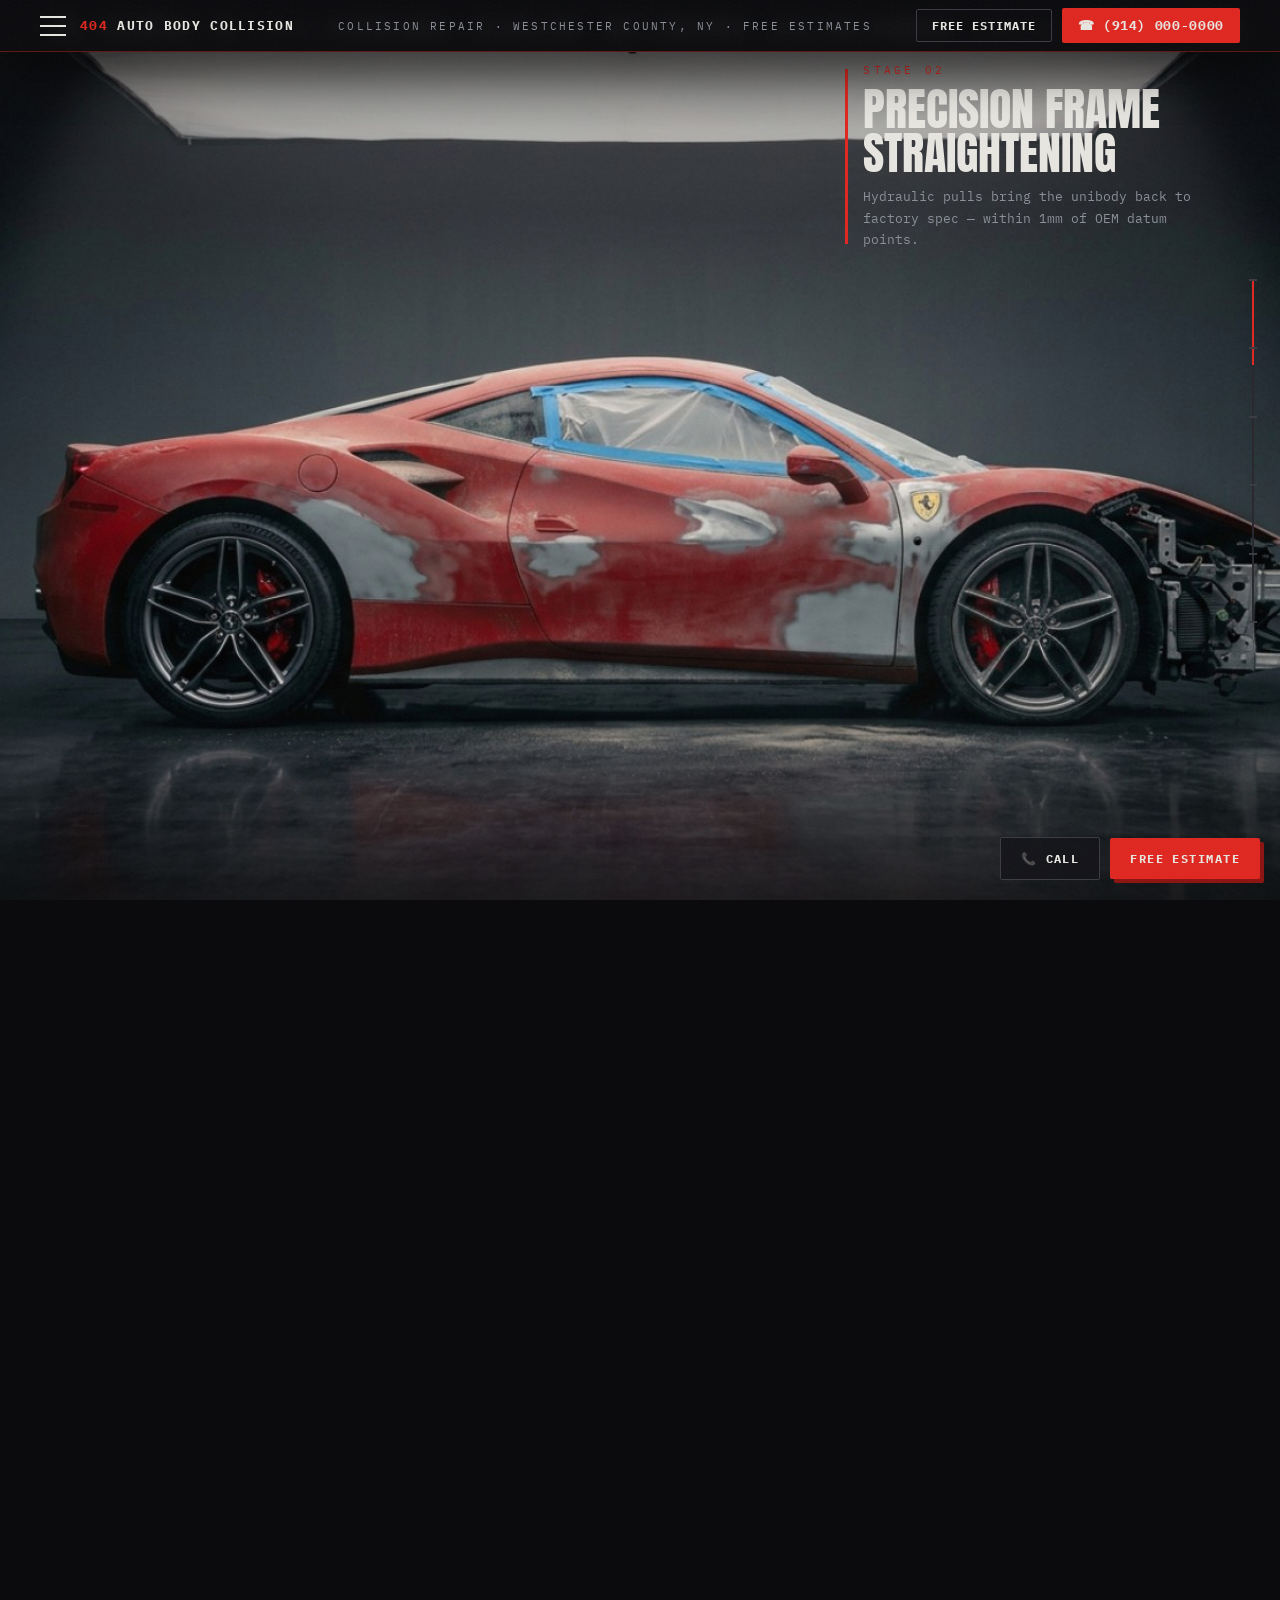
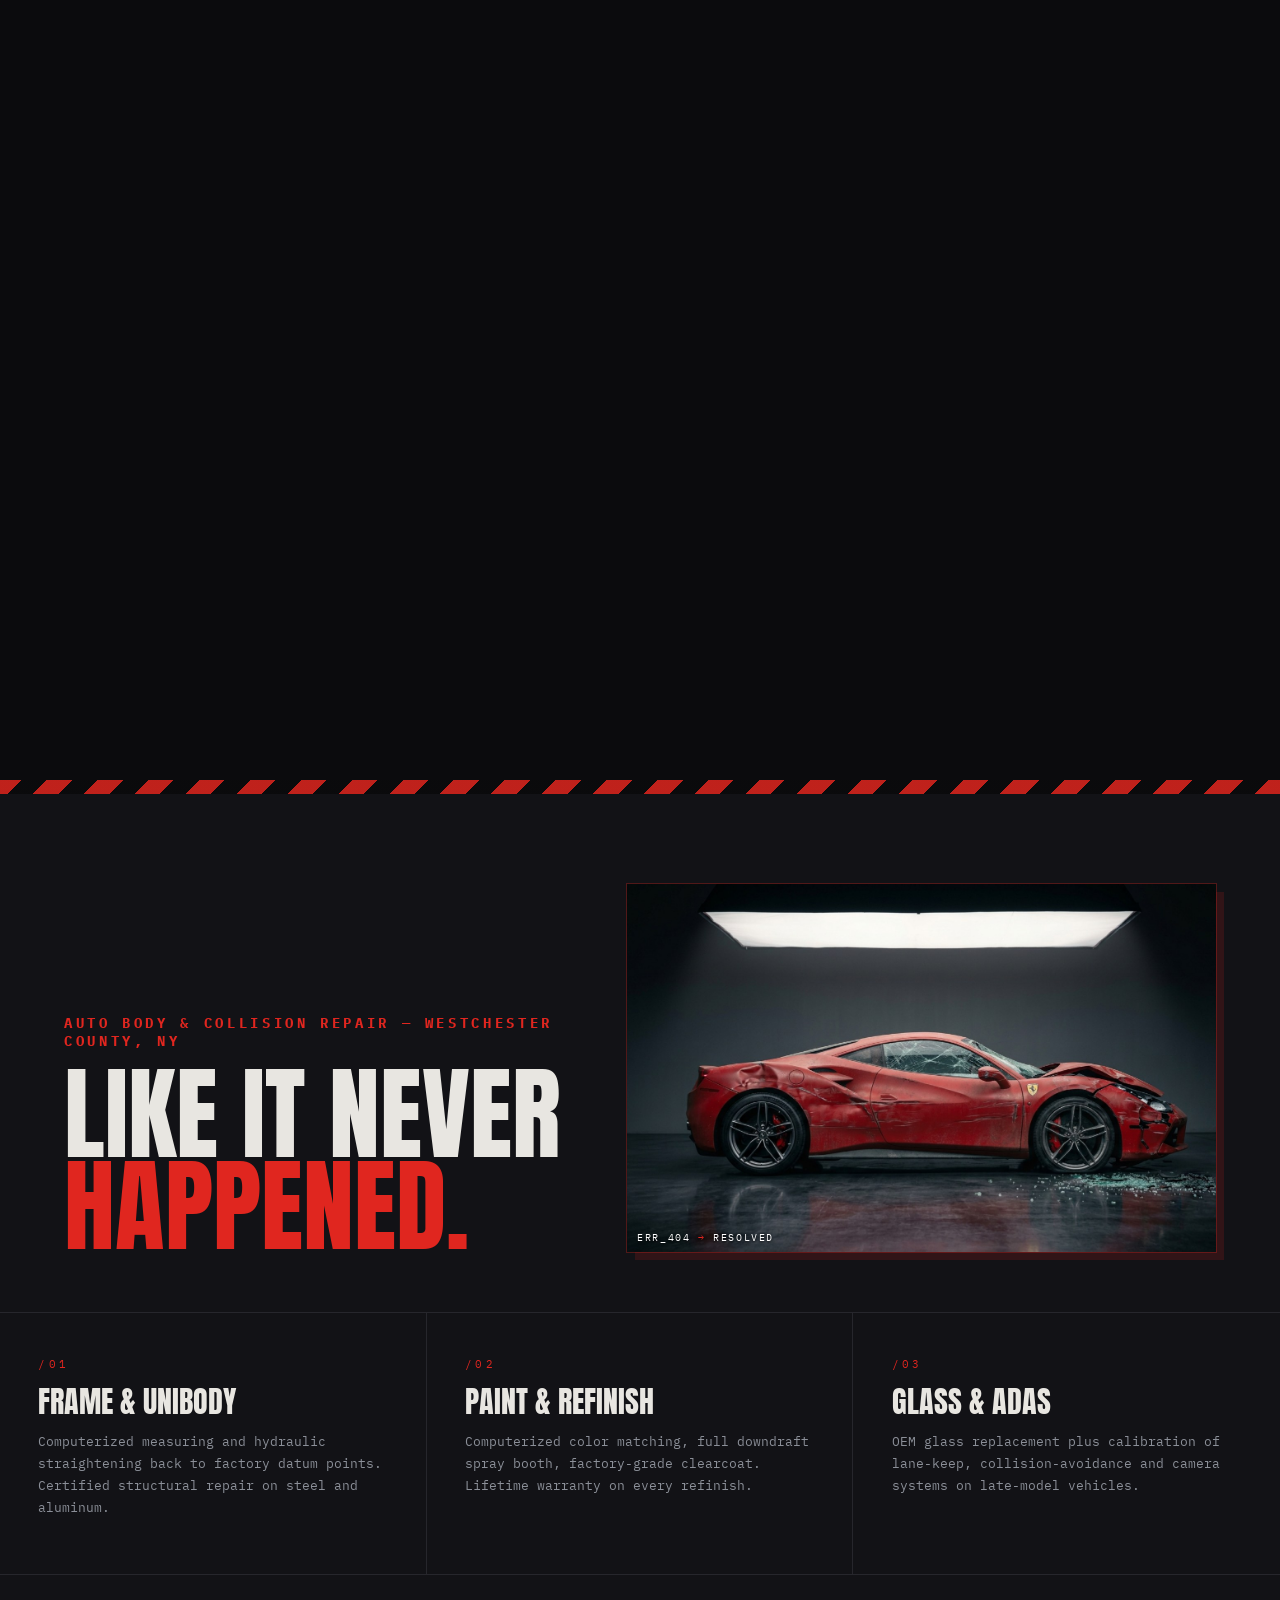
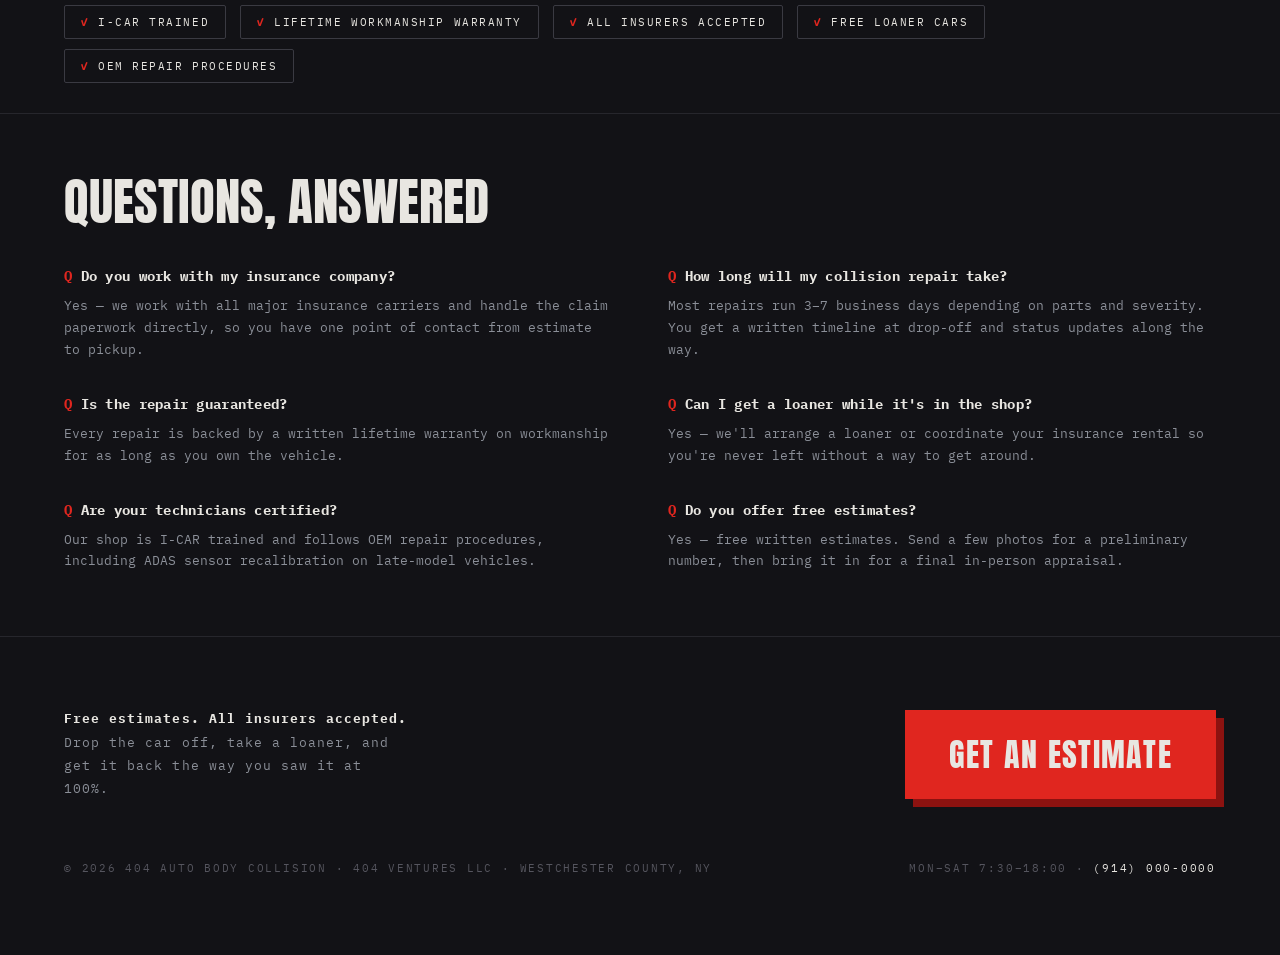
<file: index.html>
<!DOCTYPE html>
<html lang="en">
<head>
<meta charset="UTF-8">
<meta name="viewport" content="width=device-width, initial-scale=1.0">

<!-- ============ SEO ============ (TODO: replace 404autobody.com with the real domain once live) -->
<title>404 Auto Body Collision — Collision Repair &amp; Auto Body Shop in Westchester, NY</title>
<meta name="description" content="404 Auto Body Collision in Westchester County, NY. Expert collision repair, frame straightening, factory-matched paint, and glass &amp; ADAS calibration. Free estimates, all insurers accepted.">
<link rel="canonical" href="https://404autobody.com/">
<meta name="robots" content="noindex,follow">
<meta name="geo.region" content="US-NY">
<meta name="geo.placename" content="Westchester County, New York">
<meta name="theme-color" content="#0b0b0d">
<meta property="og:type" content="website">
<meta property="og:title" content="404 Auto Body Collision — Collision Repair in Westchester, NY">
<meta property="og:description" content="Expert collision repair &amp; auto body work in Westchester County, NY. Free estimates, all insurers accepted.">
<meta property="og:image" content="https://404autobody.com/img/stage_4.jpg">
<meta property="og:url" content="https://404autobody.com/">
<meta name="twitter:card" content="summary_large_image">

<link rel="icon" href="favicon.ico" sizes="32x32">
<link rel="icon" type="image/png" href="img/favicon-32.png" sizes="32x32">
<link rel="apple-touch-icon" href="img/favicon-180.png">

<link rel="preload" as="image" href="img/stage_0.jpg">
<link rel="preconnect" href="https://fonts.googleapis.com">
<link rel="preconnect" href="https://fonts.gstatic.com" crossorigin>
<link href="https://fonts.googleapis.com/css2?family=Anton&family=IBM+Plex+Mono:wght@400;500;700&display=swap" rel="stylesheet">
<style>
:root{
  --ink:#0b0b0d;
  --ink2:#121216;
  --steel:#8b8f98;
  --bone:#e8e6e1;
  --red:#e0261f;
  --red-deep:#8c1210;
  --mono:'IBM Plex Mono', ui-monospace, monospace;
  --display:'Anton', 'Arial Narrow', Impact, sans-serif;
}
*{margin:0;padding:0;box-sizing:border-box}
html{scroll-behavior:auto}
body{
  background:var(--ink);
  color:var(--bone);
  font-family:var(--mono);
  overflow-x:hidden;
}
::selection{background:var(--red);color:var(--bone)}

/* grain overlay */
body::after{
  content:"";position:fixed;inset:0;pointer-events:none;z-index:50;opacity:.05;
  background-image:url("data:image/svg+xml,%3Csvg xmlns='http://www.w3.org/2000/svg' width='120' height='120'%3E%3Cfilter id='n'%3E%3CfeTurbulence type='fractalNoise' baseFrequency='0.9' numOctaves='2'/%3E%3C/filter%3E%3Crect width='120' height='120' filter='url(%23n)' opacity='1'/%3E%3C/svg%3E");
}

/* caution tape accent */
.tape{
  height:14px;width:100%;
  background:repeating-linear-gradient(-45deg,var(--red) 0 18px,var(--ink) 18px 36px);
  opacity:.85;
}

/* ============ SCRUB SECTION ============ */
.scrub{height:620vh;position:relative}
.stage{position:sticky;top:0;height:100vh;overflow:hidden}
canvas{position:absolute;inset:0;width:100%;height:100%;display:block}

/* HUD chrome over canvas */
/* burger + slide-out nav drawer */
.tb-left{display:flex;align-items:center;gap:14px}
.burger{width:26px;height:20px;position:relative;background:none;border:0;padding:0;cursor:pointer;flex:0 0 auto}
.burger span{position:absolute;left:0;width:100%;height:2px;background:var(--bone);transition:transform .28s ease, opacity .2s ease}
.burger span:nth-child(1){top:0}
.burger span:nth-child(2){top:9px}
.burger span:nth-child(3){top:18px}
body.nav-open .burger span:nth-child(1){transform:translateY(9px) rotate(45deg)}
body.nav-open .burger span:nth-child(2){opacity:0}
body.nav-open .burger span:nth-child(3){transform:translateY(-9px) rotate(-45deg)}
.burger:focus-visible{outline:2px solid var(--bone);outline-offset:4px}

/* transparent click-catcher (no dim, so the hero stays visible) */
.nav-backdrop{position:fixed;inset:0;z-index:43;background:transparent;pointer-events:none}
body.nav-open .nav-backdrop{pointer-events:auto}
/* compact dropdown that rolls DOWN from under the action bar */
.nav-drawer{position:fixed;top:52px;left:0;right:0;z-index:44;
  display:flex;align-items:center;padding:9px clamp(14px,4vw,40px);max-height:calc(100vh - 52px);overflow-y:auto;
  background:rgba(11,11,13,.95);backdrop-filter:blur(14px);-webkit-backdrop-filter:blur(14px);
  border-bottom:1px solid rgba(224,38,31,.45);box-shadow:0 22px 44px rgba(0,0,0,.55);
  transform:translateY(-100%);transition:transform .32s cubic-bezier(.4,0,.2,1)}
body.nav-open .nav-drawer{transform:translateY(0)}
.nd-head{display:none}
/* single line on desktop — scrolls horizontally if it can't all fit */
.nav-drawer nav{display:flex;flex-wrap:nowrap;align-items:center;gap:1px;
  flex:1;min-width:0;overflow-x:auto;scrollbar-width:none}
.nav-drawer nav::-webkit-scrollbar{display:none}
/* mobile: wrap into a normal stacked menu instead of a hidden side-scroll */
@media (max-width:640px){
  .nav-drawer nav{flex-wrap:wrap;overflow-x:visible;gap:2px}
  .nav-drawer .nd-group{flex-basis:100%;border-left:0;margin-left:0;padding:12px 4px 3px}
  .nav-drawer .nd-link{padding:9px 8px;font-size:12px}
}
.nd-link{flex:0 0 auto;font-family:var(--mono);font-size:11px;letter-spacing:.05em;text-transform:uppercase;
  color:var(--bone);text-decoration:none;padding:7px 10px;border-radius:2px;white-space:nowrap;transition:background .15s ease, color .15s ease}
.nd-link:hover{background:rgba(224,38,31,.16);color:#fff}
.nd-group{flex:0 0 auto;font-family:var(--mono);font-size:9px;letter-spacing:.18em;text-transform:uppercase;
  color:var(--steel);padding:0 3px 0 9px;margin-left:5px;border-left:1px solid #3a3a42;white-space:nowrap}
.nd-cta{display:none}   /* moved up into the action bar next to the phone */
.nd-link:focus-visible{outline:2px solid var(--bone);outline-offset:2px}

/* slim persistent action bar */
.topbar{position:fixed;top:0;left:0;right:0;z-index:45;height:52px;
  display:flex;align-items:center;justify-content:space-between;gap:16px;
  padding:0 clamp(14px,4vw,40px);
  background:rgba(11,11,13,.72);backdrop-filter:blur(10px);-webkit-backdrop-filter:blur(10px);
  border-bottom:1px solid rgba(224,38,31,.35);font-family:var(--mono);text-transform:uppercase}
.tb-brand{font-weight:700;font-size:13px;letter-spacing:.1em;color:var(--bone);text-decoration:none;white-space:nowrap}
.tb-404{color:var(--red)}
.tb-mid{font-size:11px;letter-spacing:.2em;color:var(--steel);white-space:nowrap;overflow:hidden;text-overflow:ellipsis}
.tb-right{display:flex;align-items:center;gap:10px}
.tb-est{font-family:var(--mono);font-weight:700;font-size:12px;letter-spacing:.08em;text-transform:uppercase;
  color:var(--bone);text-decoration:none;border:1px solid #3a3a42;padding:8px 15px;border-radius:2px;white-space:nowrap}
.tb-est:hover{border-color:var(--red);color:#fff}
.tb-call{font-weight:700;font-size:13px;letter-spacing:.05em;color:var(--bone);text-decoration:none;
  background:var(--red);padding:9px 16px;border-radius:2px;white-space:nowrap}
.tb-call:hover{filter:brightness(1.08)}
.tb-est:focus-visible,.tb-call:focus-visible,.tb-brand:focus-visible{outline:2px solid var(--bone);outline-offset:3px}
@media (max-width:820px){ .tb-mid{display:none} }
@media (max-width:640px){ .tb-name{display:none} }   /* keep just "404" so the phone always fits */
@media (max-width:560px){ .tb-est{display:none} .tb-call{padding:8px 12px;font-size:12px} }

/* brand wordmark overlay (fades out via JS as scroll progresses) */
.brandmark{position:absolute;top:clamp(78px,12vh,140px);left:0;right:0;text-align:center;
  z-index:7;pointer-events:none;will-change:opacity}
.sr-only{position:absolute;width:1px;height:1px;margin:-1px;padding:0;overflow:hidden;
  clip:rect(0 0 0 0);white-space:nowrap;border:0}
.bm-logo{position:relative;display:inline-block;width:clamp(300px,44vw,620px)}
.bm-logo img{display:block;width:100%;height:auto;filter:drop-shadow(0 3px 20px rgba(0,0,0,.6))}
.bm-logo .bm-glitch{position:absolute;inset:0;opacity:0;animation:bmGlitch 8s steps(1,end) infinite}
@keyframes bmGlitch{
  0%,44%{opacity:0}
  45%{opacity:1} 46%{opacity:0} 47%{opacity:.9} 48%{opacity:0}
  49%,89%{opacity:0}
  90%{opacity:1} 91%{opacity:0} 92%{opacity:.9} 93%{opacity:0}
  94%,100%{opacity:0}
}
@media (prefers-reduced-motion: reduce){ .bm-logo .bm-glitch{display:none} }
.brandmark p{font-family:var(--mono);font-size:clamp(9px,1.15vw,12px);letter-spacing:.3em;
  text-transform:uppercase;color:var(--steel);margin-top:11px}

.hud{position:absolute;inset:0;pointer-events:none;z-index:5}
.hud-corner{position:absolute;font-size:11px;letter-spacing:.18em;text-transform:uppercase;color:var(--steel)}
.hud-tl{top:22px;left:24px}
.hud-tl b{color:var(--bone)}
.hud-tr{bottom:20px;right:26px;text-align:right}
.hud-pct{font-family:var(--display);font-size:clamp(40px,6vw,84px);line-height:1;color:var(--bone)}
.hud-pct span{color:var(--red)}
.hud-tr .lbl{font-size:10px;letter-spacing:.3em;color:var(--steel)}
.hud-bl{bottom:22px;left:24px;color:#55555e}

/* progress rail */
.rail{position:absolute;right:26px;top:50%;transform:translateY(-50%);
  width:2px;height:38vh;background:#26262c}
.rail-fill{position:absolute;top:0;left:0;width:100%;height:0%;background:var(--red)}
.rail-tick{position:absolute;left:-3px;width:8px;height:2px;background:#3a3a42}

/* stage callouts */
.callout{
  position:absolute;max-width:340px;opacity:0;transform:translateY(24px);
  transition:none;z-index:6;pointer-events:none;
}
.callout .no{font-size:11px;letter-spacing:.3em;color:var(--red);text-transform:uppercase;margin-bottom:10px}
.callout h3{font-family:var(--display);font-weight:400;text-transform:uppercase;
  font-size:clamp(28px,3.6vw,46px);line-height:.95;color:var(--bone);margin-bottom:12px}
.callout p{font-size:12.5px;line-height:1.7;color:var(--steel)}
.callout::before{content:"";position:absolute;left:-18px;top:6px;bottom:6px;width:3px;background:var(--red)}
.co-left{left:clamp(28px,6vw,90px);top:7vh}
.co-right{right:clamp(28px,6vw,90px);top:7vh;text-align:left}

/* ============ OUTRO ============ */
.outro{position:relative;background:var(--ink2);padding:0 0 80px}
.outro-head{padding:90px clamp(20px,5vw,64px) 60px;border-bottom:1px solid #26262c}
.outro-head-row{display:flex;align-items:flex-end;justify-content:space-between;gap:40px;flex-wrap:wrap}
.outro-head h2{font-family:var(--display);font-weight:400;text-transform:uppercase;
  font-size:clamp(44px,8vw,120px);line-height:.9;flex:1 1 380px}
.outro-head h2 span{color:var(--red)}
.outro-copy{flex:1 1 380px}
.kw-h1{font-family:var(--mono);font-weight:700;font-size:clamp(11px,1.3vw,14px);
  letter-spacing:.26em;text-transform:uppercase;color:var(--red);margin:0 0 18px}

/* 404 glitch panel: crashed frame corrupts → resolves to pristine, loops */
.glitch404{
  position:relative;flex:0 0 auto;width:clamp(360px,46vw,700px);aspect-ratio:16/10;overflow:hidden;
  background:#000;box-shadow:0 0 0 1px rgba(224,38,31,.3), 8px 8px 0 rgba(224,38,31,.15);
}
.glitch404 img{position:absolute;inset:0;width:100%;height:100%;object-fit:cover;display:block}
.glitch404 .g-base{z-index:1}
.glitch404 .g-target{z-index:2;opacity:0;animation:gReveal 4.5s steps(1,end) infinite}
.glitch404 .g-glitch{z-index:3;opacity:0;animation:gGlitchFlash 4.5s steps(1,end) infinite}
.g-tag{position:absolute;left:10px;bottom:8px;z-index:5;font-size:10px;letter-spacing:.16em;
  color:#fff;text-transform:uppercase;text-shadow:0 1px 3px rgba(0,0,0,.9)}
.g-tag span{color:var(--red)}
@keyframes gReveal{
  0%,50%{opacity:0}
  51%{opacity:1}
  51%,87%{opacity:1}
  93%{opacity:0}
  94%,100%{opacity:0}
}
/* real AI-rendered glitch photo (img/stage_glitch.jpg) strobes on top during the two switch windows */
@keyframes gGlitchFlash{
  0%,44%{opacity:0}
  45%{opacity:.9} 46%{opacity:0} 47%{opacity:1} 48%{opacity:0} 49%{opacity:.85} 50%{opacity:0}
  51%,87%{opacity:0}
  88%{opacity:.9} 89%{opacity:0} 90%{opacity:1} 91%{opacity:0} 92%{opacity:.85} 93%{opacity:0}
  94%,100%{opacity:0}
}
@media (prefers-reduced-motion: reduce){
  .glitch404 .g-target{opacity:1;animation:none}
  .glitch404 .g-glitch{display:none}
}
.services{display:grid;grid-template-columns:repeat(3,1fr);border-bottom:1px solid #26262c}
.svc{padding:44px clamp(20px,3vw,48px) 56px;border-right:1px solid #26262c;position:relative}
.svc:last-child{border-right:0}
.svc .num{font-size:11px;letter-spacing:.3em;color:var(--red)}
.svc h3{font-family:var(--display);font-weight:400;text-transform:uppercase;
  font-size:clamp(20px,2.4vw,30px);margin:16px 0 14px;line-height:1}
.svc p{font-size:12.5px;line-height:1.75;color:var(--steel)}

/* trust strip */
.trust{list-style:none;display:flex;flex-wrap:wrap;gap:10px 14px;align-items:center;
  padding:30px clamp(20px,5vw,64px);border-bottom:1px solid #26262c}
.trust li{font-family:var(--mono);font-size:11px;letter-spacing:.14em;text-transform:uppercase;
  color:var(--bone);padding:9px 16px;border:1px solid #3a3a42;border-radius:2px;position:relative}
.trust li::before{content:"✓ ";color:var(--red);font-weight:700}

/* FAQ */
.faq{padding:64px clamp(20px,5vw,64px);border-bottom:1px solid #26262c}
.faq-head{font-family:var(--display);font-weight:400;text-transform:uppercase;
  font-size:clamp(28px,4vw,52px);line-height:.95;margin-bottom:40px}
.faq-grid{display:grid;grid-template-columns:1fr 1fr;gap:34px 56px}
.faq-item h3{font-family:var(--mono);font-weight:700;font-size:14px;letter-spacing:.02em;
  color:var(--bone);margin-bottom:10px}
.faq-item h3::before{content:"Q ";color:var(--red)}
.faq-item p{font-size:12.5px;line-height:1.75;color:var(--steel)}

.cta{display:flex;flex-wrap:wrap;align-items:center;justify-content:space-between;
  gap:28px;padding:70px clamp(20px,5vw,64px) 20px}
.cta .line{font-size:13px;color:var(--steel);letter-spacing:.08em;max-width:44ch;line-height:1.8}
.cta .line b{color:var(--bone)}
.btn{
  font-family:var(--display);text-transform:uppercase;text-decoration:none;
  font-size:clamp(20px,2.6vw,32px);letter-spacing:.04em;color:var(--bone);
  background:var(--red);padding:20px 44px;display:inline-block;
  box-shadow:8px 8px 0 var(--red-deep);transition:transform .15s ease, box-shadow .15s ease;
}
.btn:hover{transform:translate(4px,4px);box-shadow:2px 2px 0 var(--red-deep)}
.btn:focus-visible,.float-cta a:focus-visible,footer a:focus-visible,.cta a:focus-visible{
  outline:2px solid var(--bone);outline-offset:3px}
footer{padding:40px clamp(20px,5vw,64px) 0;font-size:11px;letter-spacing:.16em;
  text-transform:uppercase;color:#55555e;display:flex;justify-content:space-between;flex-wrap:wrap;gap:12px}
footer a{color:var(--bone);text-decoration:none}

/* floating tap-to-call / estimate CTA — the only above-fold contact after the hero was removed */
.float-cta{position:fixed;right:20px;bottom:20px;z-index:40;display:flex;gap:10px;align-items:center}
.float-cta a{font-family:var(--mono);font-weight:700;font-size:12px;letter-spacing:.12em;
  text-transform:uppercase;text-decoration:none;padding:13px 20px;border-radius:2px;transition:transform .15s ease}
.float-cta a:hover{transform:translateY(-2px)}
.float-cta .fc-call{color:var(--bone);background:rgba(18,18,22,.82);border:1px solid #3a3a42;backdrop-filter:blur(6px)}
.float-cta .fc-est{color:var(--bone);background:var(--red);box-shadow:4px 4px 0 var(--red-deep)}
@media (max-width:560px){ .float-cta .fc-call span{display:none} .float-cta a{padding:13px 16px} }

@media (max-width:820px){
  .hud-tl .sub{display:none}
  .hud-tl{max-width:38vw}
  .hud-pct{font-size:44px}
  .outro-head-row{flex-direction:column;align-items:flex-start}
  .outro-copy,.outro-head h2{flex:0 0 auto}   /* drop desktop 380px basis so no giant gap on mobile */
  .glitch404{width:100%;max-width:440px}
  .services{grid-template-columns:1fr}
  .svc{border-right:0;border-bottom:1px solid #26262c}
  .faq-grid{grid-template-columns:1fr;gap:26px}
  .co-left{top:6vh}
  .co-right{top:6vh;right:auto;left:clamp(28px,6vw,90px)}
  .callout{max-width:260px}
  .rail{display:none}
}
</style>

<!-- ============ AutoBodyShop structured data ============
     ⚠️ DO NOT DEPLOY UNTIL every "REPLACE_BEFORE_LAUNCH" value below is real, the domain
     resolves, and every value is IDENTICAL to the Google Business Profile (NAP consistency).
     The `geo` block was intentionally REMOVED so no plausible-but-wrong coordinates can ship
     by accident — paste real GBP-derived lat/long (5-decimal precision) when the address is
     confirmed, plus a `sameAs` array of the real GBP / Facebook / Yelp URLs.
     Deliberately NO aggregateRating/review markup — self-serving review markup on your own
     shop violates Google's review-snippet guidelines. -->
<script type="application/ld+json">
{
  "@context": "https://schema.org",
  "@type": "AutoBodyShop",
  "name": "404 Auto Body Collision",
  "url": "https://404autobody.com/",
  "image": "https://404autobody.com/img/stage_4.jpg",
  "telephone": "REPLACE_BEFORE_LAUNCH",
  "priceRange": "$$",
  "address": {
    "@type": "PostalAddress",
    "streetAddress": "REPLACE_BEFORE_LAUNCH",
    "addressLocality": "REPLACE_BEFORE_LAUNCH",
    "addressRegion": "NY",
    "postalCode": "REPLACE_BEFORE_LAUNCH",
    "addressCountry": "US"
  },
  "areaServed": [
    { "@type": "City", "name": "White Plains" },
    { "@type": "City", "name": "Yonkers" },
    { "@type": "City", "name": "New Rochelle" },
    { "@type": "City", "name": "Mount Vernon" },
    { "@type": "AdministrativeArea", "name": "Westchester County" }
  ],
  "openingHoursSpecification": [{
    "@type": "OpeningHoursSpecification",
    "dayOfWeek": ["Monday","Tuesday","Wednesday","Thursday","Friday","Saturday"],
    "opens": "07:30",
    "closes": "18:00"
  }],
  "hasOfferCatalog": {
    "@type": "OfferCatalog",
    "name": "Collision & Auto Body Services",
    "itemListElement": [
      { "@type": "Offer", "itemOffered": { "@type": "Service", "name": "Collision Repair" } },
      { "@type": "Offer", "itemOffered": { "@type": "Service", "name": "Frame & Unibody Straightening" } },
      { "@type": "Offer", "itemOffered": { "@type": "Service", "name": "Auto Body Paint & Refinish" } },
      { "@type": "Offer", "itemOffered": { "@type": "Service", "name": "Auto Glass Replacement & ADAS Calibration" } }
    ]
  }
}
</script>

<!-- FAQPage structured data — mirrors the visible FAQ section verbatim (Google requires the
     answer text to be present on the page). Eligible for FAQ rich results / People-Also-Ask. -->
<script type="application/ld+json">
{
  "@context": "https://schema.org",
  "@type": "FAQPage",
  "mainEntity": [
    { "@type": "Question", "name": "Do you work with my insurance company?",
      "acceptedAnswer": { "@type": "Answer", "text": "Yes — we work with all major insurance carriers and handle the claim paperwork directly, so you have one point of contact from estimate to pickup." } },
    { "@type": "Question", "name": "How long will my collision repair take?",
      "acceptedAnswer": { "@type": "Answer", "text": "Most repairs run 3–7 business days depending on parts and severity. You get a written timeline at drop-off and status updates along the way." } },
    { "@type": "Question", "name": "Is the repair guaranteed?",
      "acceptedAnswer": { "@type": "Answer", "text": "Every repair is backed by a written lifetime warranty on workmanship for as long as you own the vehicle." } },
    { "@type": "Question", "name": "Can I get a loaner while it's in the shop?",
      "acceptedAnswer": { "@type": "Answer", "text": "Yes — we'll arrange a loaner or coordinate your insurance rental so you're never left without a way to get around." } },
    { "@type": "Question", "name": "Are your technicians certified?",
      "acceptedAnswer": { "@type": "Answer", "text": "Our shop is I-CAR trained and follows OEM repair procedures, including ADAS sensor recalibration on late-model vehicles." } },
    { "@type": "Question", "name": "Do you offer free estimates?",
      "acceptedAnswer": { "@type": "Answer", "text": "Yes — free written estimates. Send a few photos for a preliminary number, then bring it in for a final in-person appraisal." } }
  ]
}
</script>
</head>
<body>

<!-- slim always-visible action bar — identity + location + phone on screen the instant
     a (stressed) customer lands, no scrolling required -->
<header class="topbar">
  <div class="tb-left">
    <button class="burger" id="navToggle" aria-label="Open menu" aria-expanded="false" aria-controls="navDrawer">
      <span></span><span></span><span></span>
    </button>
    <a class="tb-brand" href="#top" aria-label="404 Auto Body Collision"><span class="tb-404">404</span><span class="tb-name">&nbsp;Auto Body Collision</span></a>
  </div>
  <div class="tb-mid">Collision Repair · Westchester County, NY · Free Estimates</div>
  <div class="tb-right"><a class="tb-est" href="estimate.html">Free Estimate</a><a class="tb-call" href="tel:+19140000000"><span class="tb-ico" aria-hidden="true">&#9742;</span> (914)&nbsp;000-0000</a></div>
</header>

<!-- slide-out nav — maps the full site: existing sections jump in-page,
     service/city pages still to build are marked "soon" -->
<div class="nav-backdrop" id="navBackdrop"></div>
<aside class="nav-drawer" id="navDrawer" aria-hidden="true" aria-label="Site menu">
  <div class="nd-head"><span class="tb-404">404</span> Auto Body Collision</div>
  <nav>
    <a class="nd-link" href="#top" data-nav>Home</a>
    <a class="nd-link" href="#services" data-nav>Our Services</a>
    <a class="nd-link" href="#faq" data-nav>FAQ</a>

    <div class="nd-group">Services</div>
    <a class="nd-link" href="services/collision-repair.html">Collision Repair</a>
    <a class="nd-link" href="services/auto-body-paint.html">Auto Body Paint</a>
    <a class="nd-link" href="services/dent-frame-repair.html">Dent &amp; Frame Repair</a>
    <a class="nd-link" href="services/glass-adas-calibration.html">Glass &amp; ADAS Calibration</a>

    <div class="nd-group">Service Areas</div>
    <a class="nd-link" href="areas/white-plains.html">White Plains</a>
    <a class="nd-link" href="areas/yonkers.html">Yonkers</a>
    <a class="nd-link" href="areas/new-rochelle.html">New Rochelle</a>
    <a class="nd-link" href="areas/mount-vernon.html">Mount Vernon</a>
  </nav>
  <a class="nd-cta" href="estimate.html">Get a Free Estimate</a>
</aside>

<!-- floating contact CTA — persistent tap-to-call + estimate (highest conversion element per research) -->
<div class="float-cta">
  <a class="fc-call" href="tel:+19140000000" aria-label="Call 404 Auto Body Collision">📞 <span>Call</span></a>
  <a class="fc-est" href="estimate.html">Free Estimate</a>
</div>

<!-- ================= SCRUB ================= -->
<section class="scrub" id="scrub">
  <div class="stage">
    <canvas id="cv" role="img" aria-label="A wrecked car being repaired to showroom condition as you scroll — collision repair by 404 Auto Body Collision in Westchester, NY"></canvas>

    <!-- brand logo (H1 kept for SEO, visually hidden) — fades out as the repair begins,
         glitch twin strobes on the same rhythm as the outro panel -->
    <div class="brandmark" id="brandmark">
      <h1 class="sr-only">404 Auto Body Collision — Auto Body &amp; Collision Repair, Westchester County, NY</h1>
      <div class="bm-logo">
        <img class="bm-base" src="img/logo.webp" width="1200" height="347" alt="404 Auto Body Collision">
        <img class="bm-glitch" src="img/logo_glitch.webp" width="1200" height="347" alt="" aria-hidden="true">
      </div>
      <p>Collision Repair · Westchester County, NY</p>
    </div>

    <div class="hud">
      <div class="rail"><div class="rail-fill" id="railFill"></div>
        <div class="rail-tick" style="top:0%"></div>
        <div class="rail-tick" style="top:20%"></div>
        <div class="rail-tick" style="top:40%"></div>
        <div class="rail-tick" style="top:60%"></div>
        <div class="rail-tick" style="top:80%"></div>
        <div class="rail-tick" style="top:100%"></div>
      </div>
    </div>

    <!-- stage callouts: data-a/data-b = progress window -->
    <div class="callout co-left"  data-a="0.08" data-b="0.17">
      <div class="no">Stage 01</div><h3>Full damage assessment</h3>
      <p>Laser measuring on the frame bench. Every millimeter of deviation documented before a single tool touches the car.</p>
    </div>
    <div class="callout co-right" data-a="0.19" data-b="0.33">
      <div class="no">Stage 02</div><h3>Precision frame straightening</h3>
      <p>Hydraulic pulls bring the unibody back to factory spec — within 1mm of OEM datum points.</p>
    </div>
    <div class="callout co-left"  data-a="0.37" data-b="0.51">
      <div class="no">Stage 03</div><h3>Panel &amp; bumper restoration</h3>
      <p>Dents rolled out, panels re-hung and gapped. New OEM bumper cover fitted and aligned.</p>
    </div>
    <div class="callout co-right" data-a="0.55" data-b="0.69">
      <div class="no">Stage 04</div><h3>OEM glass &amp; ADAS recalibration</h3>
      <p>Factory glass, new seals — and every camera and sensor recalibrated to spec.</p>
    </div>
    <div class="callout co-left"  data-a="0.73" data-b="0.87">
      <div class="no">Stage 05</div><h3>Factory-matched paint</h3>
      <p>Spectrophotometer color match, downdraft booth, ceramic clear. Indistinguishable from the day it left the plant.</p>
    </div>
    <div class="callout co-right" data-a="0.91" data-b="1.01">
      <div class="no">Stage 06</div><h3>Showroom ready.</h3>
      <p>Cut, polish, detail, quality inspection. Like the accident never happened.</p>
    </div>
  </div>
</section>

<div class="tape"></div>

<!-- ================= OUTRO ================= -->
<section class="outro">
  <div class="outro-head">
    <div class="outro-head-row">
      <div class="outro-copy">
        <p class="kw-h1">Auto Body &amp; Collision Repair — Westchester County, NY</p>
        <h2>Like it never <span>happened.</span></h2>
      </div>
      <div class="glitch404" aria-hidden="true">
        <img class="g-base" src="img/stage_0.jpg" width="1600" height="893" loading="lazy" alt="">
        <img class="g-target" src="img/stage_4.jpg" width="1600" height="893" loading="lazy" alt="">
        <img class="g-glitch" src="img/stage_glitch.jpg" width="1600" height="893" loading="lazy" alt="">
        <div class="g-tag">ERR_404 <span>→</span> RESOLVED</div>
      </div>
    </div>
  </div>
  <div class="services" id="services">
    <div class="svc"><div class="num">/01</div><h3>Frame &amp; Unibody</h3>
      <p>Computerized measuring and hydraulic straightening back to factory datum points. Certified structural repair on steel and aluminum.</p></div>
    <div class="svc"><div class="num">/02</div><h3>Paint &amp; Refinish</h3>
      <p>Computerized color matching, full downdraft spray booth, factory-grade clearcoat. Lifetime warranty on every refinish.</p></div>
    <div class="svc"><div class="num">/03</div><h3>Glass &amp; ADAS</h3>
      <p>OEM glass replacement plus calibration of lane-keep, collision-avoidance and camera systems on late-model vehicles.</p></div>
  </div>
  <!-- trust strip (retention/confidence signals) -->
  <ul class="trust">
    <li>I-CAR Trained</li>
    <li>Lifetime Workmanship Warranty</li>
    <li>All Insurers Accepted</li>
    <li>Free Loaner Cars</li>
    <li>OEM Repair Procedures</li>
  </ul>

  <!-- FAQ — answers the questions that build trust + FAQPage rich-result eligibility -->
  <div class="faq" id="faq">
    <h2 class="faq-head">Questions, answered</h2>
    <div class="faq-grid">
      <div class="faq-item"><h3>Do you work with my insurance company?</h3>
        <p>Yes — we work with all major insurance carriers and handle the claim paperwork directly, so you have one point of contact from estimate to pickup.</p></div>
      <div class="faq-item"><h3>How long will my collision repair take?</h3>
        <p>Most repairs run 3–7 business days depending on parts and severity. You get a written timeline at drop-off and status updates along the way.</p></div>
      <div class="faq-item"><h3>Is the repair guaranteed?</h3>
        <p>Every repair is backed by a written lifetime warranty on workmanship for as long as you own the vehicle.</p></div>
      <div class="faq-item"><h3>Can I get a loaner while it's in the shop?</h3>
        <p>Yes — we'll arrange a loaner or coordinate your insurance rental so you're never left without a way to get around.</p></div>
      <div class="faq-item"><h3>Are your technicians certified?</h3>
        <p>Our shop is I-CAR trained and follows OEM repair procedures, including ADAS sensor recalibration on late-model vehicles.</p></div>
      <div class="faq-item"><h3>Do you offer free estimates?</h3>
        <p>Yes — free written estimates. Send a few photos for a preliminary number, then bring it in for a final in-person appraisal.</p></div>
    </div>
  </div>

  <div class="cta">
    <p class="line"><b>Free estimates. All insurers accepted.</b><br>
      Drop the car off, take a loaner, and get it back the way you saw it at 100%.</p>
    <a class="btn" href="estimate.html">Get an estimate</a>
  </div>
  <footer>
    <span>© 2026 404 Auto Body Collision · 404 Ventures LLC · Westchester County, NY</span>
    <span>Mon–Sat 7:30–18:00 · <a href="tel:+19140000000">(914) 000-0000</a></span>
  </footer>
</section>

<script>
/* =========================================================================
   SCROLL-SCRUBBED REPAIR SEQUENCE
   The car is drawn procedurally in drawFrame(p, t):
     p = repair progress 0..1 (0 = wrecked, 1 = showroom)
     t = wall-clock seconds (idle effects: smoke, sparkle twinkle)
   To swap in a rendered image sequence later (Blender / AI frames), replace
   the body of drawFrame with:  ctx.drawImage(frames[Math.round(p*(N-1))],...)
   — the scroll / smoothing / HUD logic all stays identical.
   ========================================================================= */
const cv  = document.getElementById('cv');
const ctx = cv.getContext('2d');
let W = 0, H = 0, DPR = 1;

/* ---------- photoreal keyframes (AI-generated repair stages) ----------
   stage_0 wrecked → stage_1 filler/pull → stage_2 primer → stage_3 fresh paint → stage_4 showroom
   While they load (or if they 404), the procedural vector car below renders instead. */
const KEYFRAME_SRCS = ['img/stage_0.jpg','img/stage_1.jpg','img/stage_2.jpg','img/stage_3.jpg','img/stage_4.jpg'];
const keyframes = [];
let framesReady = false;
{
  let loaded = 0;
  KEYFRAME_SRCS.forEach((src,i)=>{
    const im = new Image();
    im.onload = ()=>{ if(++loaded === KEYFRAME_SRCS.length) framesReady = true; };
    im.src = src;
    keyframes[i] = im;
  });
}

function resize(){
  DPR = Math.min(window.devicePixelRatio || 1, 2);
  W = cv.clientWidth; H = cv.clientHeight;
  cv.width = W * DPR; cv.height = H * DPR;
  ctx.setTransform(DPR, 0, 0, DPR, 0, 0);
}
window.addEventListener('resize', resize);

/* ---------- helpers ---------- */
const clamp = (v,a,b)=>Math.max(a,Math.min(b,v));
const lerp  = (a,b,k)=>a+(b-a)*k;
// stage window: 0 before a, 1 after b, eased in between
function st(p,a,b){ const k = clamp((p-a)/(b-a),0,1); return k*k*(3-2*k); }
function lerpColor(c1,c2,k){
  return `rgb(${Math.round(lerp(c1[0],c2[0],k))},${Math.round(lerp(c1[1],c2[1],k))},${Math.round(lerp(c1[2],c2[2],k))})`;
}

/* ---------- car geometry (unit space: x 0..100 rear→front, ground y≈33.5) ---------- */
// top outline, rear bumper → nose
const BODY = [
  [2,25],[1.5,19],[5,15.5],[15,13.5],   // rear fascia + trunk
  [26,7],[38,4.5],[50,4.5],[57,6],      // rear glass + roof
  [68,12],[80,13.5],[91,15],            // windshield base + hood
  [97,17.5],[99,21],[98.5,25]           // nose
];
// crash deformation per point [dx,dy], applied ×damage
const DENT = [
  [0,0],[0.8,1.2],[0,1.8],[0,2.2],      // rear quarter crunch
  [0,1.0],[0,0.8],[0,0],[0,0.4],
  [0,3.2],[0,2.4],[-1,1.8],             // hood crumple
  [-2.2,1.6],[-2.6,0.6],[-1.5,0]        // nose pushed in
];
const GLASS = [[27,8],[49,5.8],[56,7],[64.5,11.5],[31,13]];
const FRONT_WHEEL = [79,26.5], REAR_WHEEL = [20,26.5], WHEEL_R = 7;

// deterministic pseudo-random (no Math.random — stable frames)
function rnd(i){ const x = Math.sin(i*127.1+311.7)*43758.5453; return x-Math.floor(x); }

// smoke particles (seeded)
const SMOKE = Array.from({length:14},(_,i)=>({
  ph:rnd(i), spd:.06+rnd(i+40)*.05, dx:(rnd(i+80)-.5)*10, r:1.6+rnd(i+120)*2.2
}));
// scratches: [x1,y1,x2,y2] on doors/quarter
const SCRATCHES = Array.from({length:7},(_,i)=>{
  const x = 24+rnd(i+7)*40, y = 14+rnd(i+17)*8;
  return [x,y,x+4+rnd(i+27)*9,y+(rnd(i+37)-.5)*3];
});
// windshield crack web endpoints from impact point
const CRACK_C = [60.5,8.8];
const CRACKS = Array.from({length:9},(_,i)=>{
  const a = rnd(i+3)*Math.PI*2, len = 2.5+rnd(i+13)*4.5;
  return [CRACK_C[0]+Math.cos(a)*len, CRACK_C[1]+Math.sin(a)*len*.6];
});
const SPARKLES = [[30,6],[55,5.5],[74,12.5],[90,15.5],[12,14]];

function drawFrame(p, t){
  ctx.clearRect(0,0,W,H);

  /* --- backdrop: garage gradient + light cone that warms as repair completes --- */
  const bg = ctx.createRadialGradient(W*.5,H*.42,80, W*.5,H*.5,Math.max(W,H)*.75);
  bg.addColorStop(0, `rgb(${26+14*p},${26+8*p},${30+6*p})`);
  bg.addColorStop(1, '#0b0b0d');
  ctx.fillStyle = bg; ctx.fillRect(0,0,W,H);

  // overhead light cone
  ctx.save();
  ctx.globalAlpha = .05 + .10*p;
  const cone = ctx.createLinearGradient(0,0,0,H*.8);
  cone.addColorStop(0,'#fff8ec'); cone.addColorStop(1,'transparent');
  ctx.fillStyle = cone;
  ctx.beginPath();
  ctx.moveTo(W*.38,0); ctx.lineTo(W*.62,0); ctx.lineTo(W*.80,H*.8); ctx.lineTo(W*.20,H*.8);
  ctx.closePath(); ctx.fill();
  ctx.restore();

  /* --- car transform --- */
  const CW = Math.min(W*.66, 940);
  const S  = CW/100;
  const cx = (W-CW)/2, groundY = H*.55 + 33.5*S*0; // computed via unit ground below
  const oy = H*.60 - 33.5*S;   // ground (y=33.5 units) sits at 60% viewport height
  const dmg = 1 - st(p, .05, .45);        // structural damage factor
  const flat = 1 - st(p, .35, .52);       // flat front tire
  const bumperOff = 1 - st(p, .38, .55);  // hanging bumper
  const crackA = 1 - st(p, .55, .70);     // glass cracks
  const scratchA = 1 - st(p, .58, .80);   // scratches
  const paintK = st(p, .70, .88);         // dull → factory red
  const glossA = st(p, .82, 1);           // clearcoat gloss
  const smokeA = 1 - st(p, .02, .28);     // engine smoke

  ctx.save();
  ctx.translate(cx, oy);
  // wrecked car sags nose-down a touch
  ctx.translate(50*S, 20*S); ctx.rotate(dmg*0.018); ctx.translate(-50*S, -20*S);

  const U = (x,y)=>[x*S, y*S];

  /* ground shadow */
  ctx.save();
  ctx.globalAlpha = .5;
  const sh = ctx.createRadialGradient(50*S,34.5*S,4, 50*S,34.5*S, 52*S);
  sh.addColorStop(0,'rgba(0,0,0,.85)'); sh.addColorStop(1,'transparent');
  ctx.fillStyle = sh;
  ctx.beginPath(); ctx.ellipse(50*S,34.6*S, 52*S, 4.2*S, 0, 0, Math.PI*2); ctx.fill();
  ctx.restore();

  /* glass shards on ground near nose (early damage only) */
  const shardA = 1 - st(p,.15,.4);
  if (shardA > .01){
    ctx.save(); ctx.globalAlpha = shardA*.8; ctx.fillStyle = '#aebfc9';
    for(let i=0;i<8;i++){
      const sx=(84+rnd(i+55)*16)*S, sy=(33.2+rnd(i+65)*1.6)*S, r=(0.5+rnd(i+75)*0.8)*S;
      ctx.beginPath(); ctx.moveTo(sx,sy); ctx.lineTo(sx+r,sy-r*.7); ctx.lineTo(sx+r*1.6,sy); ctx.closePath(); ctx.fill();
    }
    ctx.restore();
  }

  /* body path with damage offsets */
  function bodyPath(){
    ctx.beginPath();
    const pts = BODY.map((pt,i)=>[ (pt[0]+DENT[i][0]*dmg)*S, (pt[1]+DENT[i][1]*dmg)*S ]);
    ctx.moveTo(pts[0][0], pts[0][1]);
    for(let i=1;i<pts.length-1;i++){
      const mx=(pts[i][0]+pts[i+1][0])/2, my=(pts[i][1]+pts[i+1][1])/2;
      ctx.quadraticCurveTo(pts[i][0],pts[i][1],mx,my);
    }
    const L=pts[pts.length-1];
    ctx.lineTo(L[0],L[1]);
    // bottom edge with wheel arches (front → rear)
    ctx.lineTo(90*S, 25.5*S);
    ctx.arc(FRONT_WHEEL[0]*S, 25.5*S, 8.5*S, 0, Math.PI, true);
    ctx.lineTo(28.5*S, 25.5*S);
    ctx.arc(REAR_WHEEL[0]*S, 25.5*S, 8.5*S, 0, Math.PI, true);
    ctx.closePath();
  }

  /* wheels (behind body) */
  function wheel(wx, squash){
    ctx.save();
    ctx.translate(wx*S, 26.5*S + WHEEL_R*S*squash*.22);
    ctx.scale(1, 1-squash*.22);
    ctx.fillStyle = '#17171b';
    ctx.beginPath(); ctx.arc(0,0,WHEEL_R*S,0,Math.PI*2); ctx.fill();
    ctx.strokeStyle = '#000'; ctx.lineWidth = S*.7; ctx.stroke();
    // rim
    ctx.fillStyle = lerpColor([70,72,80],[168,172,184],paintK);
    ctx.beginPath(); ctx.arc(0,0,4*S,0,Math.PI*2); ctx.fill();
    ctx.strokeStyle = '#26262c'; ctx.lineWidth = S*.5;
    for(let i=0;i<5;i++){
      const a=i*Math.PI*2/5 + p*2;
      ctx.beginPath(); ctx.moveTo(0,0); ctx.lineTo(Math.cos(a)*3.6*S, Math.sin(a)*3.6*S); ctx.stroke();
    }
    ctx.fillStyle = '#0d0d10';
    ctx.beginPath(); ctx.arc(0,0,1.1*S,0,Math.PI*2); ctx.fill();
    ctx.restore();
  }
  wheel(REAR_WHEEL[0], 0);
  wheel(FRONT_WHEEL[0], flat);

  /* paint fill */
  const dull = [92,26,22], factory = [210,35,42];
  const topC = lerpColor([dull[0]+30,dull[1]+10,dull[2]+8],[factory[0]+40,factory[1]+22,factory[2]+24],paintK);
  const botC = lerpColor([58,16,14],[126,15,15],paintK);
  const paint = ctx.createLinearGradient(0,3*S,0,26*S);
  paint.addColorStop(0, topC); paint.addColorStop(1, botC);
  bodyPath();
  ctx.fillStyle = paint; ctx.fill();
  ctx.strokeStyle = 'rgba(0,0,0,.55)'; ctx.lineWidth = S*.45; ctx.stroke();

  /* clipped body details */
  ctx.save();
  bodyPath(); ctx.clip();

  // rocker shadow
  ctx.fillStyle = 'rgba(0,0,0,.35)';
  ctx.fillRect(0, 23.5*S, 100*S, 4*S);

  // door cut line + handle
  ctx.strokeStyle = 'rgba(0,0,0,.45)'; ctx.lineWidth = S*.3;
  ctx.beginPath(); ctx.moveTo(43*S,13.2*S); ctx.quadraticCurveTo(44.5*S,19*S,45.5*S,25.4*S); ctx.stroke();
  ctx.beginPath(); ctx.moveTo(63*S,12.5*S); ctx.quadraticCurveTo(64*S,18*S,64.5*S,25.4*S); ctx.stroke();
  ctx.fillStyle = 'rgba(0,0,0,.5)';
  ctx.fillRect(48*S,14.2*S,4*S,.8*S);

  // hood crumple creases (fade with repair)
  if (dmg > .02){
    ctx.save(); ctx.globalAlpha = dmg;
    ctx.strokeStyle = 'rgba(20,8,6,.8)'; ctx.lineWidth = S*.5;
    [[70,13.8,76,15.8],[74,13.6,82,16.2],[80,14.6,88,16.4],[8,15.4,14,17],[10,17,17,15.8]].forEach(c=>{
      ctx.beginPath(); ctx.moveTo(c[0]*S,c[1]*S);
      ctx.lineTo((c[0]+c[2])/2*S+(rnd(c[0])-.5)*2*S, (c[1]+c[3])/2*S);
      ctx.lineTo(c[2]*S,c[3]*S); ctx.stroke();
    });
    ctx.restore();
  }

  // scratches
  if (scratchA > .02){
    ctx.save(); ctx.globalAlpha = scratchA*.75;
    ctx.strokeStyle = '#cfd3d9'; ctx.lineWidth = S*.28;
    SCRATCHES.forEach(s=>{
      ctx.beginPath(); ctx.moveTo(s[0]*S,s[1]*S); ctx.lineTo(s[2]*S,s[3]*S); ctx.stroke();
    });
    // primer patch on rear quarter
    ctx.globalAlpha = scratchA*.5; ctx.fillStyle = '#6f6a63';
    ctx.beginPath(); ctx.ellipse(12*S,17*S,4.4*S,2.6*S,-.3,0,Math.PI*2); ctx.fill();
    ctx.restore();
  }

  // gloss / clearcoat highlight
  if (glossA > .01){
    ctx.save(); ctx.globalAlpha = glossA*.4;
    const gl = ctx.createLinearGradient(0,4*S,0,14*S);
    gl.addColorStop(0,'rgba(255,255,255,.9)'); gl.addColorStop(1,'transparent');
    ctx.fillStyle = gl;
    ctx.beginPath();
    ctx.moveTo(4*S,15*S); ctx.quadraticCurveTo(50*S,2*S,98*S,17*S);
    ctx.quadraticCurveTo(50*S,10*S,4*S,15*S); ctx.closePath(); ctx.fill();
    ctx.restore();
  }

  // shine sweep near the very end
  const sweepK = st(p,.90,1);
  if (sweepK > 0 && sweepK < 1){
    ctx.save(); ctx.globalAlpha = Math.sin(sweepK*Math.PI)*.5;
    const sx = (-25 + sweepK*150)*S;
    const sw = ctx.createLinearGradient(sx-12*S,0,sx+12*S,0);
    sw.addColorStop(0,'transparent'); sw.addColorStop(.5,'rgba(255,255,255,.85)'); sw.addColorStop(1,'transparent');
    ctx.fillStyle = sw;
    ctx.save(); ctx.transform(1,0,-.35,1,0,0); ctx.fillRect(sx-14*S,0,28*S,30*S); ctx.restore();
    ctx.restore();
  }
  ctx.restore(); // end clip

  /* cabin glass */
  ctx.save();
  ctx.beginPath();
  GLASS.forEach((g,i)=> i? ctx.lineTo(g[0]*S,g[1]*S) : ctx.moveTo(g[0]*S,g[1]*S));
  ctx.closePath();
  const glassFill = ctx.createLinearGradient(0,5*S,0,13*S);
  const frost = crackA*.5;
  glassFill.addColorStop(0, `rgba(${150+frost*60},${170+frost*40},${185+frost*30},${.85})`);
  glassFill.addColorStop(1, 'rgba(40,52,64,.9)');
  ctx.fillStyle = glassFill; ctx.fill();
  ctx.strokeStyle = 'rgba(0,0,0,.6)'; ctx.lineWidth = S*.4; ctx.stroke();
  // B-pillar
  ctx.strokeStyle = 'rgba(10,10,12,.9)'; ctx.lineWidth = S*1.1;
  ctx.beginPath(); ctx.moveTo(50*S,5.8*S); ctx.lineTo(52*S,12.6*S); ctx.stroke();
  // crack web
  if (crackA > .02){
    ctx.save(); ctx.clip(); ctx.globalAlpha = crackA;
    ctx.strokeStyle = 'rgba(240,246,250,.95)'; ctx.lineWidth = S*.22;
    CRACKS.forEach(c=>{
      ctx.beginPath(); ctx.moveTo(CRACK_C[0]*S,CRACK_C[1]*S); ctx.lineTo(c[0]*S,c[1]*S); ctx.stroke();
    });
    ctx.beginPath(); ctx.arc(CRACK_C[0]*S,CRACK_C[1]*S,1.1*S,0,Math.PI*2); ctx.stroke();
    ctx.beginPath(); ctx.arc(CRACK_C[0]*S,CRACK_C[1]*S,2.1*S,0,Math.PI*2); ctx.stroke();
    ctx.restore();
  }
  ctx.restore();

  /* front bumper (separate piece — hangs when wrecked) */
  ctx.save();
  const pivX = 91*S, pivY = 20*S;
  ctx.translate(pivX,pivY);
  ctx.rotate(bumperOff*.4);
  ctx.translate(-pivX,-pivY + bumperOff*1.6*S);
  const bumpC = lerpColor([70,20,17],[176,26,32],paintK);
  ctx.fillStyle = bumpC;
  ctx.beginPath();
  ctx.moveTo(91*S,20*S); ctx.lineTo(99*S,20.5*S); ctx.lineTo(98.5*S,25*S); ctx.lineTo(89.5*S,25.2*S);
  ctx.closePath(); ctx.fill();
  ctx.strokeStyle = 'rgba(0,0,0,.55)'; ctx.lineWidth = S*.4; ctx.stroke();
  // intake slot
  ctx.fillStyle = 'rgba(0,0,0,.6)';
  ctx.fillRect(92.5*S,22.4*S,5*S,1.3*S);
  ctx.restore();

  /* headlight */
  const lampOn = st(p,.86,.96);
  ctx.save();
  ctx.beginPath();
  ctx.moveTo(93.5*S,(16.6+dmg*1.2)*S); ctx.lineTo(97.5*S,(17.6+dmg*.6)*S);
  ctx.lineTo(97*S,(19.2+dmg*.6)*S); ctx.lineTo(93*S,(18.6+dmg*1.2)*S);
  ctx.closePath();
  ctx.fillStyle = lerpColor([120,120,118],[255,240,200],Math.max(paintK,lampOn));
  ctx.fill(); ctx.strokeStyle='rgba(0,0,0,.5)'; ctx.lineWidth=S*.3; ctx.stroke();
  if (dmg > .3){ // cracked lens X
    ctx.globalAlpha = dmg; ctx.strokeStyle='rgba(40,40,40,.9)'; ctx.lineWidth=S*.25;
    ctx.beginPath(); ctx.moveTo(93.6*S,17.8*S); ctx.lineTo(97.2*S,18.6*S);
    ctx.moveTo(95*S,17.2*S); ctx.lineTo(95.6*S,19.4*S); ctx.stroke();
  }
  if (lampOn > .01){ // beam
    ctx.globalAlpha = lampOn*.35;
    const beam = ctx.createLinearGradient(97*S,18*S,120*S,18*S);
    beam.addColorStop(0,'rgba(255,244,200,.9)'); beam.addColorStop(1,'transparent');
    ctx.fillStyle = beam;
    ctx.beginPath(); ctx.moveTo(97*S,17.4*S); ctx.lineTo(120*S,14*S); ctx.lineTo(120*S,23*S); ctx.lineTo(97*S,19.4*S);
    ctx.closePath(); ctx.fill();
  }
  ctx.restore();

  /* taillight */
  ctx.fillStyle = lerpColor([90,30,26],[230,50,50],paintK);
  ctx.beginPath();
  ctx.moveTo(2*S,17*S); ctx.lineTo(4.6*S,16.2*S); ctx.lineTo(4.6*S,18.6*S); ctx.lineTo(2.2*S,19.2*S);
  ctx.closePath(); ctx.fill();

  /* engine smoke */
  if (smokeA > .01){
    ctx.save();
    SMOKE.forEach((s,i)=>{
      const k = (t*s.spd + s.ph) % 1;
      const sx = (74 + s.dx*k)*S, sy = (11.5 - k*17)*S;
      ctx.globalAlpha = smokeA * (1-k) * .28;
      ctx.fillStyle = '#9a9aa2';
      ctx.beginPath(); ctx.arc(sx, sy, (s.r + k*4)*S*.9, 0, Math.PI*2); ctx.fill();
    });
    ctx.restore();
  }

  /* finish sparkles */
  const spkA = st(p,.94,1);
  if (spkA > .01){
    ctx.save(); ctx.strokeStyle = '#fff'; ctx.lineWidth = S*.3;
    SPARKLES.forEach((sp,i)=>{
      const tw = .5 + .5*Math.sin(t*3 + i*1.7);
      ctx.globalAlpha = spkA * tw;
      const r = (1.1 + tw*.8)*S;
      ctx.beginPath();
      ctx.moveTo(sp[0]*S - r, sp[1]*S); ctx.lineTo(sp[0]*S + r, sp[1]*S);
      ctx.moveTo(sp[0]*S, sp[1]*S - r); ctx.lineTo(sp[0]*S, sp[1]*S + r);
      ctx.stroke();
    });
    ctx.restore();
  }

  ctx.restore(); // end car transform

  /* floor line */
  ctx.strokeStyle = 'rgba(255,255,255,.06)'; ctx.lineWidth = 1;
  ctx.beginPath(); ctx.moveTo(0, oy + 34.6*S); ctx.lineTo(W, oy + 34.6*S); ctx.stroke();
}

/* ---------- photoreal frame renderer: crossfade between repair-stage keyframes ---------- */
function drawPhotoFrame(p, t){
  ctx.clearRect(0,0,W,H);

  // segment position: 4 crossfade segments across 5 keyframes
  const seg = Math.min(p, .9999) * (keyframes.length - 1);
  const i = Math.floor(seg);
  const f = st(seg - i, 0, 1);           // eased blend into next stage

  // slow pull-back as the car gets repaired (1.07 → 1.0)
  const zoom = 1.07 - .07 * p;
  const iw = keyframes[0].naturalWidth, ih = keyframes[0].naturalHeight;
  // portrait/narrow screens: fit to WIDTH so the whole car shows (cover-fit
  // would zoom into the middle of the 16:9 photo on a tall phone).
  const portrait = H > W;
  const base = portrait ? (W/iw) : Math.max(W/iw, H/ih);
  const s = base * zoom;
  const dw = iw*s, dh = ih*s, dx = (W-dw)/2, dy = (H-dh)/2;
  const IX = (x,y)=>[dx + x*dw, dy + y*dh]; // image-relative → screen coords

  ctx.drawImage(keyframes[i], dx, dy, dw, dh);
  if (f > 0 && keyframes[i+1]){
    ctx.save(); ctx.globalAlpha = f;
    ctx.drawImage(keyframes[i+1], dx, dy, dw, dh);
    ctx.restore();
  }

  // edge vignette so the HUD stays readable over the photo
  const vg = ctx.createLinearGradient(0,0,0,H);
  vg.addColorStop(0,'rgba(11,11,13,.75)'); vg.addColorStop(.25,'rgba(11,11,13,0)');
  vg.addColorStop(.78,'rgba(11,11,13,0)'); vg.addColorStop(1,'rgba(11,11,13,.8)');
  ctx.fillStyle = vg; ctx.fillRect(0,0,W,H);
}

/* ---------- scroll binding + smoothing ---------- */
const scrub = document.getElementById('scrub');
const railFill = document.getElementById('railFill');
const brandmark = document.getElementById('brandmark');
const callouts = [...document.querySelectorAll('.callout')];
let target = 0, shown = 0;
const reduceMotion = matchMedia('(prefers-reduced-motion: reduce)').matches;

function readScroll(){
  const r = scrub.getBoundingClientRect();
  const total = r.height - innerHeight;
  target = clamp(-r.top / total, 0, 1);
}
window.addEventListener('scroll', readScroll, {passive:true});

let rafId = null, scrubVisible = true;
function tick(now){
  step(now);
  rafId = scrubVisible ? requestAnimationFrame(tick) : null;
}
/* pause the canvas loop once the scrub section scrolls out of view (saves CPU/battery,
   especially on mobile while reading the FAQ/footer far below) */
if ('IntersectionObserver' in window){
  new IntersectionObserver((entries)=>{
    scrubVisible = entries[0].isIntersecting;
    if (scrubVisible && rafId === null) rafId = requestAnimationFrame(tick);
  }, {rootMargin: '200px'}).observe(scrub);
}
function step(now){
  const t = now/1000;
  shown = reduceMotion ? target : lerp(shown, target, .09);
  if (Math.abs(shown-target) < .0004) shown = target;

  (framesReady ? drawPhotoFrame : drawFrame)(shown, t);

  railFill.style.height = Math.round(shown*100) + '%';
  brandmark.style.opacity = 1 - st(shown, 0.0, 0.05);   // fully gone before the first caption appears (clean hand-off)

  callouts.forEach(c=>{
    const a = +c.dataset.a, b = +c.dataset.b;
    const fadeIn  = st(shown, a, a + (b-a)*.25);
    const fadeOut = 1 - st(shown, b - (b-a)*.2, b);
    const o = Math.min(fadeIn, fadeOut);
    c.style.opacity = o;
    c.style.transform = `translateY(${(1-fadeIn)*24}px)`;
  });
}

/* test hooks: jump the smoothing instantly + force a synchronous frame
   (hidden automation tabs pause requestAnimationFrame) */
window.__snap = ()=>{ readScroll(); shown = target; step(performance.now()); };

resize();
readScroll();
requestAnimationFrame(tick);

/* ---------- slide-out nav drawer ---------- */
(function(){
  const toggle = document.getElementById('navToggle');
  const drawer = document.getElementById('navDrawer');
  const backdrop = document.getElementById('navBackdrop');
  const setOpen = (open)=>{
    document.body.classList.toggle('nav-open', open);
    toggle.setAttribute('aria-expanded', open);
    drawer.setAttribute('aria-hidden', !open);
    toggle.setAttribute('aria-label', open ? 'Close menu' : 'Open menu');
  };
  toggle.addEventListener('click', ()=> setOpen(!document.body.classList.contains('nav-open')));
  backdrop.addEventListener('click', ()=> setOpen(false));
  addEventListener('keydown', e=>{ if(e.key==='Escape') setOpen(false); });

  drawer.querySelectorAll('a').forEach(a=>{
    a.addEventListener('click', e=>{
      if (a.dataset.soon !== undefined){ e.preventDefault(); }   // placeholder pages
      else if (a.dataset.nav !== undefined){
        e.preventDefault();
        const id = a.getAttribute('href').slice(1);
        if (id === 'top'){ scrollTo({top:0, behavior:'smooth'}); }
        else {
          const el = document.getElementById(id);
          if (el) scrollTo({top: el.getBoundingClientRect().top + scrollY - 60, behavior:'smooth'});
        }
      }
      setOpen(false);   // always close after a pick
    });
  });
})();
</script>
</body>
</html>
</file>
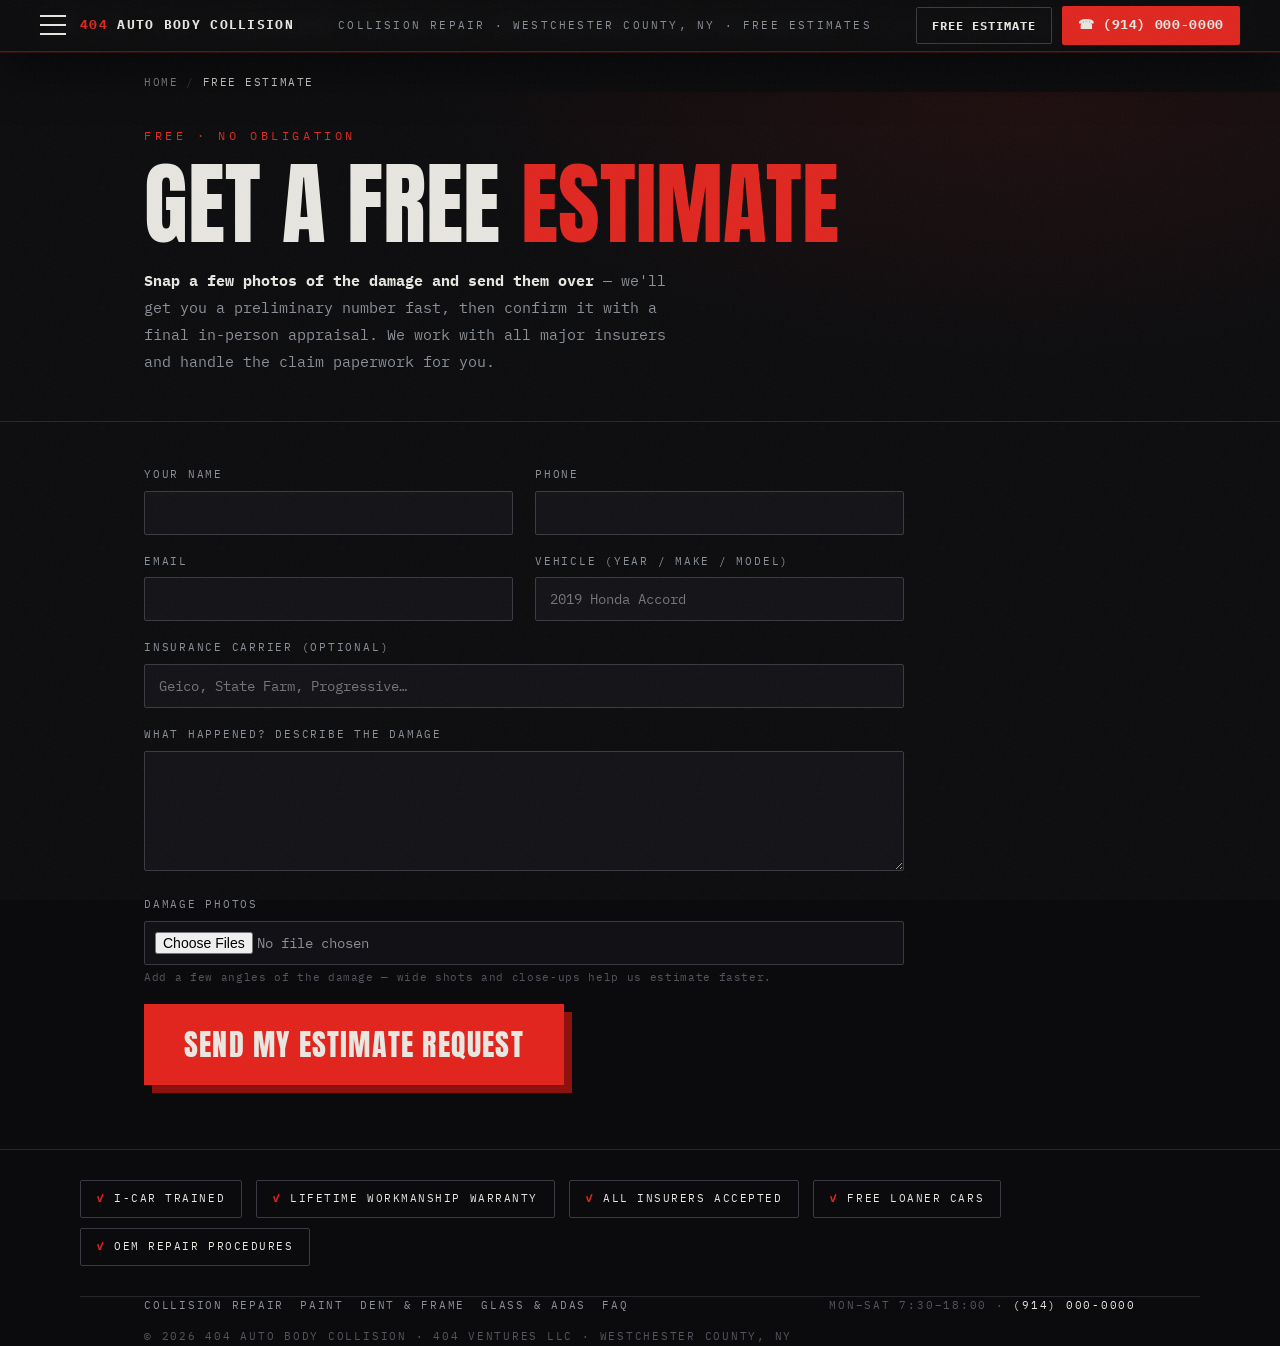
<file: estimate.html>
<!DOCTYPE html>
<html lang="en">
<head>
<meta charset="UTF-8">
<meta name="viewport" content="width=device-width, initial-scale=1.0">
<title>Free Collision Repair Estimate — 404 Auto Body Collision, Westchester NY</title>
<meta name="description" content="Get a free estimate from 404 Auto Body Collision in Westchester County, NY. Send a few photos of the damage for a preliminary number, then bring it in for a final in-person appraisal. All insurers accepted.">
<link rel="canonical" href="https://404autobody.com/estimate.html">
<meta name="robots" content="noindex,follow">
<meta property="og:type" content="website">
<meta property="og:title" content="Free Estimate — 404 Auto Body Collision, Westchester NY">
<meta property="og:description" content="Send photos of the damage for a preliminary estimate. Free, no obligation. All insurers accepted.">
<meta property="og:url" content="https://404autobody.com/estimate.html">
<meta property="og:image" content="https://404autobody.com/img/stage_4.jpg">
<meta name="twitter:card" content="summary_large_image">
<link rel="icon" href="favicon.ico" sizes="32x32">
<link rel="apple-touch-icon" href="img/favicon-180.png">
<link rel="preconnect" href="https://fonts.googleapis.com">
<link rel="preconnect" href="https://fonts.gstatic.com" crossorigin>
<link href="https://fonts.googleapis.com/css2?family=Anton&family=IBM+Plex+Mono:wght@400;500;700&display=swap" rel="stylesheet">
<link rel="stylesheet" href="css/site.css">
<script type="application/ld+json">
{"@context":"https://schema.org","@type":"BreadcrumbList","itemListElement":[
{"@type":"ListItem","position":1,"name":"Home","item":"https://404autobody.com/"},
{"@type":"ListItem","position":2,"name":"Free Estimate","item":"https://404autobody.com/estimate.html"}]}
</script>
</head>
<body>

<header class="topbar">
  <div class="tb-left">
    <button class="burger" id="navToggle" aria-label="Open menu" aria-expanded="false" aria-controls="navDrawer"><span></span><span></span><span></span></button>
    <a class="tb-brand" href="index.html" aria-label="404 Auto Body Collision"><span class="tb-404">404</span><span class="tb-name">&nbsp;Auto Body Collision</span></a>
  </div>
  <div class="tb-mid">Collision Repair · Westchester County, NY · Free Estimates</div>
  <div class="tb-right"><a class="tb-est" href="estimate.html">Free Estimate</a><a class="tb-call" href="tel:+19140000000"><span aria-hidden="true">&#9742;</span> (914)&nbsp;000-0000</a></div>
</header>
<div class="nav-backdrop" id="navBackdrop"></div>
<aside class="nav-drawer" id="navDrawer" aria-hidden="true" aria-label="Site menu">
  <a class="nd-head" href="index.html"><span class="tb-404">404</span> Auto Body Collision</a>
  <nav>
    <a class="nd-link" href="index.html">Home</a>
    <a class="nd-link" href="index.html#faq">FAQ</a>
    <div class="nd-group">Services</div>
    <a class="nd-link" href="services/collision-repair.html">Collision Repair</a>
    <a class="nd-link" href="services/auto-body-paint.html">Auto Body Paint</a>
    <a class="nd-link" href="services/dent-frame-repair.html">Dent &amp; Frame Repair</a>
    <a class="nd-link" href="services/glass-adas-calibration.html">Glass &amp; ADAS Calibration</a>
    <div class="nd-group">Service Areas</div>
    <a class="nd-link" href="areas/white-plains.html">White Plains</a>
    <a class="nd-link" href="areas/yonkers.html">Yonkers</a>
    <a class="nd-link" href="areas/new-rochelle.html">New Rochelle</a>
    <a class="nd-link" href="areas/mount-vernon.html">Mount Vernon</a>
  </nav>
  <a class="nd-cta" href="tel:+19140000000">Call the Shop</a>
</aside>

<main>
  <div class="wrap">
    <nav class="crumbs" aria-label="Breadcrumb">
      <a href="index.html">Home</a><span class="sep">/</span><span aria-current="page">Free Estimate</span>
    </nav>
  </div>

  <section class="page-hero">
    <div class="wrap">
      <p class="page-kicker">Free · No Obligation</p>
      <h1>Get a Free <span>Estimate</span></h1>
      <p class="page-lead"><b>Snap a few photos of the damage and send them over</b> — we'll get you a preliminary number fast, then confirm it with a final in-person appraisal. We work with all major insurers and handle the claim paperwork for you.</p>
    </div>
  </section>

  <section class="form-wrap">
    <div class="wrap">
      <form class="est-form" id="estForm" action="https://formspree.io/f/REPLACE_BEFORE_LAUNCH" method="POST" enctype="multipart/form-data">
        <div class="field"><label for="name">Your name</label><input id="name" name="name" type="text" autocomplete="name" required></div>
        <div class="field"><label for="phone">Phone</label><input id="phone" name="phone" type="tel" autocomplete="tel" required></div>
        <div class="field"><label for="email">Email</label><input id="email" name="email" type="email" autocomplete="email"></div>
        <div class="field"><label for="vehicle">Vehicle (year / make / model)</label><input id="vehicle" name="vehicle" type="text" placeholder="2019 Honda Accord" required></div>
        <div class="field full"><label for="insurer">Insurance carrier (optional)</label><input id="insurer" name="insurer" type="text" placeholder="Geico, State Farm, Progressive…"></div>
        <div class="field full"><label for="message">What happened? Describe the damage</label><textarea id="message" name="message" required></textarea></div>
        <div class="field full"><label for="photos">Damage photos</label><input id="photos" name="photos" type="file" accept="image/*" multiple>
          <p class="form-note">Add a few angles of the damage — wide shots and close-ups help us estimate faster.</p></div>
        <div class="field full"><button class="btn form-submit" type="submit">Send My Estimate Request</button></div>
      </form>
      <div id="estThanks" hidden style="max-width:760px;border:1px solid var(--red);padding:26px;margin-top:8px">
        <h2 style="font-family:var(--display);font-weight:400;text-transform:uppercase;font-size:28px;color:var(--bone);margin-bottom:10px">Thanks — request received.</h2>
        <p style="color:var(--steel);font-size:14px;line-height:1.8">We'll review your photos and get back to you with a preliminary estimate shortly. Need it now? Call us at <a href="tel:+19140000000" style="color:var(--bone)">(914) 000-0000</a>.</p>
      </div>
    </div>
  </section>

  <ul class="trust wrap">
    <li>I-CAR Trained</li><li>Lifetime Workmanship Warranty</li><li>All Insurers Accepted</li>
    <li>Free Loaner Cars</li><li>OEM Repair Procedures</li>
  </ul>

  <footer class="wrap">
    <div>
      <div class="foot-nav">
        <a href="services/collision-repair.html">Collision Repair</a>
        <a href="services/auto-body-paint.html">Paint</a>
        <a href="services/dent-frame-repair.html">Dent &amp; Frame</a>
        <a href="services/glass-adas-calibration.html">Glass &amp; ADAS</a>
        <a href="index.html#faq">FAQ</a>
      </div>
      <p style="margin-top:14px">© 2026 404 Auto Body Collision · 404 Ventures LLC · Westchester County, NY</p>
    </div>
    <span>Mon–Sat 7:30–18:00 · <a href="tel:+19140000000">(914) 000-0000</a></span>
  </footer>
</main>

<script src="js/nav.js"></script>
<script>
/* Demo submit handler — shows a success state without a real backend.
   TODO before launch: set the form `action` to a real endpoint (Formspree,
   Netlify Forms, your own handler) and delete this preventDefault block so
   the POST actually goes through. */
document.getElementById('estForm').addEventListener('submit', function(e){
  e.preventDefault();
  this.hidden = true;
  document.getElementById('estThanks').hidden = false;
  document.getElementById('estThanks').scrollIntoView({behavior:'smooth', block:'center'});
});
</script>
</body>
</html>
</file>
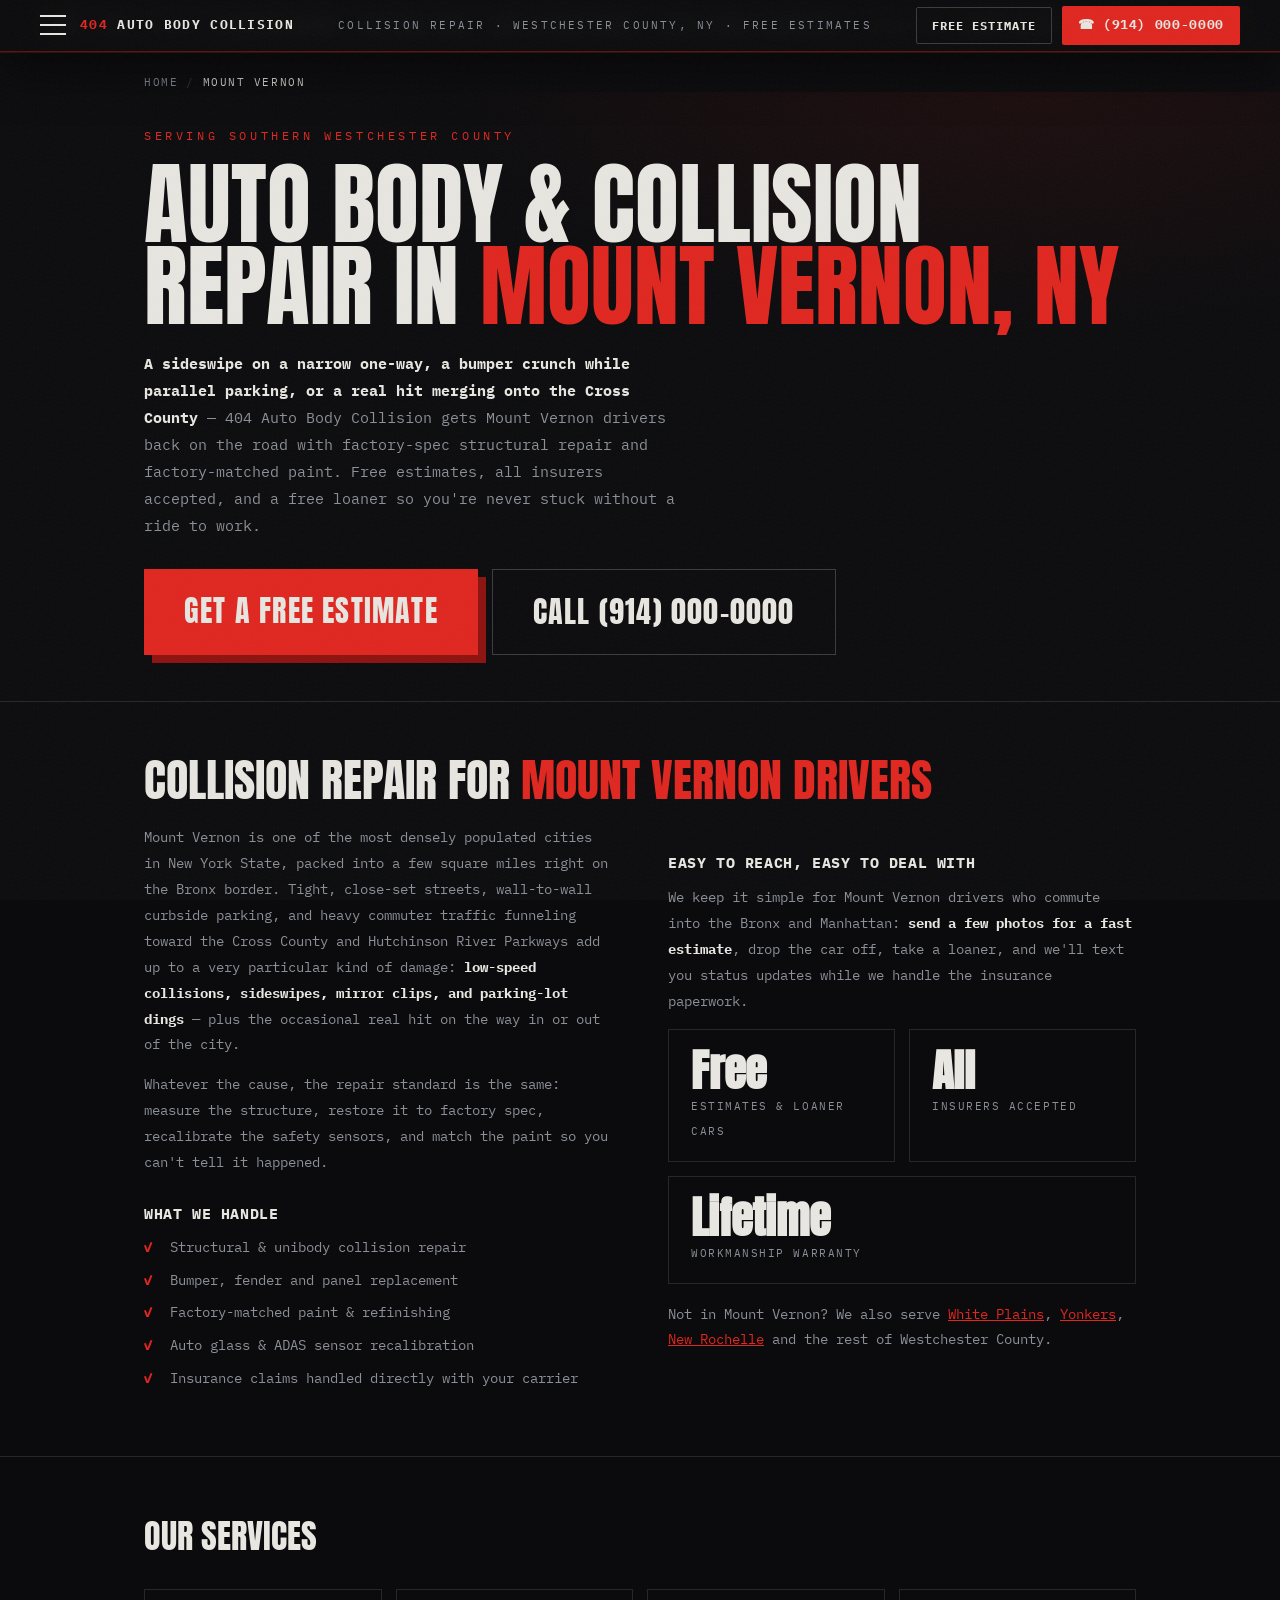
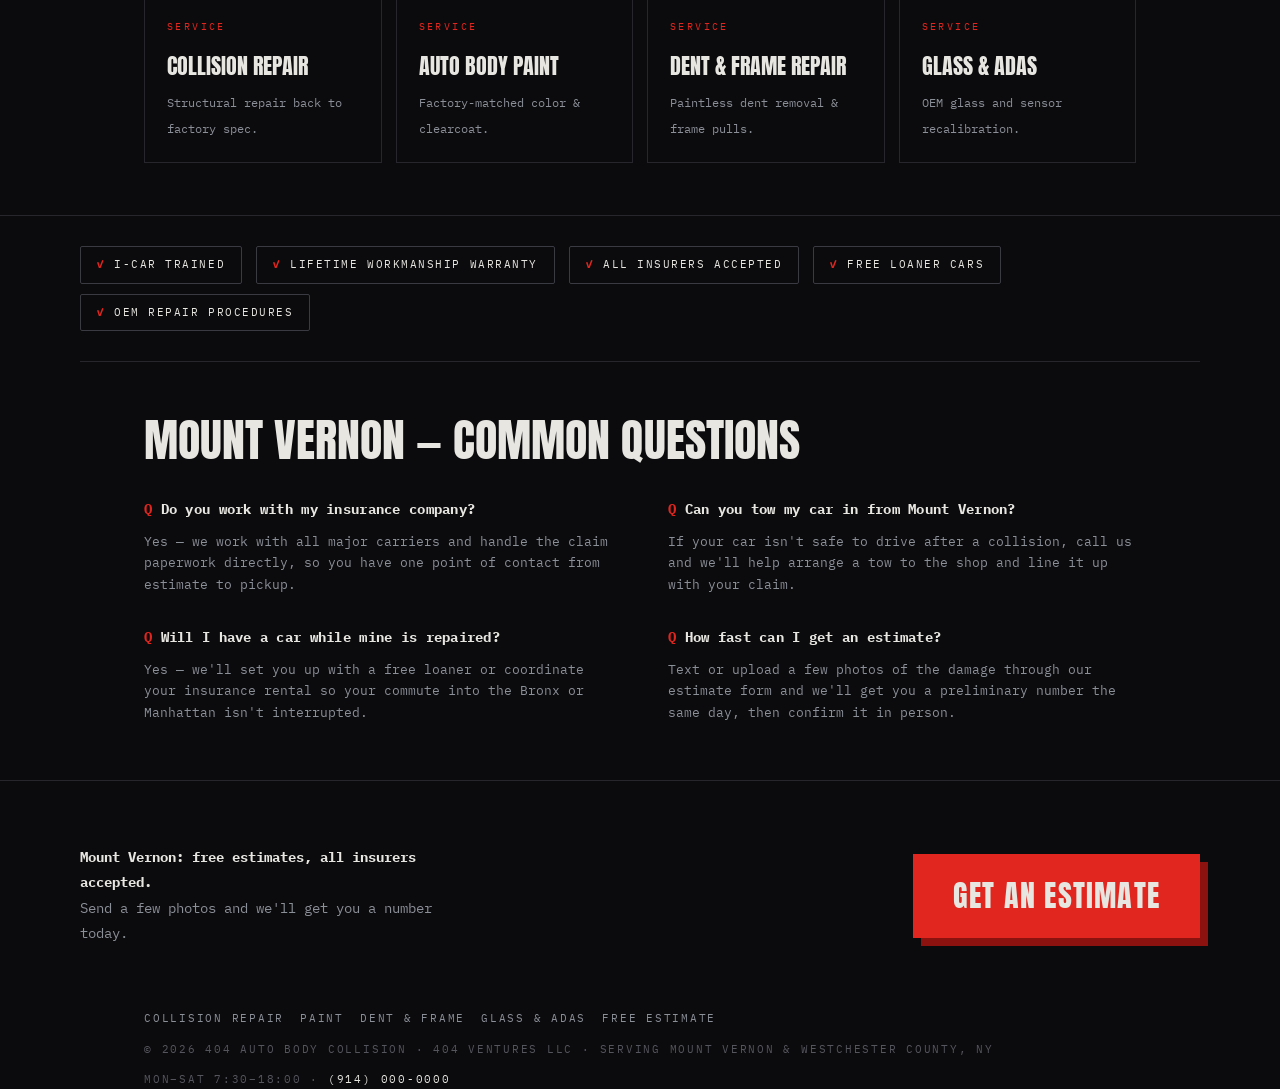
<file: areas/mount-vernon.html>
<!DOCTYPE html>
<html lang="en">
<head>
<meta charset="UTF-8">
<meta name="viewport" content="width=device-width, initial-scale=1.0">
<title>Collision Repair &amp; Auto Body Shop in Mount Vernon, NY — 404 Auto Body Collision</title>
<meta name="description" content="Auto body and collision repair for Mount Vernon, NY drivers. Frame straightening, factory-matched paint, glass and ADAS calibration. Free estimates, all insurers accepted, free loaner cars. Serving Mount Vernon and southern Westchester County on the Bronx border.">
<link rel="canonical" href="https://404autobody.com/areas/mount-vernon.html">
<meta name="robots" content="noindex,follow">
<meta property="og:type" content="website">
<meta property="og:title" content="Collision Repair in Mount Vernon, NY — 404 Auto Body Collision">
<meta property="og:description" content="Auto body &amp; collision repair for Mount Vernon drivers. Free estimates, all insurers accepted, free loaners.">
<meta property="og:url" content="https://404autobody.com/areas/mount-vernon.html">
<meta property="og:image" content="https://404autobody.com/img/stage_4.jpg">
<meta name="twitter:card" content="summary_large_image">
<link rel="icon" href="../favicon.ico" sizes="32x32">
<link rel="apple-touch-icon" href="../img/favicon-180.png">
<link rel="preconnect" href="https://fonts.googleapis.com">
<link rel="preconnect" href="https://fonts.gstatic.com" crossorigin>
<link href="https://fonts.googleapis.com/css2?family=Anton&family=IBM+Plex+Mono:wght@400;500;700&display=swap" rel="stylesheet">
<link rel="stylesheet" href="../css/site.css">
<script type="application/ld+json">
{"@context":"https://schema.org","@type":"Service","serviceType":"Collision Repair &amp; Auto Body",
"provider":{"@type":"AutoBodyShop","name":"404 Auto Body Collision","telephone":"REPLACE_BEFORE_LAUNCH","url":"https://404autobody.com/"},
"areaServed":{"@type":"City","name":"Mount Vernon","containedInPlace":{"@type":"AdministrativeArea","name":"Westchester County, NY"}},
"url":"https://404autobody.com/areas/mount-vernon.html","description":"Collision repair, auto body, paint, and glass/ADAS calibration serving Mount Vernon, NY and southern Westchester County."}
</script>
<script type="application/ld+json">
{"@context":"https://schema.org","@type":"BreadcrumbList","itemListElement":[
{"@type":"ListItem","position":1,"name":"Home","item":"https://404autobody.com/"},
{"@type":"ListItem","position":2,"name":"Service Areas","item":"https://404autobody.com/areas/mount-vernon.html"},
{"@type":"ListItem","position":3,"name":"Mount Vernon","item":"https://404autobody.com/areas/mount-vernon.html"}]}
</script>
</head>
<body>

<header class="topbar">
  <div class="tb-left">
    <button class="burger" id="navToggle" aria-label="Open menu" aria-expanded="false" aria-controls="navDrawer"><span></span><span></span><span></span></button>
    <a class="tb-brand" href="../index.html" aria-label="404 Auto Body Collision"><span class="tb-404">404</span><span class="tb-name">&nbsp;Auto Body Collision</span></a>
  </div>
  <div class="tb-mid">Collision Repair · Westchester County, NY · Free Estimates</div>
  <div class="tb-right"><a class="tb-est" href="../estimate.html">Free Estimate</a><a class="tb-call" href="tel:+19140000000"><span aria-hidden="true">&#9742;</span> (914)&nbsp;000-0000</a></div>
</header>
<div class="nav-backdrop" id="navBackdrop"></div>
<aside class="nav-drawer" id="navDrawer" aria-hidden="true" aria-label="Site menu">
  <a class="nd-head" href="../index.html"><span class="tb-404">404</span> Auto Body Collision</a>
  <nav>
    <a class="nd-link" href="../index.html">Home</a>
    <a class="nd-link" href="../index.html#faq">FAQ</a>
    <div class="nd-group">Services</div>
    <a class="nd-link" href="../services/collision-repair.html">Collision Repair</a>
    <a class="nd-link" href="../services/auto-body-paint.html">Auto Body Paint</a>
    <a class="nd-link" href="../services/dent-frame-repair.html">Dent &amp; Frame Repair</a>
    <a class="nd-link" href="../services/glass-adas-calibration.html">Glass &amp; ADAS Calibration</a>
    <div class="nd-group">Service Areas</div>
    <a class="nd-link" href="../areas/white-plains.html">White Plains</a>
    <a class="nd-link" href="../areas/yonkers.html">Yonkers</a>
    <a class="nd-link" href="../areas/new-rochelle.html">New Rochelle</a>
    <a class="nd-link" href="../areas/mount-vernon.html" aria-current="page">Mount Vernon</a>
  </nav>
  <a class="nd-cta" href="../estimate.html">Get a Free Estimate</a>
</aside>

<main>
  <div class="wrap">
    <nav class="crumbs" aria-label="Breadcrumb">
      <a href="../index.html">Home</a><span class="sep">/</span><span aria-current="page">Mount Vernon</span>
    </nav>
  </div>

  <section class="page-hero">
    <div class="wrap">
      <p class="page-kicker">Serving Southern Westchester County</p>
      <h1>Auto Body &amp; Collision Repair in <span>Mount Vernon, NY</span></h1>
      <p class="page-lead"><b>A sideswipe on a narrow one-way, a bumper crunch while parallel parking, or a real hit merging onto the Cross County</b> — 404 Auto Body Collision gets Mount Vernon drivers back on the road with factory-spec structural repair and factory-matched paint. Free estimates, all insurers accepted, and a free loaner so you're never stuck without a ride to work.</p>
      <div class="hero-actions">
        <a class="btn" href="../estimate.html">Get a Free Estimate</a>
        <a class="btn ghost" href="tel:+19140000000">Call (914) 000-0000</a>
      </div>
    </div>
  </section>

  <section class="section">
    <div class="wrap">
      <h2>Collision repair for <span>Mount Vernon drivers</span></h2>
      <div class="prose-2">
        <div>
          <p>Mount Vernon is one of the most densely populated cities in New York State, packed into a few square miles right on the Bronx border. Tight, close-set streets, wall-to-wall curbside parking, and heavy commuter traffic funneling toward the Cross County and Hutchinson River Parkways add up to a very particular kind of damage: <b>low-speed collisions, sideswipes, mirror clips, and parking-lot dings</b> — plus the occasional real hit on the way in or out of the city.</p>
          <p>Whatever the cause, the repair standard is the same: measure the structure, restore it to factory spec, recalibrate the safety sensors, and match the paint so you can't tell it happened.</p>
          <h3>What we handle</h3>
          <ul class="checklist">
            <li>Structural &amp; unibody collision repair</li>
            <li>Bumper, fender and panel replacement</li>
            <li>Factory-matched paint &amp; refinishing</li>
            <li>Auto glass &amp; ADAS sensor recalibration</li>
            <li>Insurance claims handled directly with your carrier</li>
          </ul>
        </div>
        <div>
          <h3>Easy to reach, easy to deal with</h3>
          <p>We keep it simple for Mount Vernon drivers who commute into the Bronx and Manhattan: <b>send a few photos for a fast estimate</b>, drop the car off, take a loaner, and we'll text you status updates while we handle the insurance paperwork.</p>
          <div class="stats">
            <div class="stat"><b>Free</b><span>estimates &amp; loaner cars</span></div>
            <div class="stat"><b>All</b><span>insurers accepted</span></div>
            <div class="stat"><b>Lifetime</b><span>workmanship warranty</span></div>
          </div>
          <p style="margin-top:18px">Not in Mount Vernon? We also serve <a href="../areas/white-plains.html">White Plains</a>, <a href="../areas/yonkers.html">Yonkers</a>, <a href="../areas/new-rochelle.html">New Rochelle</a> and the rest of Westchester County.</p>
        </div>
      </div>
    </div>
  </section>

  <section class="related">
    <div class="wrap">
      <h2>Our services</h2>
      <div class="rel-grid">
        <a class="rel-card" href="../services/collision-repair.html"><span class="rk">Service</span><b>Collision Repair</b><span>Structural repair back to factory spec.</span></a>
        <a class="rel-card" href="../services/auto-body-paint.html"><span class="rk">Service</span><b>Auto Body Paint</b><span>Factory-matched color &amp; clearcoat.</span></a>
        <a class="rel-card" href="../services/dent-frame-repair.html"><span class="rk">Service</span><b>Dent &amp; Frame Repair</b><span>Paintless dent removal &amp; frame pulls.</span></a>
        <a class="rel-card" href="../services/glass-adas-calibration.html"><span class="rk">Service</span><b>Glass &amp; ADAS</b><span>OEM glass and sensor recalibration.</span></a>
      </div>
    </div>
  </section>

  <ul class="trust wrap">
    <li>I-CAR Trained</li><li>Lifetime Workmanship Warranty</li><li>All Insurers Accepted</li>
    <li>Free Loaner Cars</li><li>OEM Repair Procedures</li>
  </ul>

  <section class="faq" id="faq">
    <div class="wrap">
      <h2 class="faq-head">Mount Vernon — common questions</h2>
      <div class="faq-grid">
        <div class="faq-item"><h3>Do you work with my insurance company?</h3><p>Yes — we work with all major carriers and handle the claim paperwork directly, so you have one point of contact from estimate to pickup.</p></div>
        <div class="faq-item"><h3>Can you tow my car in from Mount Vernon?</h3><p>If your car isn't safe to drive after a collision, call us and we'll help arrange a tow to the shop and line it up with your claim.</p></div>
        <div class="faq-item"><h3>Will I have a car while mine is repaired?</h3><p>Yes — we'll set you up with a free loaner or coordinate your insurance rental so your commute into the Bronx or Manhattan isn't interrupted.</p></div>
        <div class="faq-item"><h3>How fast can I get an estimate?</h3><p>Text or upload a few photos of the damage through our estimate form and we'll get you a preliminary number the same day, then confirm it in person.</p></div>
      </div>
    </div>
  </section>

  <section class="cta-band wrap">
    <p class="line"><b>Mount Vernon: free estimates, all insurers accepted.</b><br>Send a few photos and we'll get you a number today.</p>
    <a class="btn" href="../estimate.html">Get an Estimate</a>
  </section>

  <footer class="wrap">
    <div>
      <div class="foot-nav">
        <a href="../services/collision-repair.html">Collision Repair</a>
        <a href="../services/auto-body-paint.html">Paint</a>
        <a href="../services/dent-frame-repair.html">Dent &amp; Frame</a>
        <a href="../services/glass-adas-calibration.html">Glass &amp; ADAS</a>
        <a href="../estimate.html">Free Estimate</a>
      </div>
      <p style="margin-top:14px">© 2026 404 Auto Body Collision · 404 Ventures LLC · Serving Mount Vernon &amp; Westchester County, NY</p>
    </div>
    <span>Mon–Sat 7:30–18:00 · <a href="tel:+19140000000">(914) 000-0000</a></span>
  </footer>
</main>

<script src="../js/nav.js"></script>
</body>
</html>
</file>
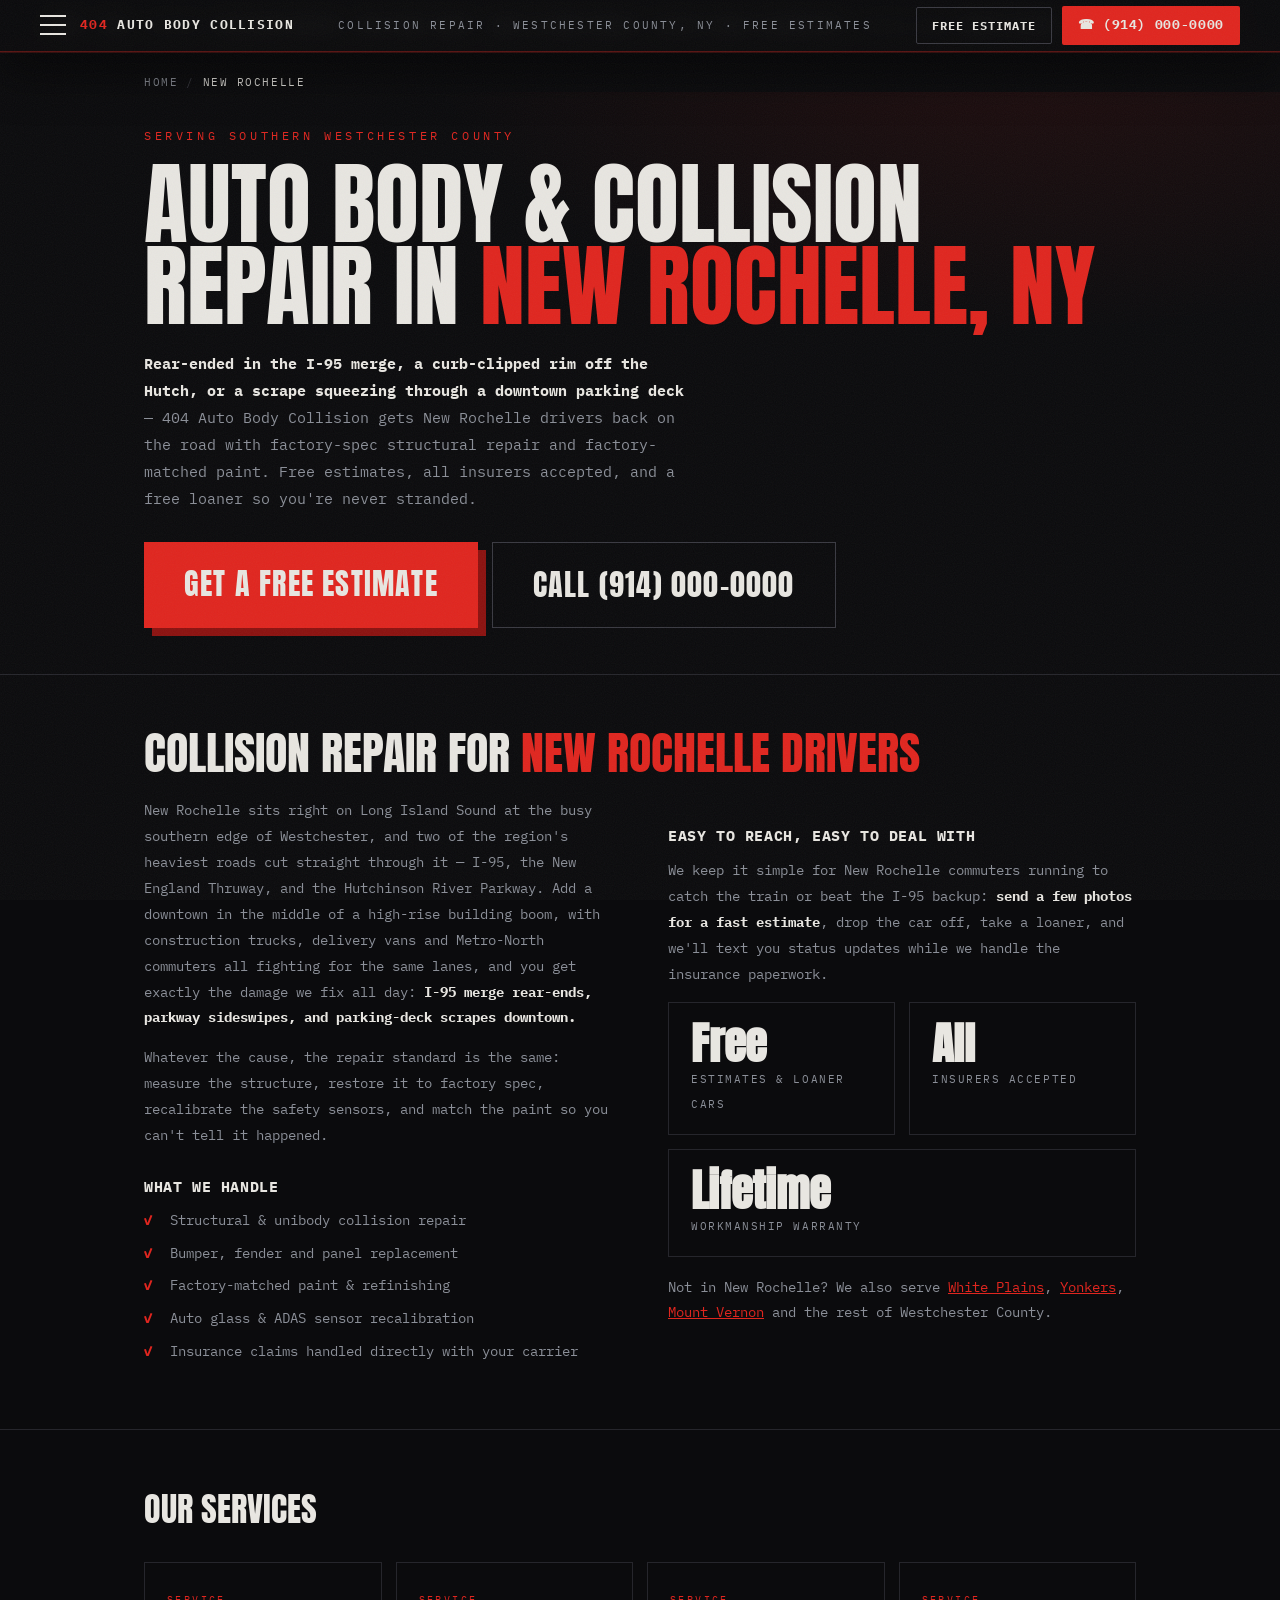
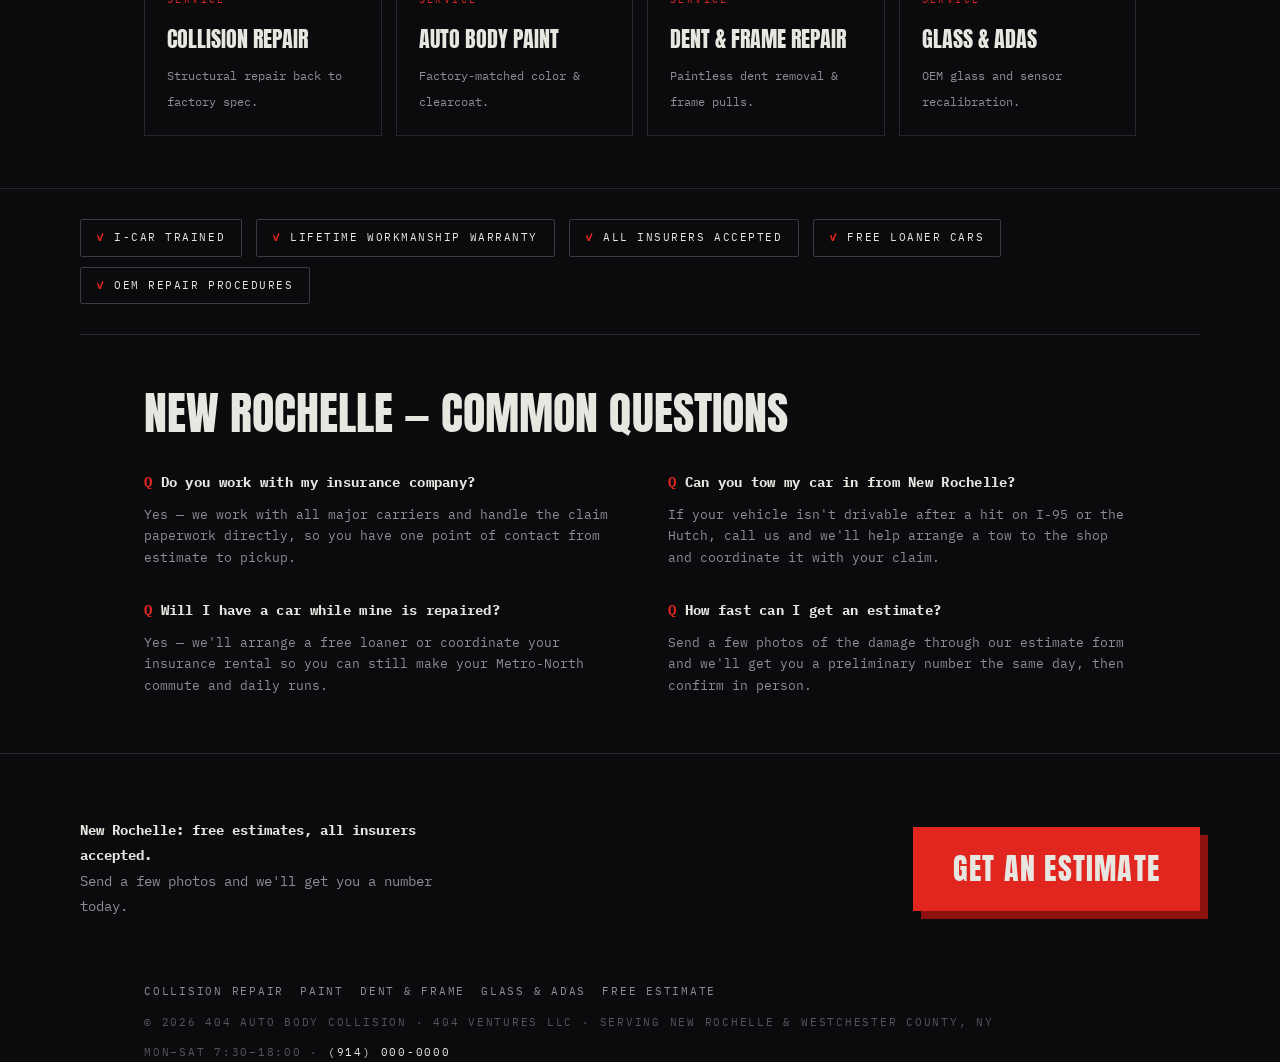
<file: areas/new-rochelle.html>
<!DOCTYPE html>
<html lang="en">
<head>
<meta charset="UTF-8">
<meta name="viewport" content="width=device-width, initial-scale=1.0">
<title>Collision Repair &amp; Auto Body Shop in New Rochelle, NY — 404 Auto Body Collision</title>
<meta name="description" content="Auto body and collision repair for New Rochelle, NY drivers. Frame straightening, factory-matched paint, glass and ADAS calibration. Free estimates, all insurers accepted, free loaner cars. Serving New Rochelle and southern Westchester County.">
<link rel="canonical" href="https://404autobody.com/areas/new-rochelle.html">
<meta name="robots" content="noindex,follow">
<meta property="og:type" content="website">
<meta property="og:title" content="Collision Repair in New Rochelle, NY — 404 Auto Body Collision">
<meta property="og:description" content="Auto body &amp; collision repair for New Rochelle drivers. Free estimates, all insurers accepted, free loaners.">
<meta property="og:url" content="https://404autobody.com/areas/new-rochelle.html">
<meta property="og:image" content="https://404autobody.com/img/stage_4.jpg">
<meta name="twitter:card" content="summary_large_image">
<link rel="icon" href="../favicon.ico" sizes="32x32">
<link rel="apple-touch-icon" href="../img/favicon-180.png">
<link rel="preconnect" href="https://fonts.googleapis.com">
<link rel="preconnect" href="https://fonts.gstatic.com" crossorigin>
<link href="https://fonts.googleapis.com/css2?family=Anton&family=IBM+Plex+Mono:wght@400;500;700&display=swap" rel="stylesheet">
<link rel="stylesheet" href="../css/site.css">
<script type="application/ld+json">
{"@context":"https://schema.org","@type":"Service","serviceType":"Collision Repair &amp; Auto Body",
"provider":{"@type":"AutoBodyShop","name":"404 Auto Body Collision","telephone":"REPLACE_BEFORE_LAUNCH","url":"https://404autobody.com/"},
"areaServed":{"@type":"City","name":"New Rochelle","containedInPlace":{"@type":"AdministrativeArea","name":"Westchester County, NY"}},
"url":"https://404autobody.com/areas/new-rochelle.html","description":"Collision repair, auto body, paint, and glass/ADAS calibration serving New Rochelle, NY and southern Westchester County."}
</script>
<script type="application/ld+json">
{"@context":"https://schema.org","@type":"BreadcrumbList","itemListElement":[
{"@type":"ListItem","position":1,"name":"Home","item":"https://404autobody.com/"},
{"@type":"ListItem","position":2,"name":"Service Areas","item":"https://404autobody.com/areas/new-rochelle.html"},
{"@type":"ListItem","position":3,"name":"New Rochelle","item":"https://404autobody.com/areas/new-rochelle.html"}]}
</script>
</head>
<body>

<header class="topbar">
  <div class="tb-left">
    <button class="burger" id="navToggle" aria-label="Open menu" aria-expanded="false" aria-controls="navDrawer"><span></span><span></span><span></span></button>
    <a class="tb-brand" href="../index.html" aria-label="404 Auto Body Collision"><span class="tb-404">404</span><span class="tb-name">&nbsp;Auto Body Collision</span></a>
  </div>
  <div class="tb-mid">Collision Repair · Westchester County, NY · Free Estimates</div>
  <div class="tb-right"><a class="tb-est" href="../estimate.html">Free Estimate</a><a class="tb-call" href="tel:+19140000000"><span aria-hidden="true">&#9742;</span> (914)&nbsp;000-0000</a></div>
</header>
<div class="nav-backdrop" id="navBackdrop"></div>
<aside class="nav-drawer" id="navDrawer" aria-hidden="true" aria-label="Site menu">
  <a class="nd-head" href="../index.html"><span class="tb-404">404</span> Auto Body Collision</a>
  <nav>
    <a class="nd-link" href="../index.html">Home</a>
    <a class="nd-link" href="../index.html#faq">FAQ</a>
    <div class="nd-group">Services</div>
    <a class="nd-link" href="../services/collision-repair.html">Collision Repair</a>
    <a class="nd-link" href="../services/auto-body-paint.html">Auto Body Paint</a>
    <a class="nd-link" href="../services/dent-frame-repair.html">Dent &amp; Frame Repair</a>
    <a class="nd-link" href="../services/glass-adas-calibration.html">Glass &amp; ADAS Calibration</a>
    <div class="nd-group">Service Areas</div>
    <a class="nd-link" href="../areas/white-plains.html">White Plains</a>
    <a class="nd-link" href="../areas/yonkers.html">Yonkers</a>
    <a class="nd-link" href="../areas/new-rochelle.html" aria-current="page">New Rochelle</a>
    <a class="nd-link" href="../areas/mount-vernon.html">Mount Vernon</a>
  </nav>
  <a class="nd-cta" href="../estimate.html">Get a Free Estimate</a>
</aside>

<main>
  <div class="wrap">
    <nav class="crumbs" aria-label="Breadcrumb">
      <a href="../index.html">Home</a><span class="sep">/</span><span aria-current="page">New Rochelle</span>
    </nav>
  </div>

  <section class="page-hero">
    <div class="wrap">
      <p class="page-kicker">Serving Southern Westchester County</p>
      <h1>Auto Body &amp; Collision Repair in <span>New Rochelle, NY</span></h1>
      <p class="page-lead"><b>Rear-ended in the I-95 merge, a curb-clipped rim off the Hutch, or a scrape squeezing through a downtown parking deck</b> — 404 Auto Body Collision gets New Rochelle drivers back on the road with factory-spec structural repair and factory-matched paint. Free estimates, all insurers accepted, and a free loaner so you're never stranded.</p>
      <div class="hero-actions">
        <a class="btn" href="../estimate.html">Get a Free Estimate</a>
        <a class="btn ghost" href="tel:+19140000000">Call (914) 000-0000</a>
      </div>
    </div>
  </section>

  <section class="section">
    <div class="wrap">
      <h2>Collision repair for <span>New Rochelle drivers</span></h2>
      <div class="prose-2">
        <div>
          <p>New Rochelle sits right on Long Island Sound at the busy southern edge of Westchester, and two of the region's heaviest roads cut straight through it — I-95, the New England Thruway, and the Hutchinson River Parkway. Add a downtown in the middle of a high-rise building boom, with construction trucks, delivery vans and Metro-North commuters all fighting for the same lanes, and you get exactly the damage we fix all day: <b>I-95 merge rear-ends, parkway sideswipes, and parking-deck scrapes downtown.</b></p>
          <p>Whatever the cause, the repair standard is the same: measure the structure, restore it to factory spec, recalibrate the safety sensors, and match the paint so you can't tell it happened.</p>
          <h3>What we handle</h3>
          <ul class="checklist">
            <li>Structural &amp; unibody collision repair</li>
            <li>Bumper, fender and panel replacement</li>
            <li>Factory-matched paint &amp; refinishing</li>
            <li>Auto glass &amp; ADAS sensor recalibration</li>
            <li>Insurance claims handled directly with your carrier</li>
          </ul>
        </div>
        <div>
          <h3>Easy to reach, easy to deal with</h3>
          <p>We keep it simple for New Rochelle commuters running to catch the train or beat the I-95 backup: <b>send a few photos for a fast estimate</b>, drop the car off, take a loaner, and we'll text you status updates while we handle the insurance paperwork.</p>
          <div class="stats">
            <div class="stat"><b>Free</b><span>estimates &amp; loaner cars</span></div>
            <div class="stat"><b>All</b><span>insurers accepted</span></div>
            <div class="stat"><b>Lifetime</b><span>workmanship warranty</span></div>
          </div>
          <p style="margin-top:18px">Not in New Rochelle? We also serve <a href="../areas/white-plains.html">White Plains</a>, <a href="../areas/yonkers.html">Yonkers</a>, <a href="../areas/mount-vernon.html">Mount Vernon</a> and the rest of Westchester County.</p>
        </div>
      </div>
    </div>
  </section>

  <section class="related">
    <div class="wrap">
      <h2>Our services</h2>
      <div class="rel-grid">
        <a class="rel-card" href="../services/collision-repair.html"><span class="rk">Service</span><b>Collision Repair</b><span>Structural repair back to factory spec.</span></a>
        <a class="rel-card" href="../services/auto-body-paint.html"><span class="rk">Service</span><b>Auto Body Paint</b><span>Factory-matched color &amp; clearcoat.</span></a>
        <a class="rel-card" href="../services/dent-frame-repair.html"><span class="rk">Service</span><b>Dent &amp; Frame Repair</b><span>Paintless dent removal &amp; frame pulls.</span></a>
        <a class="rel-card" href="../services/glass-adas-calibration.html"><span class="rk">Service</span><b>Glass &amp; ADAS</b><span>OEM glass and sensor recalibration.</span></a>
      </div>
    </div>
  </section>

  <ul class="trust wrap">
    <li>I-CAR Trained</li><li>Lifetime Workmanship Warranty</li><li>All Insurers Accepted</li>
    <li>Free Loaner Cars</li><li>OEM Repair Procedures</li>
  </ul>

  <section class="faq" id="faq">
    <div class="wrap">
      <h2 class="faq-head">New Rochelle — common questions</h2>
      <div class="faq-grid">
        <div class="faq-item"><h3>Do you work with my insurance company?</h3><p>Yes — we work with all major carriers and handle the claim paperwork directly, so you have one point of contact from estimate to pickup.</p></div>
        <div class="faq-item"><h3>Can you tow my car in from New Rochelle?</h3><p>If your vehicle isn't drivable after a hit on I-95 or the Hutch, call us and we'll help arrange a tow to the shop and coordinate it with your claim.</p></div>
        <div class="faq-item"><h3>Will I have a car while mine is repaired?</h3><p>Yes — we'll arrange a free loaner or coordinate your insurance rental so you can still make your Metro-North commute and daily runs.</p></div>
        <div class="faq-item"><h3>How fast can I get an estimate?</h3><p>Send a few photos of the damage through our estimate form and we'll get you a preliminary number the same day, then confirm in person.</p></div>
      </div>
    </div>
  </section>

  <section class="cta-band wrap">
    <p class="line"><b>New Rochelle: free estimates, all insurers accepted.</b><br>Send a few photos and we'll get you a number today.</p>
    <a class="btn" href="../estimate.html">Get an Estimate</a>
  </section>

  <footer class="wrap">
    <div>
      <div class="foot-nav">
        <a href="../services/collision-repair.html">Collision Repair</a>
        <a href="../services/auto-body-paint.html">Paint</a>
        <a href="../services/dent-frame-repair.html">Dent &amp; Frame</a>
        <a href="../services/glass-adas-calibration.html">Glass &amp; ADAS</a>
        <a href="../estimate.html">Free Estimate</a>
      </div>
      <p style="margin-top:14px">© 2026 404 Auto Body Collision · 404 Ventures LLC · Serving New Rochelle &amp; Westchester County, NY</p>
    </div>
    <span>Mon–Sat 7:30–18:00 · <a href="tel:+19140000000">(914) 000-0000</a></span>
  </footer>
</main>

<script src="../js/nav.js"></script>
</body>
</html>
</file>
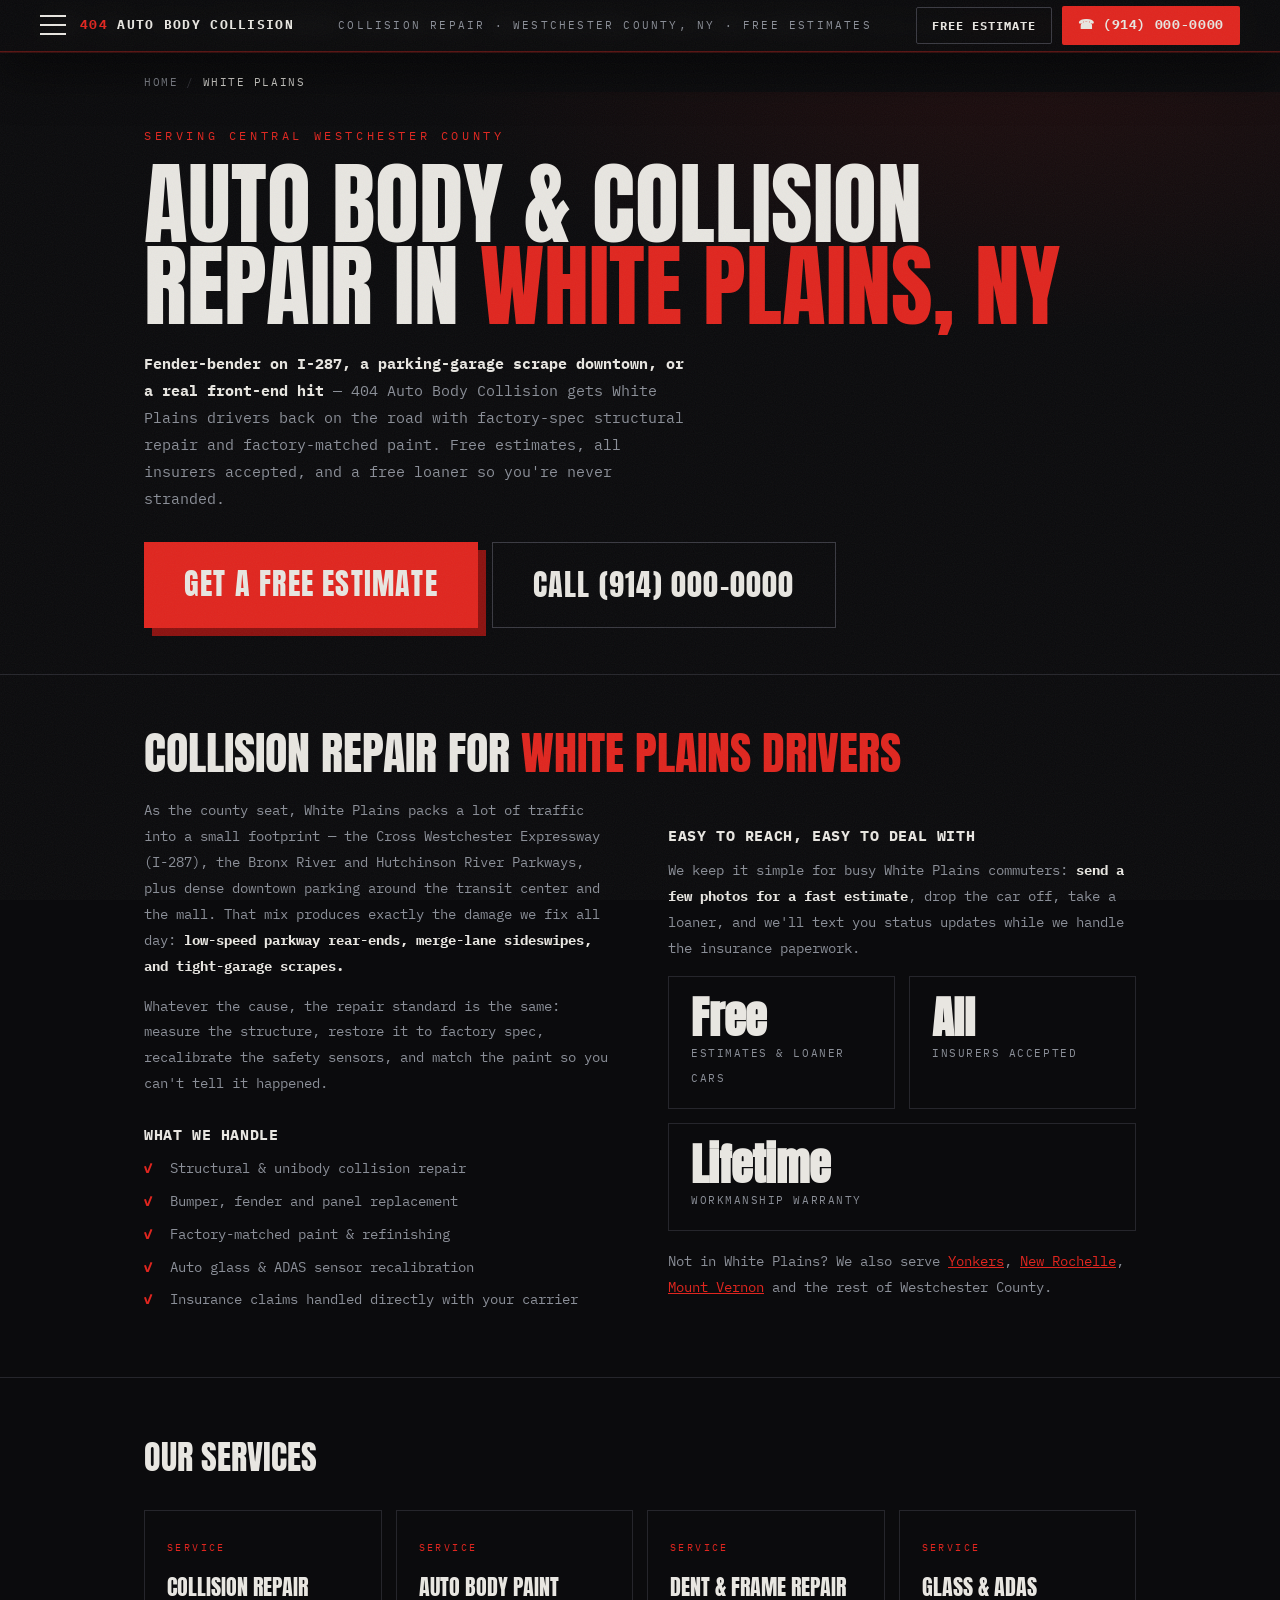
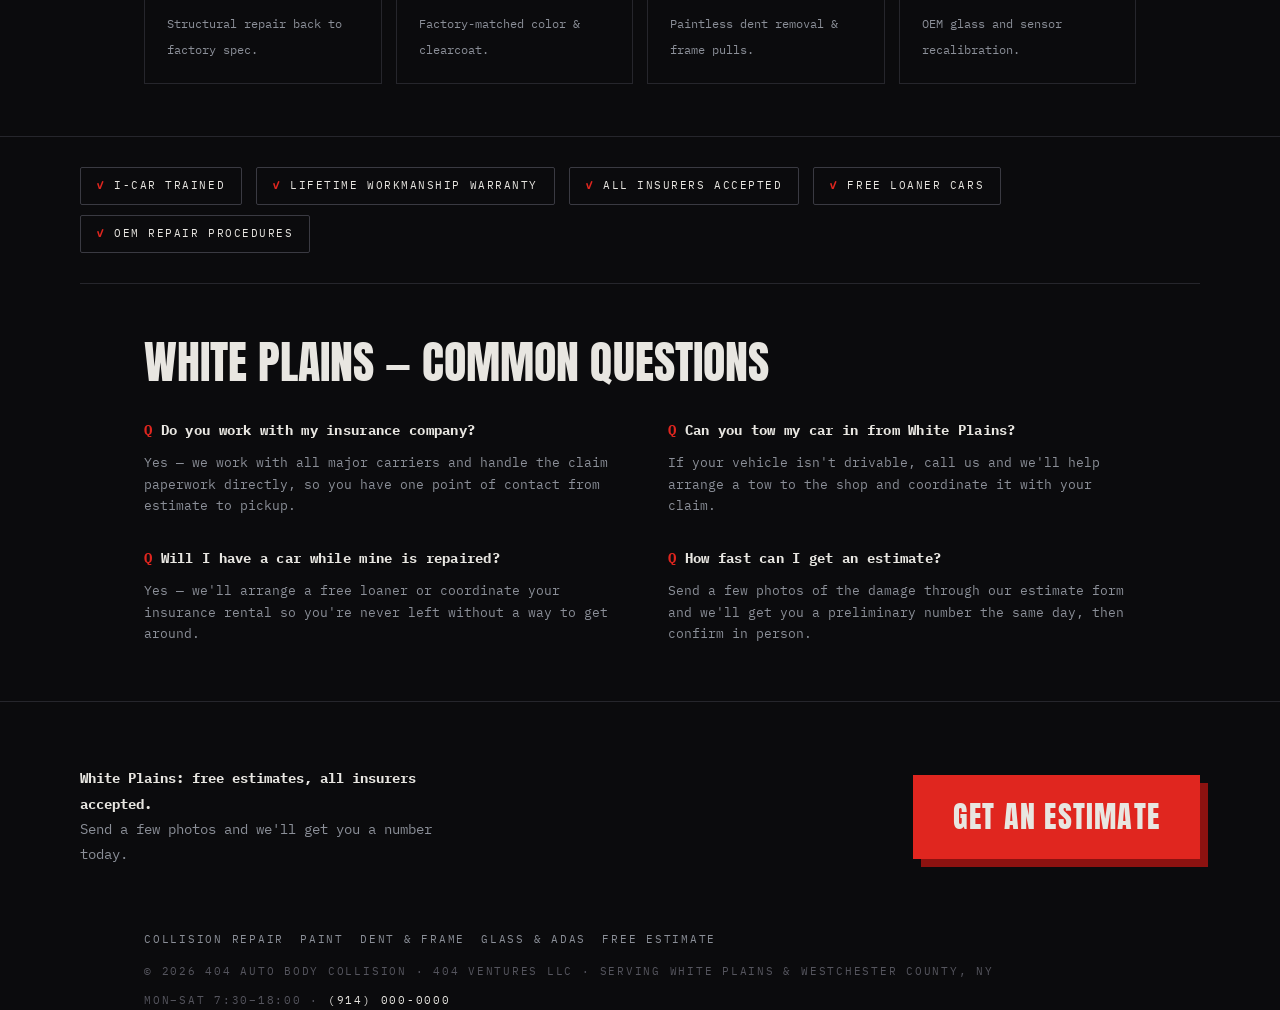
<file: areas/white-plains.html>
<!DOCTYPE html>
<html lang="en">
<head>
<meta charset="UTF-8">
<meta name="viewport" content="width=device-width, initial-scale=1.0">
<title>Collision Repair &amp; Auto Body Shop in White Plains, NY — 404 Auto Body Collision</title>
<meta name="description" content="Auto body and collision repair for White Plains, NY drivers. Frame straightening, factory-matched paint, glass and ADAS calibration. Free estimates, all insurers accepted, free loaner cars. Serving White Plains and central Westchester County.">
<link rel="canonical" href="https://404autobody.com/areas/white-plains.html">
<meta name="robots" content="noindex,follow">
<meta property="og:type" content="website">
<meta property="og:title" content="Collision Repair in White Plains, NY — 404 Auto Body Collision">
<meta property="og:description" content="Auto body &amp; collision repair for White Plains drivers. Free estimates, all insurers accepted, free loaners.">
<meta property="og:url" content="https://404autobody.com/areas/white-plains.html">
<meta property="og:image" content="https://404autobody.com/img/stage_4.jpg">
<meta name="twitter:card" content="summary_large_image">
<link rel="icon" href="../favicon.ico" sizes="32x32">
<link rel="apple-touch-icon" href="../img/favicon-180.png">
<link rel="preconnect" href="https://fonts.googleapis.com">
<link rel="preconnect" href="https://fonts.gstatic.com" crossorigin>
<link href="https://fonts.googleapis.com/css2?family=Anton&family=IBM+Plex+Mono:wght@400;500;700&display=swap" rel="stylesheet">
<link rel="stylesheet" href="../css/site.css">
<script type="application/ld+json">
{"@context":"https://schema.org","@type":"Service","serviceType":"Collision Repair &amp; Auto Body",
"provider":{"@type":"AutoBodyShop","name":"404 Auto Body Collision","telephone":"REPLACE_BEFORE_LAUNCH","url":"https://404autobody.com/"},
"areaServed":{"@type":"City","name":"White Plains","containedInPlace":{"@type":"AdministrativeArea","name":"Westchester County, NY"}},
"url":"https://404autobody.com/areas/white-plains.html","description":"Collision repair, auto body, paint, and glass/ADAS calibration serving White Plains, NY and central Westchester County."}
</script>
<script type="application/ld+json">
{"@context":"https://schema.org","@type":"BreadcrumbList","itemListElement":[
{"@type":"ListItem","position":1,"name":"Home","item":"https://404autobody.com/"},
{"@type":"ListItem","position":2,"name":"Service Areas","item":"https://404autobody.com/areas/white-plains.html"},
{"@type":"ListItem","position":3,"name":"White Plains","item":"https://404autobody.com/areas/white-plains.html"}]}
</script>
</head>
<body>

<header class="topbar">
  <div class="tb-left">
    <button class="burger" id="navToggle" aria-label="Open menu" aria-expanded="false" aria-controls="navDrawer"><span></span><span></span><span></span></button>
    <a class="tb-brand" href="../index.html" aria-label="404 Auto Body Collision"><span class="tb-404">404</span><span class="tb-name">&nbsp;Auto Body Collision</span></a>
  </div>
  <div class="tb-mid">Collision Repair · Westchester County, NY · Free Estimates</div>
  <div class="tb-right"><a class="tb-est" href="../estimate.html">Free Estimate</a><a class="tb-call" href="tel:+19140000000"><span aria-hidden="true">&#9742;</span> (914)&nbsp;000-0000</a></div>
</header>
<div class="nav-backdrop" id="navBackdrop"></div>
<aside class="nav-drawer" id="navDrawer" aria-hidden="true" aria-label="Site menu">
  <a class="nd-head" href="../index.html"><span class="tb-404">404</span> Auto Body Collision</a>
  <nav>
    <a class="nd-link" href="../index.html">Home</a>
    <a class="nd-link" href="../index.html#faq">FAQ</a>
    <div class="nd-group">Services</div>
    <a class="nd-link" href="../services/collision-repair.html">Collision Repair</a>
    <a class="nd-link" href="../services/auto-body-paint.html">Auto Body Paint</a>
    <a class="nd-link" href="../services/dent-frame-repair.html">Dent &amp; Frame Repair</a>
    <a class="nd-link" href="../services/glass-adas-calibration.html">Glass &amp; ADAS Calibration</a>
    <div class="nd-group">Service Areas</div>
    <a class="nd-link" href="../areas/white-plains.html" aria-current="page">White Plains</a>
    <a class="nd-link" href="../areas/yonkers.html">Yonkers</a>
    <a class="nd-link" href="../areas/new-rochelle.html">New Rochelle</a>
    <a class="nd-link" href="../areas/mount-vernon.html">Mount Vernon</a>
  </nav>
  <a class="nd-cta" href="../estimate.html">Get a Free Estimate</a>
</aside>

<main>
  <div class="wrap">
    <nav class="crumbs" aria-label="Breadcrumb">
      <a href="../index.html">Home</a><span class="sep">/</span><span aria-current="page">White Plains</span>
    </nav>
  </div>

  <section class="page-hero">
    <div class="wrap">
      <p class="page-kicker">Serving Central Westchester County</p>
      <h1>Auto Body &amp; Collision Repair in <span>White Plains, NY</span></h1>
      <p class="page-lead"><b>Fender-bender on I-287, a parking-garage scrape downtown, or a real front-end hit</b> — 404 Auto Body Collision gets White Plains drivers back on the road with factory-spec structural repair and factory-matched paint. Free estimates, all insurers accepted, and a free loaner so you're never stranded.</p>
      <div class="hero-actions">
        <a class="btn" href="../estimate.html">Get a Free Estimate</a>
        <a class="btn ghost" href="tel:+19140000000">Call (914) 000-0000</a>
      </div>
    </div>
  </section>

  <section class="section">
    <div class="wrap">
      <h2>Collision repair for <span>White Plains drivers</span></h2>
      <div class="prose-2">
        <div>
          <p>As the county seat, White Plains packs a lot of traffic into a small footprint — the Cross Westchester Expressway (I-287), the Bronx River and Hutchinson River Parkways, plus dense downtown parking around the transit center and the mall. That mix produces exactly the damage we fix all day: <b>low-speed parkway rear-ends, merge-lane sideswipes, and tight-garage scrapes.</b></p>
          <p>Whatever the cause, the repair standard is the same: measure the structure, restore it to factory spec, recalibrate the safety sensors, and match the paint so you can't tell it happened.</p>
          <h3>What we handle</h3>
          <ul class="checklist">
            <li>Structural &amp; unibody collision repair</li>
            <li>Bumper, fender and panel replacement</li>
            <li>Factory-matched paint &amp; refinishing</li>
            <li>Auto glass &amp; ADAS sensor recalibration</li>
            <li>Insurance claims handled directly with your carrier</li>
          </ul>
        </div>
        <div>
          <h3>Easy to reach, easy to deal with</h3>
          <p>We keep it simple for busy White Plains commuters: <b>send a few photos for a fast estimate</b>, drop the car off, take a loaner, and we'll text you status updates while we handle the insurance paperwork.</p>
          <div class="stats">
            <div class="stat"><b>Free</b><span>estimates &amp; loaner cars</span></div>
            <div class="stat"><b>All</b><span>insurers accepted</span></div>
            <div class="stat"><b>Lifetime</b><span>workmanship warranty</span></div>
          </div>
          <p style="margin-top:18px">Not in White Plains? We also serve <a href="../areas/yonkers.html">Yonkers</a>, <a href="../areas/new-rochelle.html">New Rochelle</a>, <a href="../areas/mount-vernon.html">Mount Vernon</a> and the rest of Westchester County.</p>
        </div>
      </div>
    </div>
  </section>

  <section class="related">
    <div class="wrap">
      <h2>Our services</h2>
      <div class="rel-grid">
        <a class="rel-card" href="../services/collision-repair.html"><span class="rk">Service</span><b>Collision Repair</b><span>Structural repair back to factory spec.</span></a>
        <a class="rel-card" href="../services/auto-body-paint.html"><span class="rk">Service</span><b>Auto Body Paint</b><span>Factory-matched color &amp; clearcoat.</span></a>
        <a class="rel-card" href="../services/dent-frame-repair.html"><span class="rk">Service</span><b>Dent &amp; Frame Repair</b><span>Paintless dent removal &amp; frame pulls.</span></a>
        <a class="rel-card" href="../services/glass-adas-calibration.html"><span class="rk">Service</span><b>Glass &amp; ADAS</b><span>OEM glass and sensor recalibration.</span></a>
      </div>
    </div>
  </section>

  <ul class="trust wrap">
    <li>I-CAR Trained</li><li>Lifetime Workmanship Warranty</li><li>All Insurers Accepted</li>
    <li>Free Loaner Cars</li><li>OEM Repair Procedures</li>
  </ul>

  <section class="faq" id="faq">
    <div class="wrap">
      <h2 class="faq-head">White Plains — common questions</h2>
      <div class="faq-grid">
        <div class="faq-item"><h3>Do you work with my insurance company?</h3><p>Yes — we work with all major carriers and handle the claim paperwork directly, so you have one point of contact from estimate to pickup.</p></div>
        <div class="faq-item"><h3>Can you tow my car in from White Plains?</h3><p>If your vehicle isn't drivable, call us and we'll help arrange a tow to the shop and coordinate it with your claim.</p></div>
        <div class="faq-item"><h3>Will I have a car while mine is repaired?</h3><p>Yes — we'll arrange a free loaner or coordinate your insurance rental so you're never left without a way to get around.</p></div>
        <div class="faq-item"><h3>How fast can I get an estimate?</h3><p>Send a few photos of the damage through our estimate form and we'll get you a preliminary number the same day, then confirm in person.</p></div>
      </div>
    </div>
  </section>

  <section class="cta-band wrap">
    <p class="line"><b>White Plains: free estimates, all insurers accepted.</b><br>Send a few photos and we'll get you a number today.</p>
    <a class="btn" href="../estimate.html">Get an Estimate</a>
  </section>

  <footer class="wrap">
    <div>
      <div class="foot-nav">
        <a href="../services/collision-repair.html">Collision Repair</a>
        <a href="../services/auto-body-paint.html">Paint</a>
        <a href="../services/dent-frame-repair.html">Dent &amp; Frame</a>
        <a href="../services/glass-adas-calibration.html">Glass &amp; ADAS</a>
        <a href="../estimate.html">Free Estimate</a>
      </div>
      <p style="margin-top:14px">© 2026 404 Auto Body Collision · 404 Ventures LLC · Serving White Plains &amp; Westchester County, NY</p>
    </div>
    <span>Mon–Sat 7:30–18:00 · <a href="tel:+19140000000">(914) 000-0000</a></span>
  </footer>
</main>

<script src="../js/nav.js"></script>
</body>
</html>
</file>
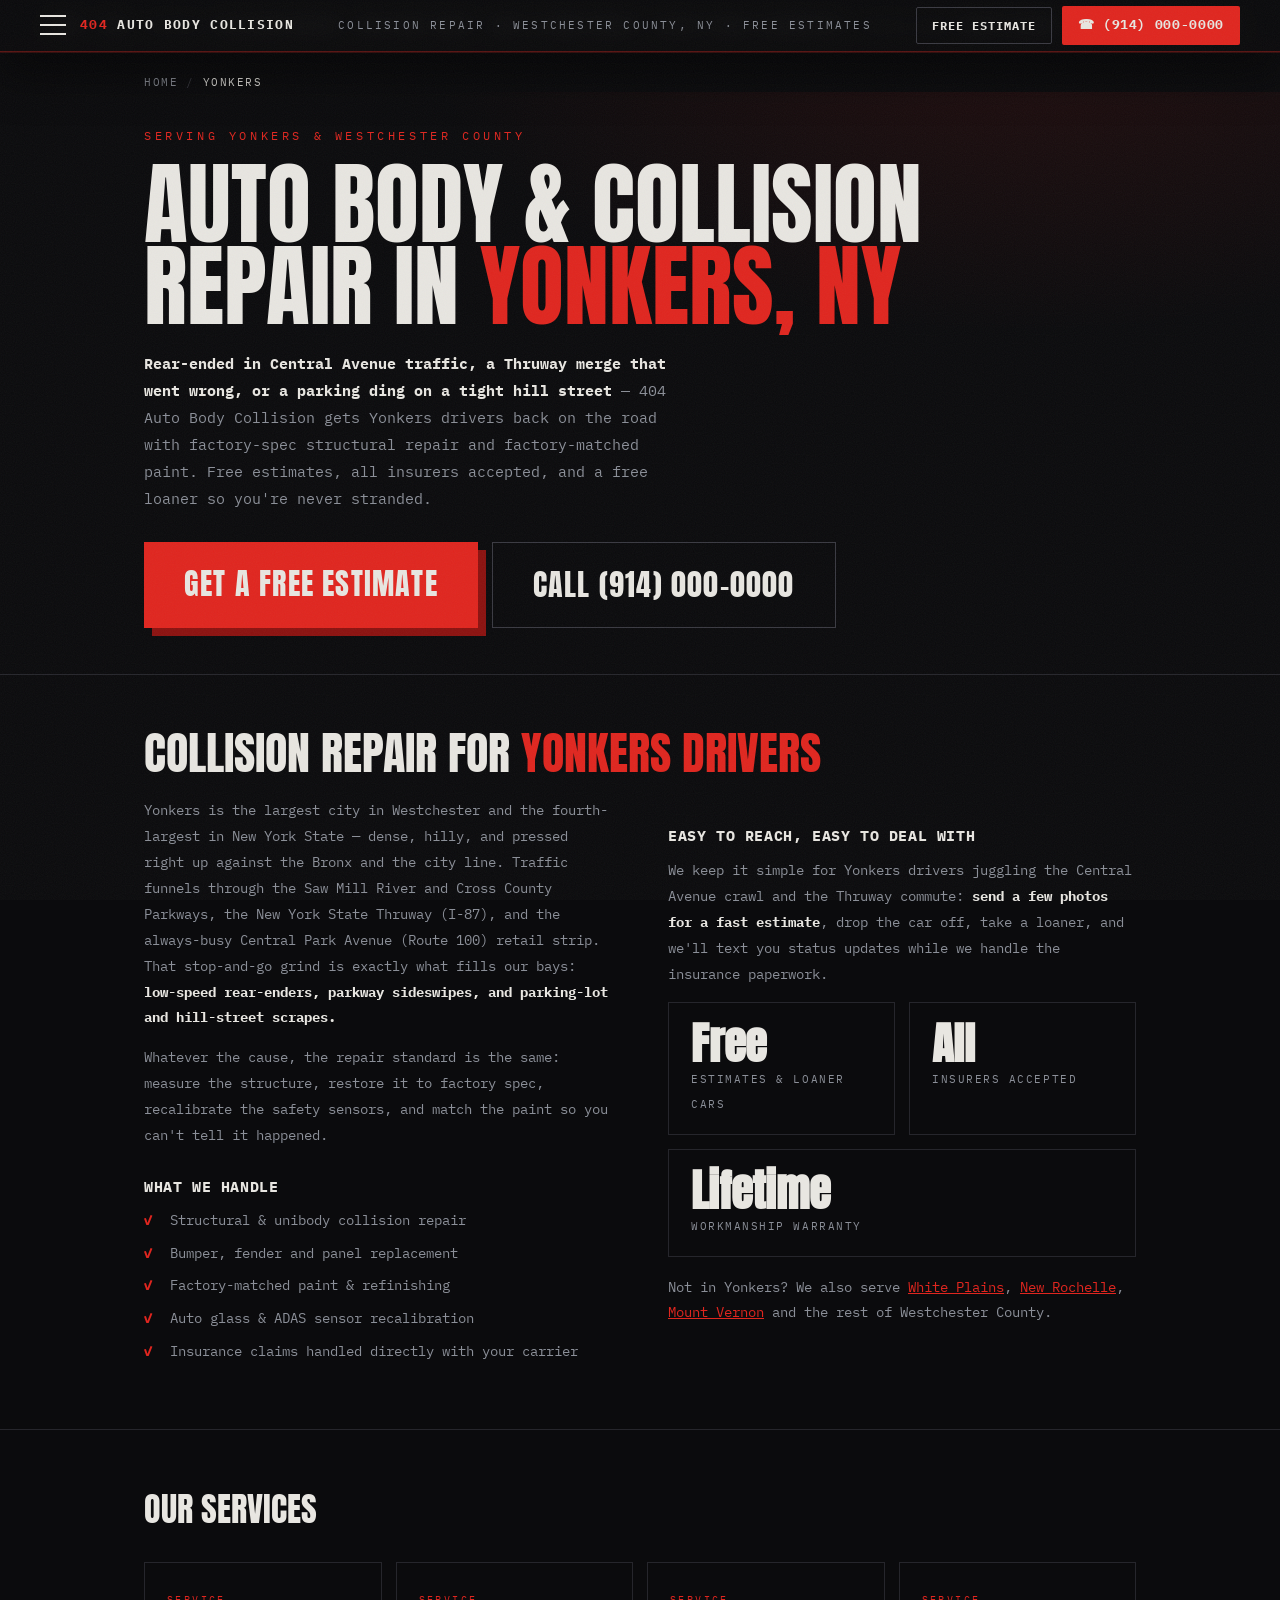
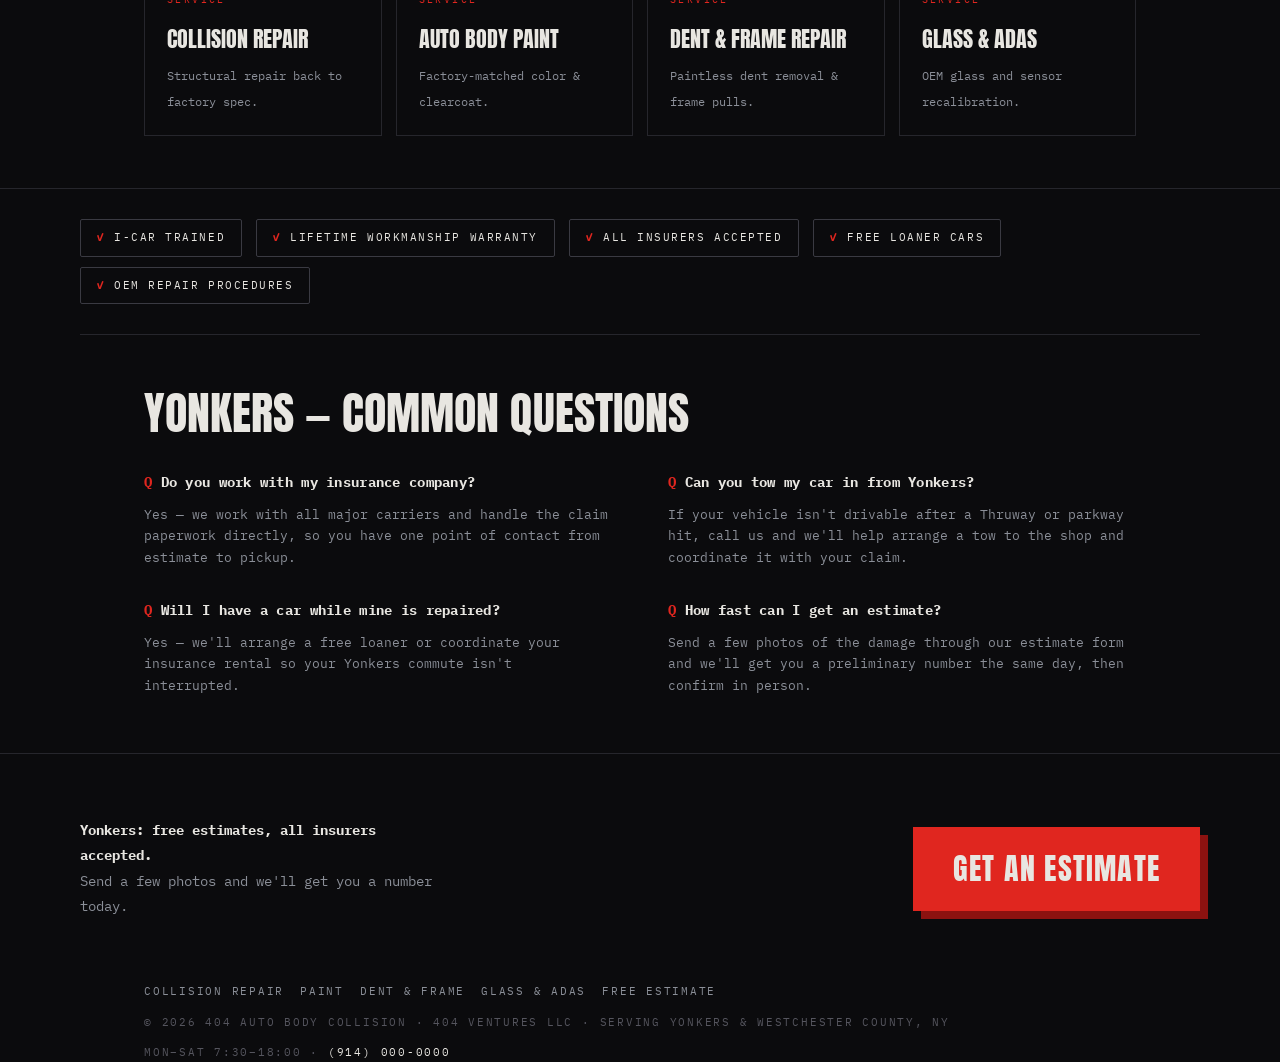
<file: areas/yonkers.html>
<!DOCTYPE html>
<html lang="en">
<head>
<meta charset="UTF-8">
<meta name="viewport" content="width=device-width, initial-scale=1.0">
<title>Collision Repair &amp; Auto Body Shop in Yonkers, NY — 404 Auto Body Collision</title>
<meta name="description" content="Auto body and collision repair for Yonkers, NY drivers. Frame straightening, factory-matched paint, glass and ADAS calibration. Free estimates, all insurers accepted, free loaner cars. Serving Yonkers and Westchester County.">
<link rel="canonical" href="https://404autobody.com/areas/yonkers.html">
<meta name="robots" content="noindex,follow">
<meta property="og:type" content="website">
<meta property="og:title" content="Collision Repair in Yonkers, NY — 404 Auto Body Collision">
<meta property="og:description" content="Auto body &amp; collision repair for Yonkers drivers. Free estimates, all insurers accepted, free loaners.">
<meta property="og:url" content="https://404autobody.com/areas/yonkers.html">
<meta property="og:image" content="https://404autobody.com/img/stage_4.jpg">
<meta name="twitter:card" content="summary_large_image">
<link rel="icon" href="../favicon.ico" sizes="32x32">
<link rel="apple-touch-icon" href="../img/favicon-180.png">
<link rel="preconnect" href="https://fonts.googleapis.com">
<link rel="preconnect" href="https://fonts.gstatic.com" crossorigin>
<link href="https://fonts.googleapis.com/css2?family=Anton&family=IBM+Plex+Mono:wght@400;500;700&display=swap" rel="stylesheet">
<link rel="stylesheet" href="../css/site.css">
<script type="application/ld+json">
{"@context":"https://schema.org","@type":"Service","serviceType":"Collision Repair &amp; Auto Body",
"provider":{"@type":"AutoBodyShop","name":"404 Auto Body Collision","telephone":"REPLACE_BEFORE_LAUNCH","url":"https://404autobody.com/"},
"areaServed":{"@type":"City","name":"Yonkers","containedInPlace":{"@type":"AdministrativeArea","name":"Westchester County, NY"}},
"url":"https://404autobody.com/areas/yonkers.html","description":"Collision repair, auto body, paint, and glass/ADAS calibration serving Yonkers, NY and Westchester County."}
</script>
<script type="application/ld+json">
{"@context":"https://schema.org","@type":"BreadcrumbList","itemListElement":[
{"@type":"ListItem","position":1,"name":"Home","item":"https://404autobody.com/"},
{"@type":"ListItem","position":2,"name":"Service Areas","item":"https://404autobody.com/areas/yonkers.html"},
{"@type":"ListItem","position":3,"name":"Yonkers","item":"https://404autobody.com/areas/yonkers.html"}]}
</script>
</head>
<body>

<header class="topbar">
  <div class="tb-left">
    <button class="burger" id="navToggle" aria-label="Open menu" aria-expanded="false" aria-controls="navDrawer"><span></span><span></span><span></span></button>
    <a class="tb-brand" href="../index.html" aria-label="404 Auto Body Collision"><span class="tb-404">404</span><span class="tb-name">&nbsp;Auto Body Collision</span></a>
  </div>
  <div class="tb-mid">Collision Repair · Westchester County, NY · Free Estimates</div>
  <div class="tb-right"><a class="tb-est" href="../estimate.html">Free Estimate</a><a class="tb-call" href="tel:+19140000000"><span aria-hidden="true">&#9742;</span> (914)&nbsp;000-0000</a></div>
</header>
<div class="nav-backdrop" id="navBackdrop"></div>
<aside class="nav-drawer" id="navDrawer" aria-hidden="true" aria-label="Site menu">
  <a class="nd-head" href="../index.html"><span class="tb-404">404</span> Auto Body Collision</a>
  <nav>
    <a class="nd-link" href="../index.html">Home</a>
    <a class="nd-link" href="../index.html#faq">FAQ</a>
    <div class="nd-group">Services</div>
    <a class="nd-link" href="../services/collision-repair.html">Collision Repair</a>
    <a class="nd-link" href="../services/auto-body-paint.html">Auto Body Paint</a>
    <a class="nd-link" href="../services/dent-frame-repair.html">Dent &amp; Frame Repair</a>
    <a class="nd-link" href="../services/glass-adas-calibration.html">Glass &amp; ADAS Calibration</a>
    <div class="nd-group">Service Areas</div>
    <a class="nd-link" href="../areas/white-plains.html">White Plains</a>
    <a class="nd-link" href="../areas/yonkers.html" aria-current="page">Yonkers</a>
    <a class="nd-link" href="../areas/new-rochelle.html">New Rochelle</a>
    <a class="nd-link" href="../areas/mount-vernon.html">Mount Vernon</a>
  </nav>
  <a class="nd-cta" href="../estimate.html">Get a Free Estimate</a>
</aside>

<main>
  <div class="wrap">
    <nav class="crumbs" aria-label="Breadcrumb">
      <a href="../index.html">Home</a><span class="sep">/</span><span aria-current="page">Yonkers</span>
    </nav>
  </div>

  <section class="page-hero">
    <div class="wrap">
      <p class="page-kicker">Serving Yonkers &amp; Westchester County</p>
      <h1>Auto Body &amp; Collision Repair in <span>Yonkers, NY</span></h1>
      <p class="page-lead"><b>Rear-ended in Central Avenue traffic, a Thruway merge that went wrong, or a parking ding on a tight hill street</b> — 404 Auto Body Collision gets Yonkers drivers back on the road with factory-spec structural repair and factory-matched paint. Free estimates, all insurers accepted, and a free loaner so you're never stranded.</p>
      <div class="hero-actions">
        <a class="btn" href="../estimate.html">Get a Free Estimate</a>
        <a class="btn ghost" href="tel:+19140000000">Call (914) 000-0000</a>
      </div>
    </div>
  </section>

  <section class="section">
    <div class="wrap">
      <h2>Collision repair for <span>Yonkers drivers</span></h2>
      <div class="prose-2">
        <div>
          <p>Yonkers is the largest city in Westchester and the fourth-largest in New York State — dense, hilly, and pressed right up against the Bronx and the city line. Traffic funnels through the Saw Mill River and Cross County Parkways, the New York State Thruway (I-87), and the always-busy Central Park Avenue (Route 100) retail strip. That stop-and-go grind is exactly what fills our bays: <b>low-speed rear-enders, parkway sideswipes, and parking-lot and hill-street scrapes.</b></p>
          <p>Whatever the cause, the repair standard is the same: measure the structure, restore it to factory spec, recalibrate the safety sensors, and match the paint so you can't tell it happened.</p>
          <h3>What we handle</h3>
          <ul class="checklist">
            <li>Structural &amp; unibody collision repair</li>
            <li>Bumper, fender and panel replacement</li>
            <li>Factory-matched paint &amp; refinishing</li>
            <li>Auto glass &amp; ADAS sensor recalibration</li>
            <li>Insurance claims handled directly with your carrier</li>
          </ul>
        </div>
        <div>
          <h3>Easy to reach, easy to deal with</h3>
          <p>We keep it simple for Yonkers drivers juggling the Central Avenue crawl and the Thruway commute: <b>send a few photos for a fast estimate</b>, drop the car off, take a loaner, and we'll text you status updates while we handle the insurance paperwork.</p>
          <div class="stats">
            <div class="stat"><b>Free</b><span>estimates &amp; loaner cars</span></div>
            <div class="stat"><b>All</b><span>insurers accepted</span></div>
            <div class="stat"><b>Lifetime</b><span>workmanship warranty</span></div>
          </div>
          <p style="margin-top:18px">Not in Yonkers? We also serve <a href="../areas/white-plains.html">White Plains</a>, <a href="../areas/new-rochelle.html">New Rochelle</a>, <a href="../areas/mount-vernon.html">Mount Vernon</a> and the rest of Westchester County.</p>
        </div>
      </div>
    </div>
  </section>

  <section class="related">
    <div class="wrap">
      <h2>Our services</h2>
      <div class="rel-grid">
        <a class="rel-card" href="../services/collision-repair.html"><span class="rk">Service</span><b>Collision Repair</b><span>Structural repair back to factory spec.</span></a>
        <a class="rel-card" href="../services/auto-body-paint.html"><span class="rk">Service</span><b>Auto Body Paint</b><span>Factory-matched color &amp; clearcoat.</span></a>
        <a class="rel-card" href="../services/dent-frame-repair.html"><span class="rk">Service</span><b>Dent &amp; Frame Repair</b><span>Paintless dent removal &amp; frame pulls.</span></a>
        <a class="rel-card" href="../services/glass-adas-calibration.html"><span class="rk">Service</span><b>Glass &amp; ADAS</b><span>OEM glass and sensor recalibration.</span></a>
      </div>
    </div>
  </section>

  <ul class="trust wrap">
    <li>I-CAR Trained</li><li>Lifetime Workmanship Warranty</li><li>All Insurers Accepted</li>
    <li>Free Loaner Cars</li><li>OEM Repair Procedures</li>
  </ul>

  <section class="faq" id="faq">
    <div class="wrap">
      <h2 class="faq-head">Yonkers — common questions</h2>
      <div class="faq-grid">
        <div class="faq-item"><h3>Do you work with my insurance company?</h3><p>Yes — we work with all major carriers and handle the claim paperwork directly, so you have one point of contact from estimate to pickup.</p></div>
        <div class="faq-item"><h3>Can you tow my car in from Yonkers?</h3><p>If your vehicle isn't drivable after a Thruway or parkway hit, call us and we'll help arrange a tow to the shop and coordinate it with your claim.</p></div>
        <div class="faq-item"><h3>Will I have a car while mine is repaired?</h3><p>Yes — we'll arrange a free loaner or coordinate your insurance rental so your Yonkers commute isn't interrupted.</p></div>
        <div class="faq-item"><h3>How fast can I get an estimate?</h3><p>Send a few photos of the damage through our estimate form and we'll get you a preliminary number the same day, then confirm in person.</p></div>
      </div>
    </div>
  </section>

  <section class="cta-band wrap">
    <p class="line"><b>Yonkers: free estimates, all insurers accepted.</b><br>Send a few photos and we'll get you a number today.</p>
    <a class="btn" href="../estimate.html">Get an Estimate</a>
  </section>

  <footer class="wrap">
    <div>
      <div class="foot-nav">
        <a href="../services/collision-repair.html">Collision Repair</a>
        <a href="../services/auto-body-paint.html">Paint</a>
        <a href="../services/dent-frame-repair.html">Dent &amp; Frame</a>
        <a href="../services/glass-adas-calibration.html">Glass &amp; ADAS</a>
        <a href="../estimate.html">Free Estimate</a>
      </div>
      <p style="margin-top:14px">© 2026 404 Auto Body Collision · 404 Ventures LLC · Serving Yonkers &amp; Westchester County, NY</p>
    </div>
    <span>Mon–Sat 7:30–18:00 · <a href="tel:+19140000000">(914) 000-0000</a></span>
  </footer>
</main>

<script src="../js/nav.js"></script>
</body>
</html>
</file>
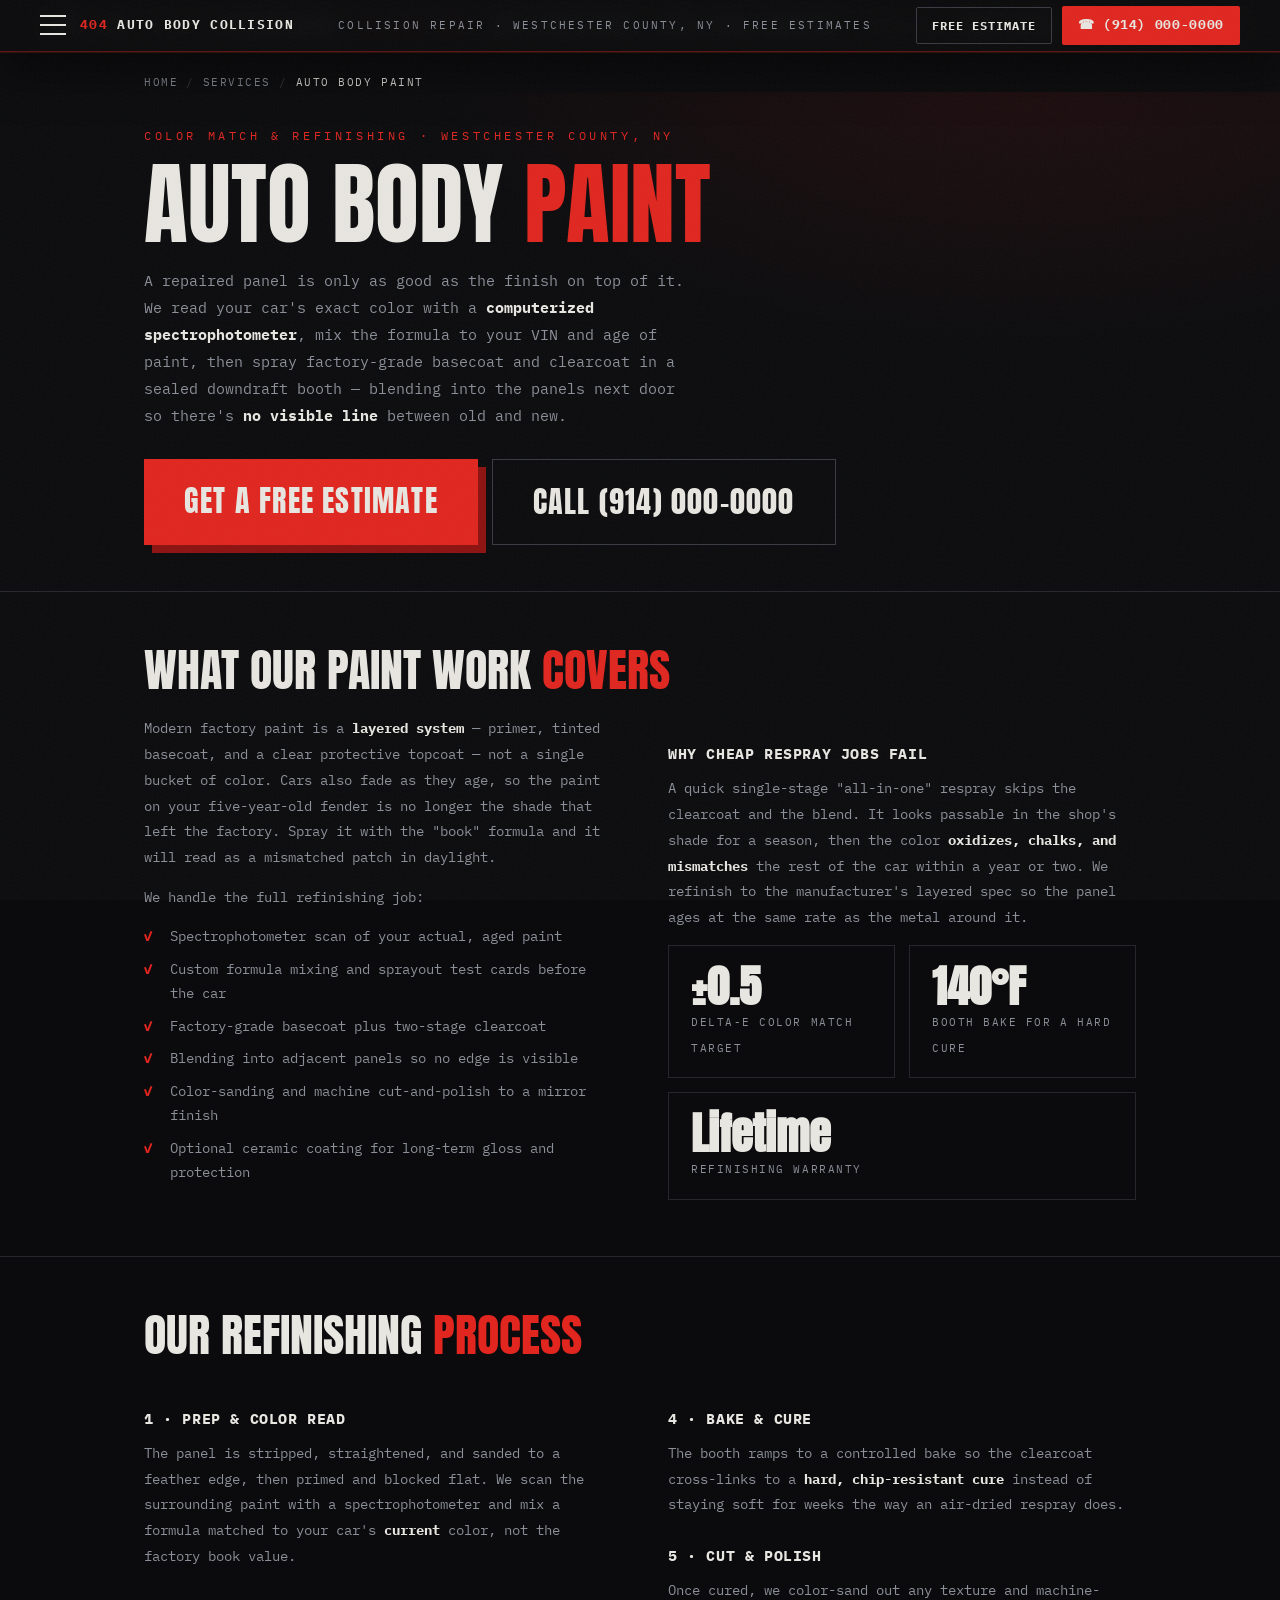
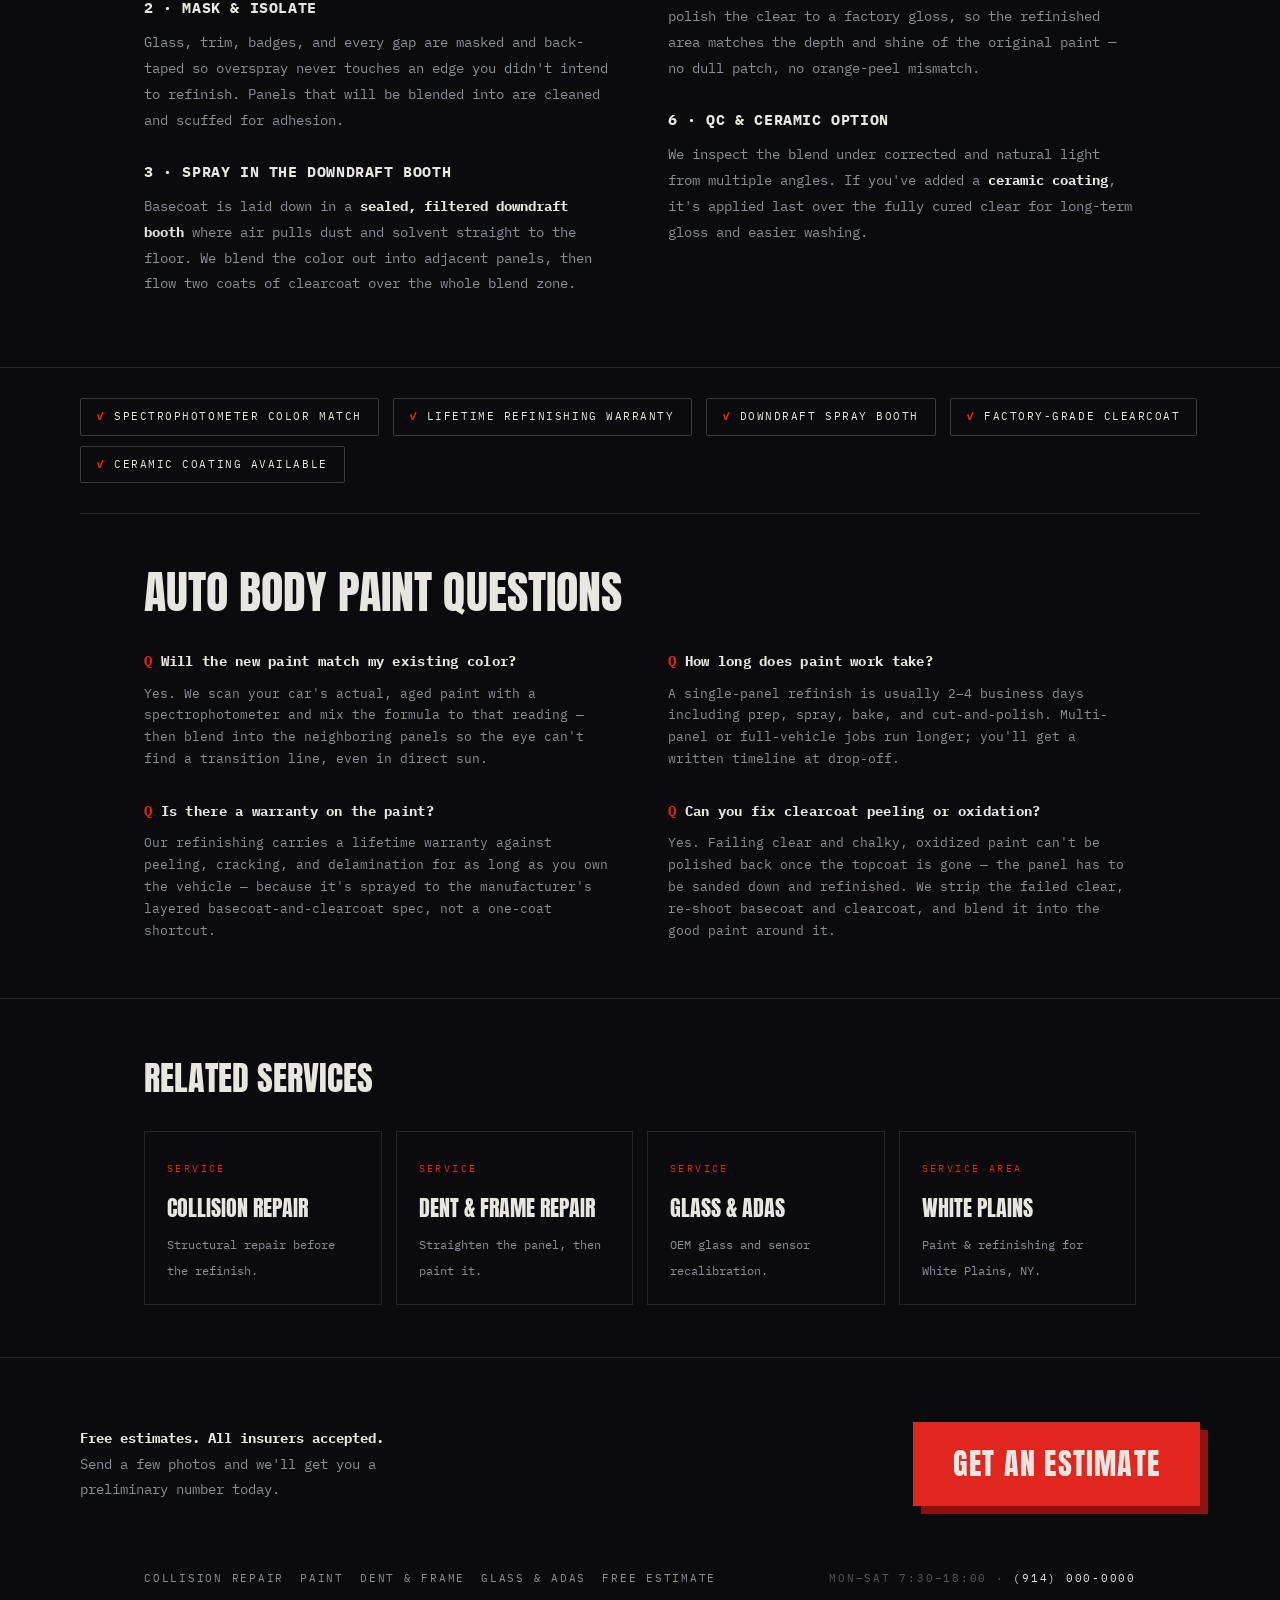
<file: services/auto-body-paint.html>
<!DOCTYPE html>
<html lang="en">
<head>
<meta charset="UTF-8">
<meta name="viewport" content="width=device-width, initial-scale=1.0">
<title>Auto Body Paint &amp; Refinishing in Westchester County, NY — 404 Auto Body Collision</title>
<meta name="description" content="Auto body paint and refinishing in Westchester County, NY. Computerized spectrophotometer color matching, full downdraft spray booth, factory-grade basecoat and clearcoat, invisible panel blending, cut-and-polish, and optional ceramic coating. Free estimates, lifetime refinishing warranty.">
<link rel="canonical" href="https://404autobody.com/services/auto-body-paint.html">
<meta name="robots" content="noindex,follow">
<meta property="og:type" content="website">
<meta property="og:title" content="Auto Body Paint &amp; Refinishing in Westchester County, NY — 404 Auto Body Collision">
<meta property="og:description" content="Spectrophotometer color matching, downdraft booth, factory-grade clearcoat, and invisible panel blending. Free estimates, lifetime refinishing warranty.">
<meta property="og:url" content="https://404autobody.com/services/auto-body-paint.html">
<meta property="og:image" content="https://404autobody.com/img/stage_4.jpg">
<meta name="twitter:card" content="summary_large_image">
<link rel="icon" href="../favicon.ico" sizes="32x32">
<link rel="apple-touch-icon" href="../img/favicon-180.png">
<link rel="preconnect" href="https://fonts.googleapis.com">
<link rel="preconnect" href="https://fonts.gstatic.com" crossorigin>
<link href="https://fonts.googleapis.com/css2?family=Anton&family=IBM+Plex+Mono:wght@400;500;700&display=swap" rel="stylesheet">
<link rel="stylesheet" href="../css/site.css">
<script type="application/ld+json">
{"@context":"https://schema.org","@type":"Service","serviceType":"Auto Body Paint & Refinishing",
"provider":{"@type":"AutoBodyShop","name":"404 Auto Body Collision","telephone":"REPLACE_BEFORE_LAUNCH","url":"https://404autobody.com/"},
"areaServed":[{"@type":"AdministrativeArea","name":"Westchester County, NY"}],
"url":"https://404autobody.com/services/auto-body-paint.html","description":"Auto body paint and refinishing with spectrophotometer color matching, full downdraft spray booth, factory-grade basecoat and clearcoat, invisible blending into adjacent panels, cut-and-polish, and optional ceramic coating."}
</script>
<script type="application/ld+json">
{"@context":"https://schema.org","@type":"BreadcrumbList","itemListElement":[
{"@type":"ListItem","position":1,"name":"Home","item":"https://404autobody.com/"},
{"@type":"ListItem","position":2,"name":"Services","item":"https://404autobody.com/#services"},
{"@type":"ListItem","position":3,"name":"Auto Body Paint","item":"https://404autobody.com/services/auto-body-paint.html"}]}
</script>
</head>
<body>

<header class="topbar">
  <div class="tb-left">
    <button class="burger" id="navToggle" aria-label="Open menu" aria-expanded="false" aria-controls="navDrawer"><span></span><span></span><span></span></button>
    <a class="tb-brand" href="../index.html" aria-label="404 Auto Body Collision"><span class="tb-404">404</span><span class="tb-name">&nbsp;Auto Body Collision</span></a>
  </div>
  <div class="tb-mid">Collision Repair · Westchester County, NY · Free Estimates</div>
  <div class="tb-right"><a class="tb-est" href="../estimate.html">Free Estimate</a><a class="tb-call" href="tel:+19140000000"><span aria-hidden="true">&#9742;</span> (914)&nbsp;000-0000</a></div>
</header>
<div class="nav-backdrop" id="navBackdrop"></div>
<aside class="nav-drawer" id="navDrawer" aria-hidden="true" aria-label="Site menu">
  <a class="nd-head" href="../index.html"><span class="tb-404">404</span> Auto Body Collision</a>
  <nav>
    <a class="nd-link" href="../index.html">Home</a>
    <a class="nd-link" href="../index.html#faq">FAQ</a>
    <div class="nd-group">Services</div>
    <a class="nd-link" href="../services/collision-repair.html">Collision Repair</a>
    <a class="nd-link" href="../services/auto-body-paint.html" aria-current="page">Auto Body Paint</a>
    <a class="nd-link" href="../services/dent-frame-repair.html">Dent &amp; Frame Repair</a>
    <a class="nd-link" href="../services/glass-adas-calibration.html">Glass &amp; ADAS Calibration</a>
    <div class="nd-group">Service Areas</div>
    <a class="nd-link" href="../areas/white-plains.html">White Plains</a>
    <a class="nd-link" href="../areas/yonkers.html">Yonkers</a>
    <a class="nd-link" href="../areas/new-rochelle.html">New Rochelle</a>
    <a class="nd-link" href="../areas/mount-vernon.html">Mount Vernon</a>
  </nav>
  <a class="nd-cta" href="../estimate.html">Get a Free Estimate</a>
</aside>

<main>
  <div class="wrap">
    <nav class="crumbs" aria-label="Breadcrumb">
      <a href="../index.html">Home</a><span class="sep">/</span><a href="../index.html#services">Services</a><span class="sep">/</span><span aria-current="page">Auto Body Paint</span>
    </nav>
  </div>

  <section class="page-hero">
    <div class="wrap">
      <p class="page-kicker">Color Match &amp; Refinishing · Westchester County, NY</p>
      <h1>Auto Body <span>Paint</span></h1>
      <p class="page-lead">A repaired panel is only as good as the finish on top of it. We read your car's exact color with a <b>computerized spectrophotometer</b>, mix the formula to your VIN and age of paint, then spray factory-grade basecoat and clearcoat in a sealed downdraft booth — blending into the panels next door so there's <b>no visible line</b> between old and new.</p>
      <div class="hero-actions">
        <a class="btn" href="../estimate.html">Get a Free Estimate</a>
        <a class="btn ghost" href="tel:+19140000000">Call (914) 000-0000</a>
      </div>
    </div>
  </section>

  <section class="section">
    <div class="wrap">
      <h2>What our paint work <span>covers</span></h2>
      <div class="prose-2">
        <div>
          <p>Modern factory paint is a <b>layered system</b> — primer, tinted basecoat, and a clear protective topcoat — not a single bucket of color. Cars also fade as they age, so the paint on your five-year-old fender is no longer the shade that left the factory. Spray it with the "book" formula and it will read as a mismatched patch in daylight.</p>
          <p>We handle the full refinishing job:</p>
          <ul class="checklist">
            <li>Spectrophotometer scan of your actual, aged paint</li>
            <li>Custom formula mixing and sprayout test cards before the car</li>
            <li>Factory-grade basecoat plus two-stage clearcoat</li>
            <li>Blending into adjacent panels so no edge is visible</li>
            <li>Color-sanding and machine cut-and-polish to a mirror finish</li>
            <li>Optional ceramic coating for long-term gloss and protection</li>
          </ul>
        </div>
        <div>
          <h3>Why cheap respray jobs fail</h3>
          <p>A quick single-stage "all-in-one" respray skips the clearcoat and the blend. It looks passable in the shop's shade for a season, then the color <b>oxidizes, chalks, and mismatches</b> the rest of the car within a year or two. We refinish to the manufacturer's layered spec so the panel ages at the same rate as the metal around it.</p>
          <div class="stats">
            <div class="stat"><b>±0.5</b><span>Delta-E color match target</span></div>
            <div class="stat"><b>140°F</b><span>booth bake for a hard cure</span></div>
            <div class="stat"><b>Lifetime</b><span>refinishing warranty</span></div>
          </div>
        </div>
      </div>
    </div>
  </section>

  <section class="section">
    <div class="wrap">
      <h2>Our refinishing <span>process</span></h2>
      <div class="prose-2">
        <div>
          <h3>1 · Prep &amp; color read</h3>
          <p>The panel is stripped, straightened, and sanded to a feather edge, then primed and blocked flat. We scan the surrounding paint with a spectrophotometer and mix a formula matched to your car's <b>current</b> color, not the factory book value.</p>
          <h3>2 · Mask &amp; isolate</h3>
          <p>Glass, trim, badges, and every gap are masked and back-taped so overspray never touches an edge you didn't intend to refinish. Panels that will be blended into are cleaned and scuffed for adhesion.</p>
          <h3>3 · Spray in the downdraft booth</h3>
          <p>Basecoat is laid down in a <b>sealed, filtered downdraft booth</b> where air pulls dust and solvent straight to the floor. We blend the color out into adjacent panels, then flow two coats of clearcoat over the whole blend zone.</p>
        </div>
        <div>
          <h3>4 · Bake &amp; cure</h3>
          <p>The booth ramps to a controlled bake so the clearcoat cross-links to a <b>hard, chip-resistant cure</b> instead of staying soft for weeks the way an air-dried respray does.</p>
          <h3>5 · Cut &amp; polish</h3>
          <p>Once cured, we color-sand out any texture and machine-polish the clear to a factory gloss, so the refinished area matches the depth and shine of the original paint — no dull patch, no orange-peel mismatch.</p>
          <h3>6 · QC &amp; ceramic option</h3>
          <p>We inspect the blend under corrected and natural light from multiple angles. If you've added a <b>ceramic coating</b>, it's applied last over the fully cured clear for long-term gloss and easier washing.</p>
        </div>
      </div>
    </div>
  </section>

  <ul class="trust wrap">
    <li>Spectrophotometer Color Match</li><li>Lifetime Refinishing Warranty</li><li>Downdraft Spray Booth</li>
    <li>Factory-Grade Clearcoat</li><li>Ceramic Coating Available</li>
  </ul>

  <section class="faq" id="faq">
    <div class="wrap">
      <h2 class="faq-head">Auto body paint questions</h2>
      <div class="faq-grid">
        <div class="faq-item"><h3>Will the new paint match my existing color?</h3><p>Yes. We scan your car's actual, aged paint with a spectrophotometer and mix the formula to that reading — then blend into the neighboring panels so the eye can't find a transition line, even in direct sun.</p></div>
        <div class="faq-item"><h3>How long does paint work take?</h3><p>A single-panel refinish is usually 2–4 business days including prep, spray, bake, and cut-and-polish. Multi-panel or full-vehicle jobs run longer; you'll get a written timeline at drop-off.</p></div>
        <div class="faq-item"><h3>Is there a warranty on the paint?</h3><p>Our refinishing carries a lifetime warranty against peeling, cracking, and delamination for as long as you own the vehicle — because it's sprayed to the manufacturer's layered basecoat-and-clearcoat spec, not a one-coat shortcut.</p></div>
        <div class="faq-item"><h3>Can you fix clearcoat peeling or oxidation?</h3><p>Yes. Failing clear and chalky, oxidized paint can't be polished back once the topcoat is gone — the panel has to be sanded down and refinished. We strip the failed clear, re-shoot basecoat and clearcoat, and blend it into the good paint around it.</p></div>
      </div>
    </div>
  </section>

  <section class="related">
    <div class="wrap">
      <h2>Related services</h2>
      <div class="rel-grid">
        <a class="rel-card" href="../services/collision-repair.html"><span class="rk">Service</span><b>Collision Repair</b><span>Structural repair before the refinish.</span></a>
        <a class="rel-card" href="../services/dent-frame-repair.html"><span class="rk">Service</span><b>Dent &amp; Frame Repair</b><span>Straighten the panel, then paint it.</span></a>
        <a class="rel-card" href="../services/glass-adas-calibration.html"><span class="rk">Service</span><b>Glass &amp; ADAS</b><span>OEM glass and sensor recalibration.</span></a>
        <a class="rel-card" href="../areas/white-plains.html"><span class="rk">Service Area</span><b>White Plains</b><span>Paint &amp; refinishing for White Plains, NY.</span></a>
      </div>
    </div>
  </section>

  <section class="cta-band wrap">
    <p class="line"><b>Free estimates. All insurers accepted.</b><br>Send a few photos and we'll get you a preliminary number today.</p>
    <a class="btn" href="../estimate.html">Get an Estimate</a>
  </section>

  <footer class="wrap">
    <div>
      <div class="foot-nav">
        <a href="../services/collision-repair.html">Collision Repair</a>
        <a href="../services/auto-body-paint.html">Paint</a>
        <a href="../services/dent-frame-repair.html">Dent &amp; Frame</a>
        <a href="../services/glass-adas-calibration.html">Glass &amp; ADAS</a>
        <a href="../estimate.html">Free Estimate</a>
      </div>
      <p style="margin-top:14px">© 2026 404 Auto Body Collision · 404 Ventures LLC · Westchester County, NY</p>
    </div>
    <span>Mon–Sat 7:30–18:00 · <a href="tel:+19140000000">(914) 000-0000</a></span>
  </footer>
</main>

<script src="../js/nav.js"></script>
</body>
</html>
</file>
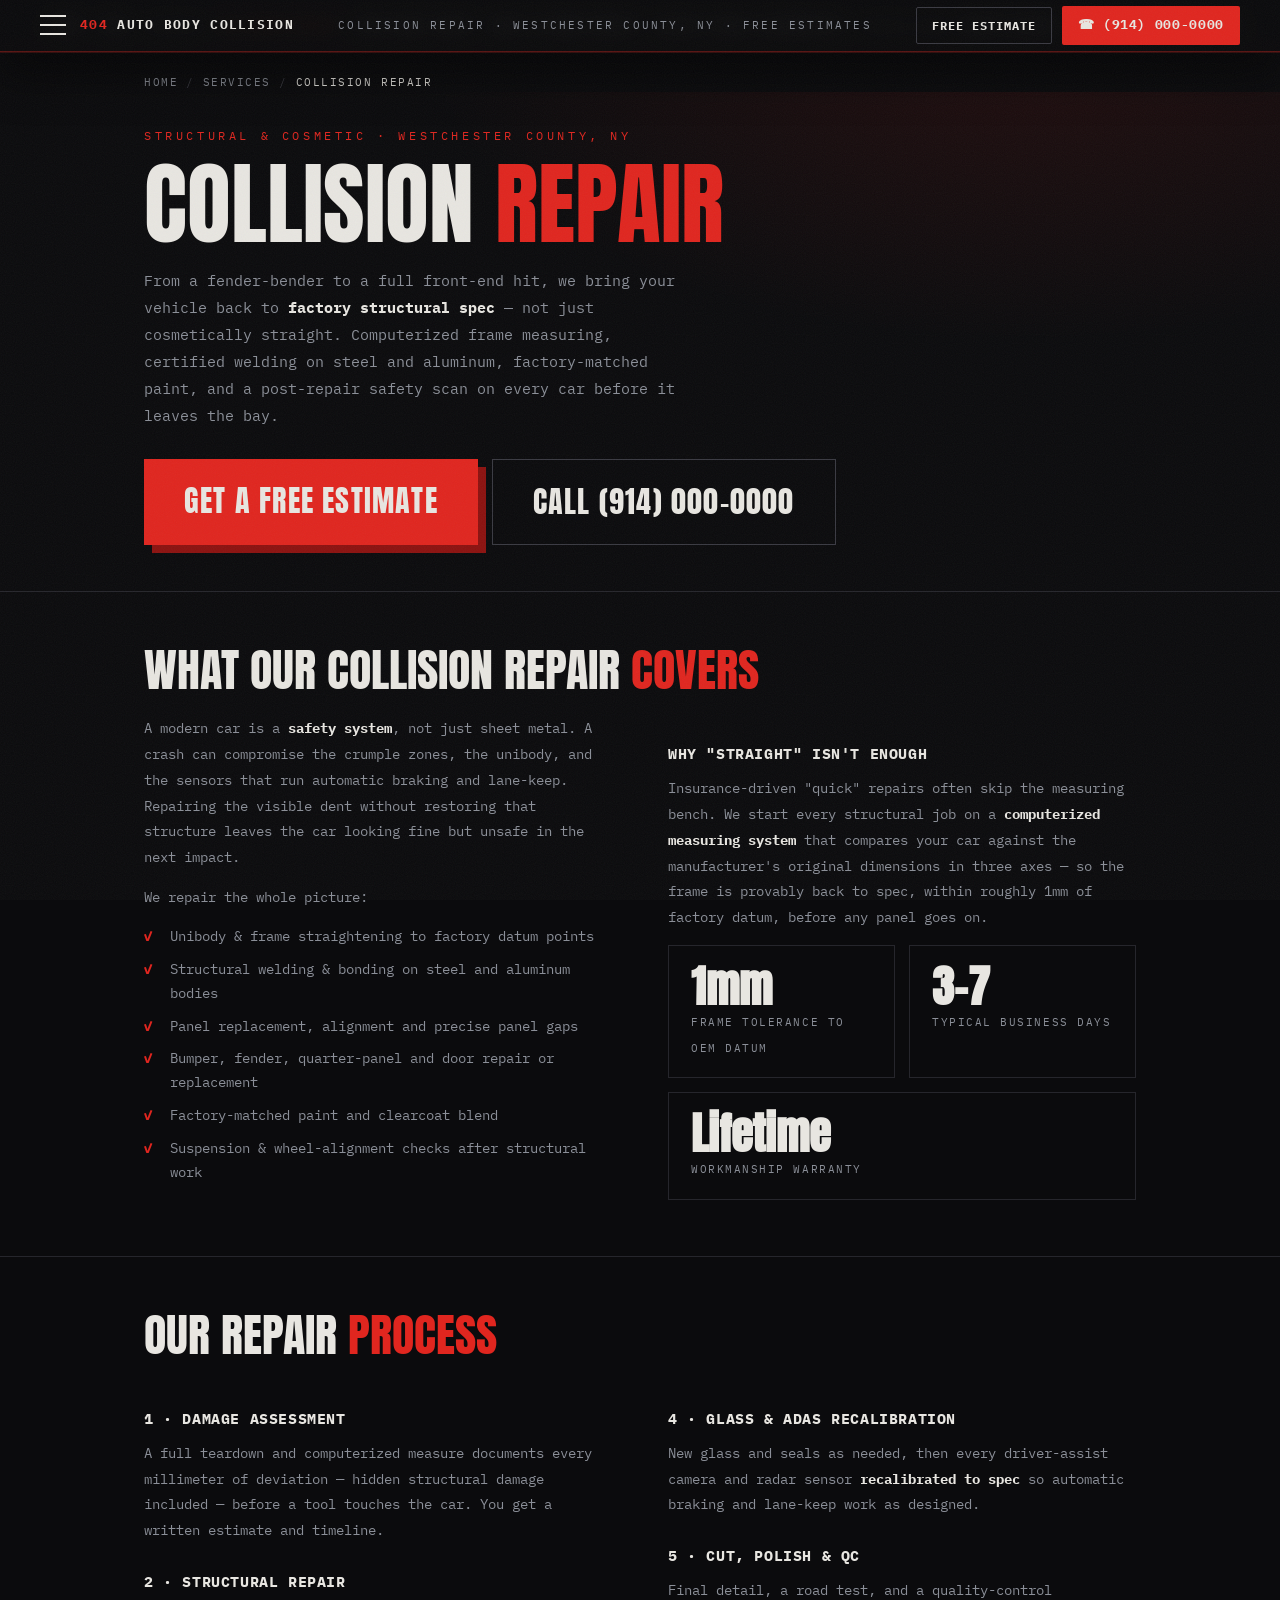
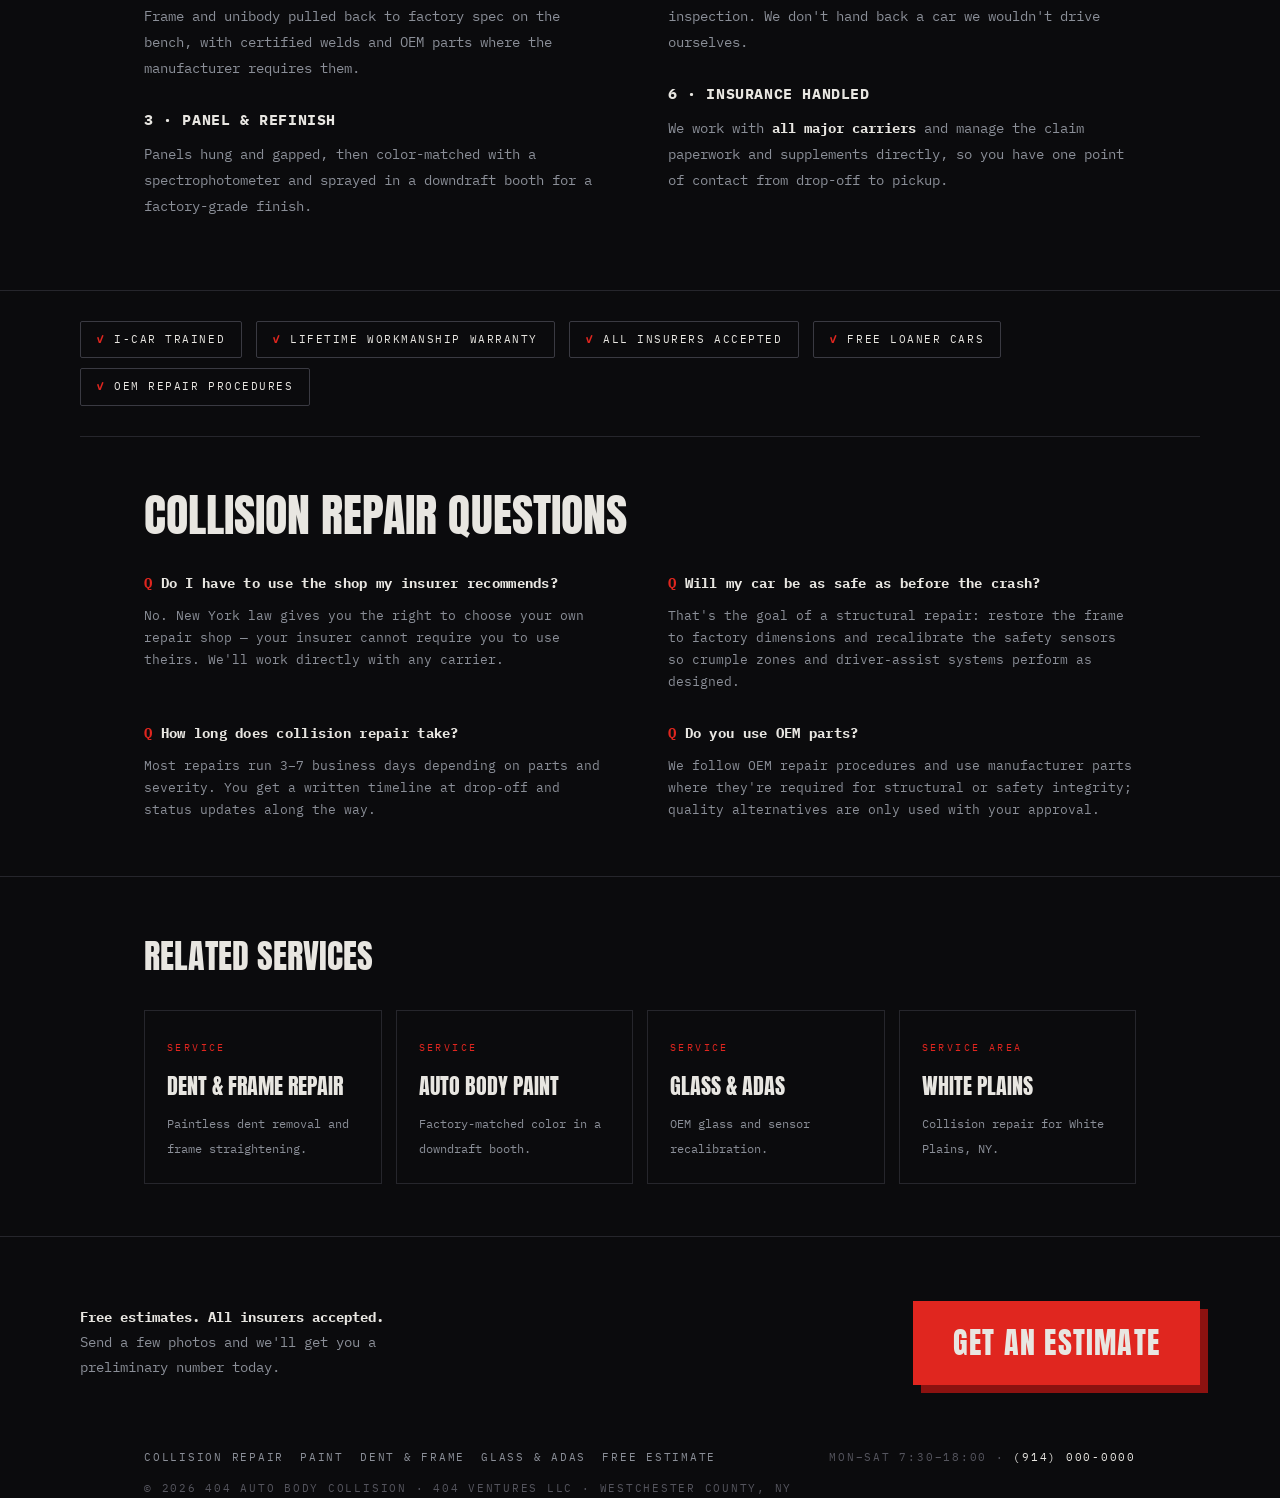
<file: services/collision-repair.html>
<!DOCTYPE html>
<html lang="en">
<head>
<meta charset="UTF-8">
<meta name="viewport" content="width=device-width, initial-scale=1.0">
<title>Collision Repair in Westchester County, NY — 404 Auto Body Collision</title>
<meta name="description" content="Certified collision repair in Westchester County, NY. Computerized frame measuring, structural repair on steel and aluminum, factory-matched paint, and post-repair safety scans. Free estimates, all insurers accepted, lifetime workmanship warranty.">
<link rel="canonical" href="https://404autobody.com/services/collision-repair.html">
<meta name="robots" content="noindex,follow">
<meta property="og:type" content="website">
<meta property="og:title" content="Collision Repair in Westchester County, NY — 404 Auto Body Collision">
<meta property="og:description" content="Certified structural collision repair, factory-matched paint, and post-repair safety scans. Free estimates, all insurers accepted.">
<meta property="og:url" content="https://404autobody.com/services/collision-repair.html">
<meta property="og:image" content="https://404autobody.com/img/stage_4.jpg">
<meta name="twitter:card" content="summary_large_image">
<link rel="icon" href="../favicon.ico" sizes="32x32">
<link rel="apple-touch-icon" href="../img/favicon-180.png">
<link rel="preconnect" href="https://fonts.googleapis.com">
<link rel="preconnect" href="https://fonts.gstatic.com" crossorigin>
<link href="https://fonts.googleapis.com/css2?family=Anton&family=IBM+Plex+Mono:wght@400;500;700&display=swap" rel="stylesheet">
<link rel="stylesheet" href="../css/site.css">
<script type="application/ld+json">
{"@context":"https://schema.org","@type":"Service","serviceType":"Collision Repair",
"provider":{"@type":"AutoBodyShop","name":"404 Auto Body Collision","telephone":"REPLACE_BEFORE_LAUNCH","url":"https://404autobody.com/"},
"areaServed":[{"@type":"AdministrativeArea","name":"Westchester County, NY"}],
"url":"https://404autobody.com/services/collision-repair.html","description":"Certified structural collision repair with computerized frame measuring, steel and aluminum welding, factory-matched paint, and post-repair ADAS safety scans."}
</script>
<script type="application/ld+json">
{"@context":"https://schema.org","@type":"BreadcrumbList","itemListElement":[
{"@type":"ListItem","position":1,"name":"Home","item":"https://404autobody.com/"},
{"@type":"ListItem","position":2,"name":"Services","item":"https://404autobody.com/#services"},
{"@type":"ListItem","position":3,"name":"Collision Repair","item":"https://404autobody.com/services/collision-repair.html"}]}
</script>
</head>
<body>

<header class="topbar">
  <div class="tb-left">
    <button class="burger" id="navToggle" aria-label="Open menu" aria-expanded="false" aria-controls="navDrawer"><span></span><span></span><span></span></button>
    <a class="tb-brand" href="../index.html" aria-label="404 Auto Body Collision"><span class="tb-404">404</span><span class="tb-name">&nbsp;Auto Body Collision</span></a>
  </div>
  <div class="tb-mid">Collision Repair · Westchester County, NY · Free Estimates</div>
  <div class="tb-right"><a class="tb-est" href="../estimate.html">Free Estimate</a><a class="tb-call" href="tel:+19140000000"><span aria-hidden="true">&#9742;</span> (914)&nbsp;000-0000</a></div>
</header>
<div class="nav-backdrop" id="navBackdrop"></div>
<aside class="nav-drawer" id="navDrawer" aria-hidden="true" aria-label="Site menu">
  <a class="nd-head" href="../index.html"><span class="tb-404">404</span> Auto Body Collision</a>
  <nav>
    <a class="nd-link" href="../index.html">Home</a>
    <a class="nd-link" href="../index.html#faq">FAQ</a>
    <div class="nd-group">Services</div>
    <a class="nd-link" href="../services/collision-repair.html" aria-current="page">Collision Repair</a>
    <a class="nd-link" href="../services/auto-body-paint.html">Auto Body Paint</a>
    <a class="nd-link" href="../services/dent-frame-repair.html">Dent &amp; Frame Repair</a>
    <a class="nd-link" href="../services/glass-adas-calibration.html">Glass &amp; ADAS Calibration</a>
    <div class="nd-group">Service Areas</div>
    <a class="nd-link" href="../areas/white-plains.html">White Plains</a>
    <a class="nd-link" href="../areas/yonkers.html">Yonkers</a>
    <a class="nd-link" href="../areas/new-rochelle.html">New Rochelle</a>
    <a class="nd-link" href="../areas/mount-vernon.html">Mount Vernon</a>
  </nav>
  <a class="nd-cta" href="../estimate.html">Get a Free Estimate</a>
</aside>

<main>
  <div class="wrap">
    <nav class="crumbs" aria-label="Breadcrumb">
      <a href="../index.html">Home</a><span class="sep">/</span><a href="../index.html#services">Services</a><span class="sep">/</span><span aria-current="page">Collision Repair</span>
    </nav>
  </div>

  <section class="page-hero">
    <div class="wrap">
      <p class="page-kicker">Structural &amp; Cosmetic · Westchester County, NY</p>
      <h1>Collision <span>Repair</span></h1>
      <p class="page-lead">From a fender-bender to a full front-end hit, we bring your vehicle back to <b>factory structural spec</b> — not just cosmetically straight. Computerized frame measuring, certified welding on steel and aluminum, factory-matched paint, and a post-repair safety scan on every car before it leaves the bay.</p>
      <div class="hero-actions">
        <a class="btn" href="../estimate.html">Get a Free Estimate</a>
        <a class="btn ghost" href="tel:+19140000000">Call (914) 000-0000</a>
      </div>
    </div>
  </section>

  <section class="section">
    <div class="wrap">
      <h2>What our collision repair <span>covers</span></h2>
      <div class="prose-2">
        <div>
          <p>A modern car is a <b>safety system</b>, not just sheet metal. A crash can compromise the crumple zones, the unibody, and the sensors that run automatic braking and lane-keep. Repairing the visible dent without restoring that structure leaves the car looking fine but unsafe in the next impact.</p>
          <p>We repair the whole picture:</p>
          <ul class="checklist">
            <li>Unibody &amp; frame straightening to factory datum points</li>
            <li>Structural welding &amp; bonding on steel and aluminum bodies</li>
            <li>Panel replacement, alignment and precise panel gaps</li>
            <li>Bumper, fender, quarter-panel and door repair or replacement</li>
            <li>Factory-matched paint and clearcoat blend</li>
            <li>Suspension &amp; wheel-alignment checks after structural work</li>
          </ul>
        </div>
        <div>
          <h3>Why "straight" isn't enough</h3>
          <p>Insurance-driven "quick" repairs often skip the measuring bench. We start every structural job on a <b>computerized measuring system</b> that compares your car against the manufacturer's original dimensions in three axes — so the frame is provably back to spec, within roughly 1mm of factory datum, before any panel goes on.</p>
          <div class="stats">
            <div class="stat"><b>1mm</b><span>frame tolerance to OEM datum</span></div>
            <div class="stat"><b>3–7</b><span>typical business days</span></div>
            <div class="stat"><b>Lifetime</b><span>workmanship warranty</span></div>
          </div>
        </div>
      </div>
    </div>
  </section>

  <section class="section">
    <div class="wrap">
      <h2>Our repair <span>process</span></h2>
      <div class="prose-2">
        <div>
          <h3>1 · Damage assessment</h3>
          <p>A full teardown and computerized measure documents every millimeter of deviation — hidden structural damage included — before a tool touches the car. You get a written estimate and timeline.</p>
          <h3>2 · Structural repair</h3>
          <p>Frame and unibody pulled back to factory spec on the bench, with certified welds and OEM parts where the manufacturer requires them.</p>
          <h3>3 · Panel &amp; refinish</h3>
          <p>Panels hung and gapped, then color-matched with a spectrophotometer and sprayed in a downdraft booth for a factory-grade finish.</p>
        </div>
        <div>
          <h3>4 · Glass &amp; ADAS recalibration</h3>
          <p>New glass and seals as needed, then every driver-assist camera and radar sensor <b>recalibrated to spec</b> so automatic braking and lane-keep work as designed.</p>
          <h3>5 · Cut, polish &amp; QC</h3>
          <p>Final detail, a road test, and a quality-control inspection. We don't hand back a car we wouldn't drive ourselves.</p>
          <h3>6 · Insurance handled</h3>
          <p>We work with <b>all major carriers</b> and manage the claim paperwork and supplements directly, so you have one point of contact from drop-off to pickup.</p>
        </div>
      </div>
    </div>
  </section>

  <ul class="trust wrap">
    <li>I-CAR Trained</li><li>Lifetime Workmanship Warranty</li><li>All Insurers Accepted</li>
    <li>Free Loaner Cars</li><li>OEM Repair Procedures</li>
  </ul>

  <section class="faq" id="faq">
    <div class="wrap">
      <h2 class="faq-head">Collision repair questions</h2>
      <div class="faq-grid">
        <div class="faq-item"><h3>Do I have to use the shop my insurer recommends?</h3><p>No. New York law gives you the right to choose your own repair shop — your insurer cannot require you to use theirs. We'll work directly with any carrier.</p></div>
        <div class="faq-item"><h3>Will my car be as safe as before the crash?</h3><p>That's the goal of a structural repair: restore the frame to factory dimensions and recalibrate the safety sensors so crumple zones and driver-assist systems perform as designed.</p></div>
        <div class="faq-item"><h3>How long does collision repair take?</h3><p>Most repairs run 3–7 business days depending on parts and severity. You get a written timeline at drop-off and status updates along the way.</p></div>
        <div class="faq-item"><h3>Do you use OEM parts?</h3><p>We follow OEM repair procedures and use manufacturer parts where they're required for structural or safety integrity; quality alternatives are only used with your approval.</p></div>
      </div>
    </div>
  </section>

  <section class="related">
    <div class="wrap">
      <h2>Related services</h2>
      <div class="rel-grid">
        <a class="rel-card" href="../services/dent-frame-repair.html"><span class="rk">Service</span><b>Dent &amp; Frame Repair</b><span>Paintless dent removal and frame straightening.</span></a>
        <a class="rel-card" href="../services/auto-body-paint.html"><span class="rk">Service</span><b>Auto Body Paint</b><span>Factory-matched color in a downdraft booth.</span></a>
        <a class="rel-card" href="../services/glass-adas-calibration.html"><span class="rk">Service</span><b>Glass &amp; ADAS</b><span>OEM glass and sensor recalibration.</span></a>
        <a class="rel-card" href="../areas/white-plains.html"><span class="rk">Service Area</span><b>White Plains</b><span>Collision repair for White Plains, NY.</span></a>
      </div>
    </div>
  </section>

  <section class="cta-band wrap">
    <p class="line"><b>Free estimates. All insurers accepted.</b><br>Send a few photos and we'll get you a preliminary number today.</p>
    <a class="btn" href="../estimate.html">Get an Estimate</a>
  </section>

  <footer class="wrap">
    <div>
      <div class="foot-nav">
        <a href="../services/collision-repair.html">Collision Repair</a>
        <a href="../services/auto-body-paint.html">Paint</a>
        <a href="../services/dent-frame-repair.html">Dent &amp; Frame</a>
        <a href="../services/glass-adas-calibration.html">Glass &amp; ADAS</a>
        <a href="../estimate.html">Free Estimate</a>
      </div>
      <p style="margin-top:14px">© 2026 404 Auto Body Collision · 404 Ventures LLC · Westchester County, NY</p>
    </div>
    <span>Mon–Sat 7:30–18:00 · <a href="tel:+19140000000">(914) 000-0000</a></span>
  </footer>
</main>

<script src="../js/nav.js"></script>
</body>
</html>
</file>
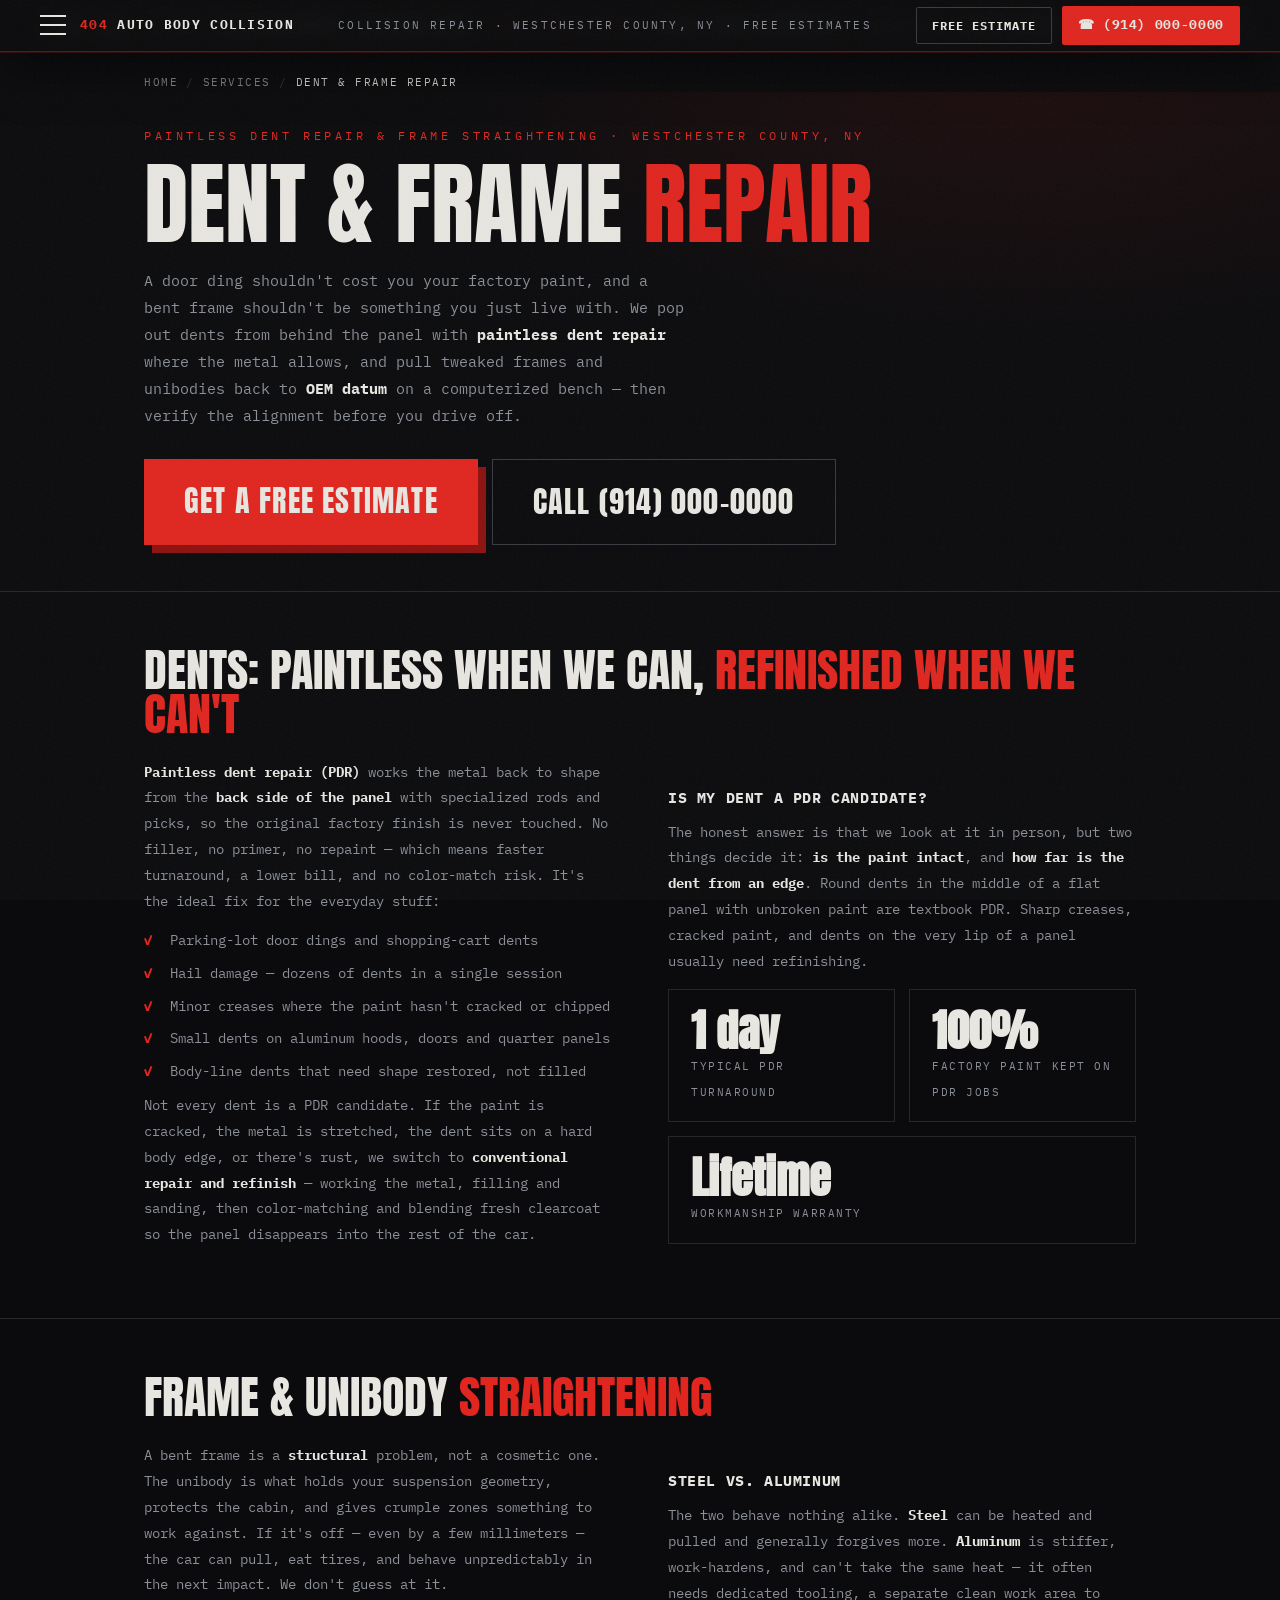
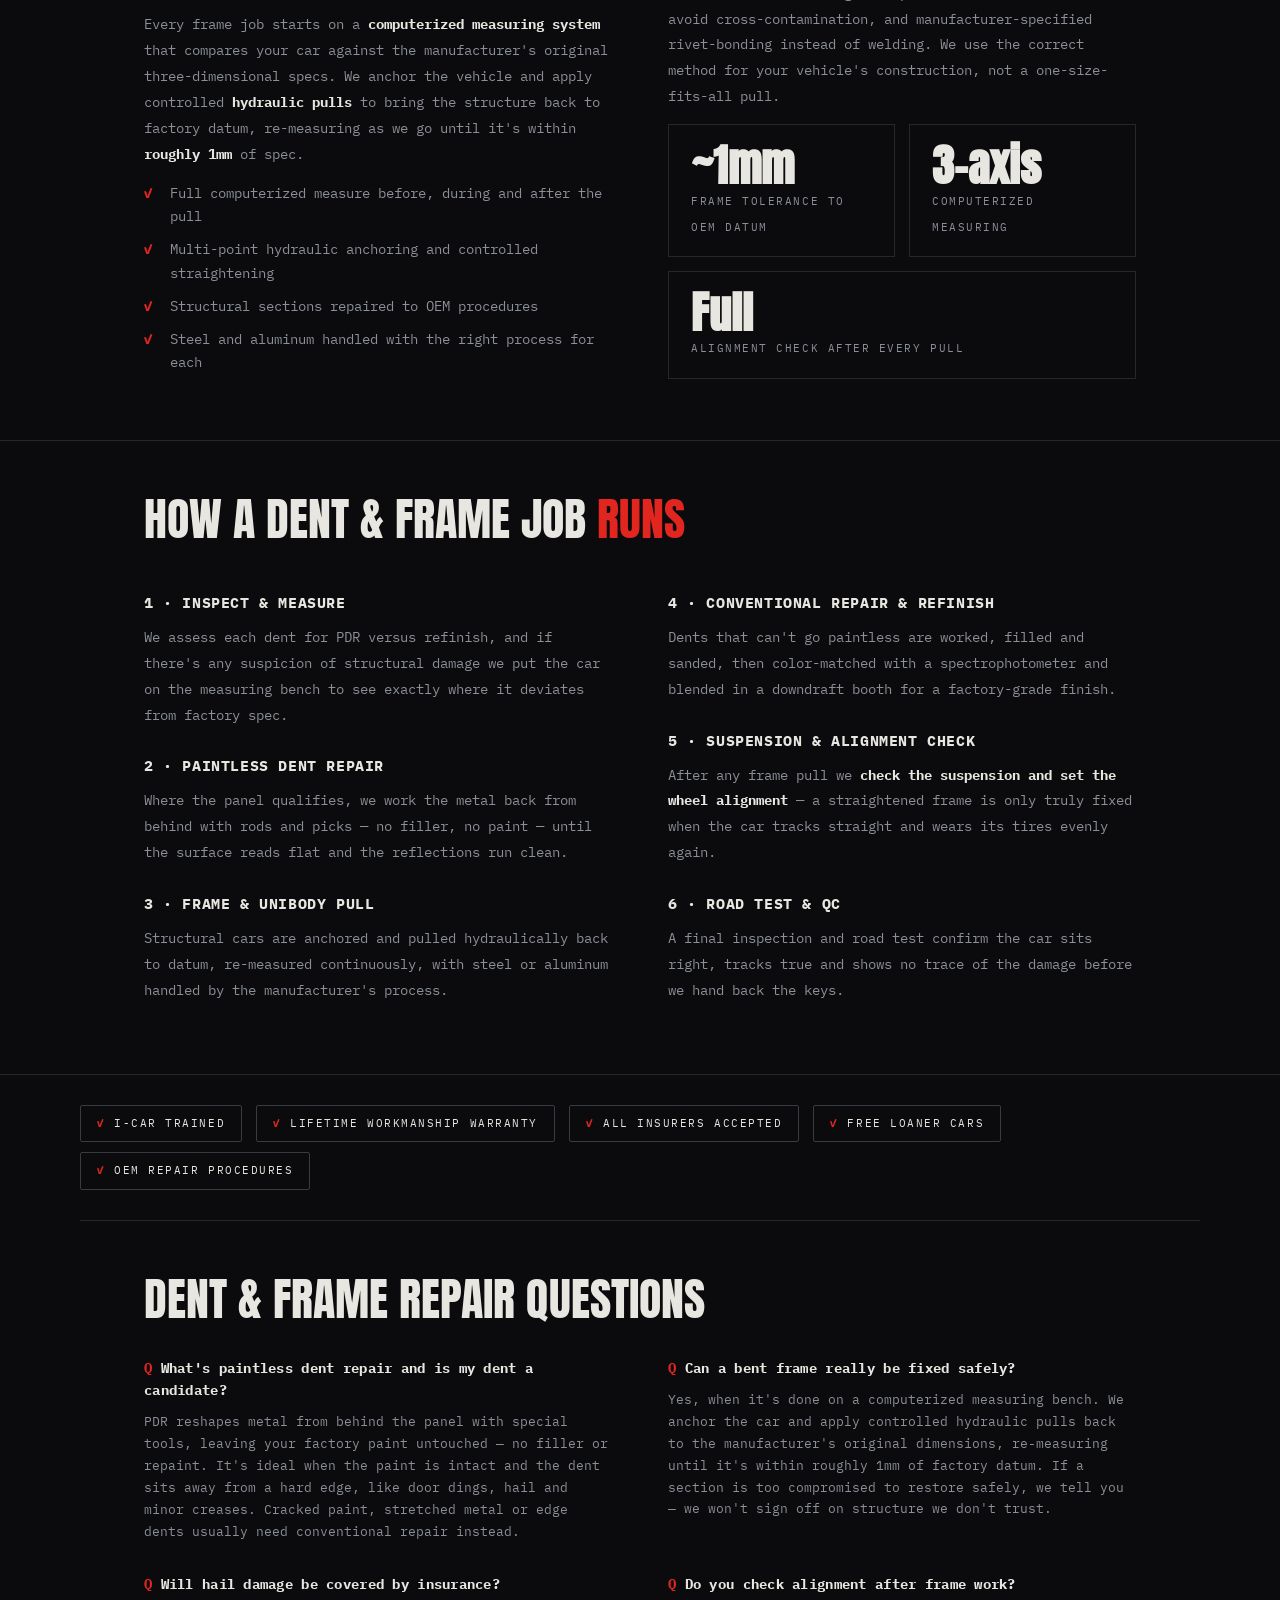
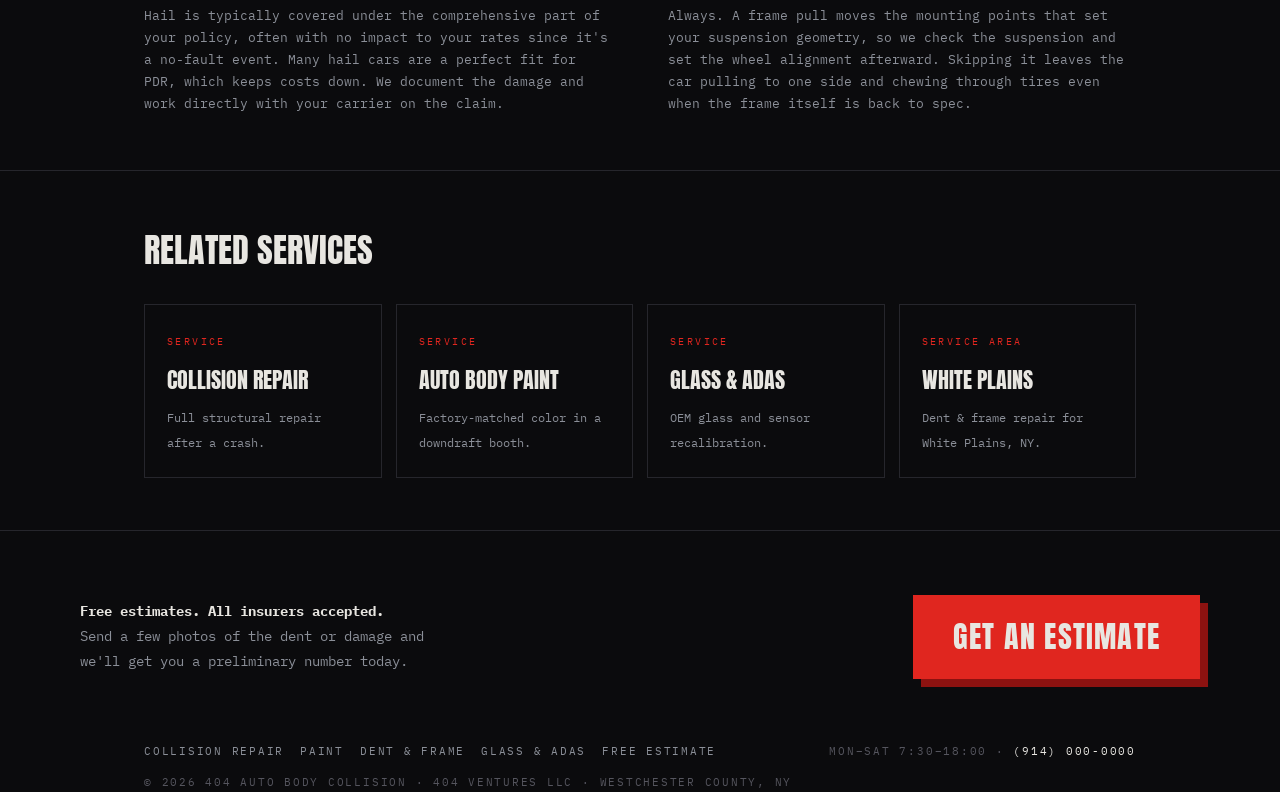
<file: services/dent-frame-repair.html>
<!DOCTYPE html>
<html lang="en">
<head>
<meta charset="UTF-8">
<meta name="viewport" content="width=device-width, initial-scale=1.0">
<title>Dent &amp; Frame Repair in Westchester County, NY — 404 Auto Body Collision</title>
<meta name="description" content="Paintless dent repair and computerized frame straightening in Westchester County, NY. PDR for door dings and hail that keeps factory paint, hydraulic unibody pulls back to OEM datum within ~1mm, and a full alignment check after every frame job. Free estimates, all insurers accepted, lifetime workmanship warranty.">
<link rel="canonical" href="https://404autobody.com/services/dent-frame-repair.html">
<meta name="robots" content="noindex,follow">
<meta property="og:type" content="website">
<meta property="og:title" content="Dent &amp; Frame Repair in Westchester County, NY — 404 Auto Body Collision">
<meta property="og:description" content="Paintless dent repair that keeps your factory paint, plus computerized frame and unibody straightening back to OEM spec. Free estimates, all insurers accepted.">
<meta property="og:url" content="https://404autobody.com/services/dent-frame-repair.html">
<meta property="og:image" content="https://404autobody.com/img/stage_4.jpg">
<meta name="twitter:card" content="summary_large_image">
<link rel="icon" href="../favicon.ico" sizes="32x32">
<link rel="apple-touch-icon" href="../img/favicon-180.png">
<link rel="preconnect" href="https://fonts.googleapis.com">
<link rel="preconnect" href="https://fonts.gstatic.com" crossorigin>
<link href="https://fonts.googleapis.com/css2?family=Anton&family=IBM+Plex+Mono:wght@400;500;700&display=swap" rel="stylesheet">
<link rel="stylesheet" href="../css/site.css">
<script type="application/ld+json">
{"@context":"https://schema.org","@type":"Service","serviceType":"Dent & Frame Repair",
"provider":{"@type":"AutoBodyShop","name":"404 Auto Body Collision","telephone":"REPLACE_BEFORE_LAUNCH","url":"https://404autobody.com/"},
"areaServed":[{"@type":"AdministrativeArea","name":"Westchester County, NY"}],
"url":"https://404autobody.com/services/dent-frame-repair.html","description":"Paintless dent repair for door dings, hail and minor dents that preserves factory paint, plus hydraulic frame and unibody straightening on a computerized measuring bench back to OEM datum, with a post-repair suspension and wheel-alignment check."}
</script>
<script type="application/ld+json">
{"@context":"https://schema.org","@type":"BreadcrumbList","itemListElement":[
{"@type":"ListItem","position":1,"name":"Home","item":"https://404autobody.com/"},
{"@type":"ListItem","position":2,"name":"Services","item":"https://404autobody.com/#services"},
{"@type":"ListItem","position":3,"name":"Dent & Frame Repair","item":"https://404autobody.com/services/dent-frame-repair.html"}]}
</script>
</head>
<body>

<header class="topbar">
  <div class="tb-left">
    <button class="burger" id="navToggle" aria-label="Open menu" aria-expanded="false" aria-controls="navDrawer"><span></span><span></span><span></span></button>
    <a class="tb-brand" href="../index.html" aria-label="404 Auto Body Collision"><span class="tb-404">404</span><span class="tb-name">&nbsp;Auto Body Collision</span></a>
  </div>
  <div class="tb-mid">Collision Repair · Westchester County, NY · Free Estimates</div>
  <div class="tb-right"><a class="tb-est" href="../estimate.html">Free Estimate</a><a class="tb-call" href="tel:+19140000000"><span aria-hidden="true">&#9742;</span> (914)&nbsp;000-0000</a></div>
</header>
<div class="nav-backdrop" id="navBackdrop"></div>
<aside class="nav-drawer" id="navDrawer" aria-hidden="true" aria-label="Site menu">
  <a class="nd-head" href="../index.html"><span class="tb-404">404</span> Auto Body Collision</a>
  <nav>
    <a class="nd-link" href="../index.html">Home</a>
    <a class="nd-link" href="../index.html#faq">FAQ</a>
    <div class="nd-group">Services</div>
    <a class="nd-link" href="../services/collision-repair.html">Collision Repair</a>
    <a class="nd-link" href="../services/auto-body-paint.html">Auto Body Paint</a>
    <a class="nd-link" href="../services/dent-frame-repair.html" aria-current="page">Dent &amp; Frame Repair</a>
    <a class="nd-link" href="../services/glass-adas-calibration.html">Glass &amp; ADAS Calibration</a>
    <div class="nd-group">Service Areas</div>
    <a class="nd-link" href="../areas/white-plains.html">White Plains</a>
    <a class="nd-link" href="../areas/yonkers.html">Yonkers</a>
    <a class="nd-link" href="../areas/new-rochelle.html">New Rochelle</a>
    <a class="nd-link" href="../areas/mount-vernon.html">Mount Vernon</a>
  </nav>
  <a class="nd-cta" href="../estimate.html">Get a Free Estimate</a>
</aside>

<main>
  <div class="wrap">
    <nav class="crumbs" aria-label="Breadcrumb">
      <a href="../index.html">Home</a><span class="sep">/</span><a href="../index.html#services">Services</a><span class="sep">/</span><span aria-current="page">Dent &amp; Frame Repair</span>
    </nav>
  </div>

  <section class="page-hero">
    <div class="wrap">
      <p class="page-kicker">Paintless Dent Repair &amp; Frame Straightening · Westchester County, NY</p>
      <h1>Dent &amp; Frame <span>Repair</span></h1>
      <p class="page-lead">A door ding shouldn't cost you your factory paint, and a bent frame shouldn't be something you just live with. We pop out dents from behind the panel with <b>paintless dent repair</b> where the metal allows, and pull tweaked frames and unibodies back to <b>OEM datum</b> on a computerized bench — then verify the alignment before you drive off.</p>
      <div class="hero-actions">
        <a class="btn" href="../estimate.html">Get a Free Estimate</a>
        <a class="btn ghost" href="tel:+19140000000">Call (914) 000-0000</a>
      </div>
    </div>
  </section>

  <section class="section">
    <div class="wrap">
      <h2>Dents: paintless when we can, <span>refinished when we can't</span></h2>
      <div class="prose-2">
        <div>
          <p><b>Paintless dent repair (PDR)</b> works the metal back to shape from the <b>back side of the panel</b> with specialized rods and picks, so the original factory finish is never touched. No filler, no primer, no repaint — which means faster turnaround, a lower bill, and no color-match risk. It's the ideal fix for the everyday stuff:</p>
          <ul class="checklist">
            <li>Parking-lot door dings and shopping-cart dents</li>
            <li>Hail damage — dozens of dents in a single session</li>
            <li>Minor creases where the paint hasn't cracked or chipped</li>
            <li>Small dents on aluminum hoods, doors and quarter panels</li>
            <li>Body-line dents that need shape restored, not filled</li>
          </ul>
          <p>Not every dent is a PDR candidate. If the paint is cracked, the metal is stretched, the dent sits on a hard body edge, or there's rust, we switch to <b>conventional repair and refinish</b> — working the metal, filling and sanding, then color-matching and blending fresh clearcoat so the panel disappears into the rest of the car.</p>
        </div>
        <div>
          <h3>Is my dent a PDR candidate?</h3>
          <p>The honest answer is that we look at it in person, but two things decide it: <b>is the paint intact</b>, and <b>how far is the dent from an edge</b>. Round dents in the middle of a flat panel with unbroken paint are textbook PDR. Sharp creases, cracked paint, and dents on the very lip of a panel usually need refinishing.</p>
          <div class="stats">
            <div class="stat"><b>1 day</b><span>typical PDR turnaround</span></div>
            <div class="stat"><b>100%</b><span>factory paint kept on PDR jobs</span></div>
            <div class="stat"><b>Lifetime</b><span>workmanship warranty</span></div>
          </div>
        </div>
      </div>
    </div>
  </section>

  <section class="section">
    <div class="wrap">
      <h2>Frame &amp; unibody <span>straightening</span></h2>
      <div class="prose-2">
        <div>
          <p>A bent frame is a <b>structural</b> problem, not a cosmetic one. The unibody is what holds your suspension geometry, protects the cabin, and gives crumple zones something to work against. If it's off — even by a few millimeters — the car can pull, eat tires, and behave unpredictably in the next impact. We don't guess at it.</p>
          <p>Every frame job starts on a <b>computerized measuring system</b> that compares your car against the manufacturer's original three-dimensional specs. We anchor the vehicle and apply controlled <b>hydraulic pulls</b> to bring the structure back to factory datum, re-measuring as we go until it's within <b>roughly 1mm</b> of spec.</p>
          <ul class="checklist">
            <li>Full computerized measure before, during and after the pull</li>
            <li>Multi-point hydraulic anchoring and controlled straightening</li>
            <li>Structural sections repaired to OEM procedures</li>
            <li>Steel and aluminum handled with the right process for each</li>
          </ul>
        </div>
        <div>
          <h3>Steel vs. aluminum</h3>
          <p>The two behave nothing alike. <b>Steel</b> can be heated and pulled and generally forgives more. <b>Aluminum</b> is stiffer, work-hardens, and can't take the same heat — it often needs dedicated tooling, a separate clean work area to avoid cross-contamination, and manufacturer-specified rivet-bonding instead of welding. We use the correct method for your vehicle's construction, not a one-size-fits-all pull.</p>
          <div class="stats">
            <div class="stat"><b>~1mm</b><span>frame tolerance to OEM datum</span></div>
            <div class="stat"><b>3-axis</b><span>computerized measuring</span></div>
            <div class="stat"><b>Full</b><span>alignment check after every pull</span></div>
          </div>
        </div>
      </div>
    </div>
  </section>

  <section class="section">
    <div class="wrap">
      <h2>How a dent &amp; frame job <span>runs</span></h2>
      <div class="prose-2">
        <div>
          <h3>1 · Inspect &amp; measure</h3>
          <p>We assess each dent for PDR versus refinish, and if there's any suspicion of structural damage we put the car on the measuring bench to see exactly where it deviates from factory spec.</p>
          <h3>2 · Paintless dent repair</h3>
          <p>Where the panel qualifies, we work the metal back from behind with rods and picks — no filler, no paint — until the surface reads flat and the reflections run clean.</p>
          <h3>3 · Frame &amp; unibody pull</h3>
          <p>Structural cars are anchored and pulled hydraulically back to datum, re-measured continuously, with steel or aluminum handled by the manufacturer's process.</p>
        </div>
        <div>
          <h3>4 · Conventional repair &amp; refinish</h3>
          <p>Dents that can't go paintless are worked, filled and sanded, then color-matched with a spectrophotometer and blended in a downdraft booth for a factory-grade finish.</p>
          <h3>5 · Suspension &amp; alignment check</h3>
          <p>After any frame pull we <b>check the suspension and set the wheel alignment</b> — a straightened frame is only truly fixed when the car tracks straight and wears its tires evenly again.</p>
          <h3>6 · Road test &amp; QC</h3>
          <p>A final inspection and road test confirm the car sits right, tracks true and shows no trace of the damage before we hand back the keys.</p>
        </div>
      </div>
    </div>
  </section>

  <ul class="trust wrap">
    <li>I-CAR Trained</li><li>Lifetime Workmanship Warranty</li><li>All Insurers Accepted</li>
    <li>Free Loaner Cars</li><li>OEM Repair Procedures</li>
  </ul>

  <section class="faq" id="faq">
    <div class="wrap">
      <h2 class="faq-head">Dent &amp; frame repair questions</h2>
      <div class="faq-grid">
        <div class="faq-item"><h3>What's paintless dent repair and is my dent a candidate?</h3><p>PDR reshapes metal from behind the panel with special tools, leaving your factory paint untouched — no filler or repaint. It's ideal when the paint is intact and the dent sits away from a hard edge, like door dings, hail and minor creases. Cracked paint, stretched metal or edge dents usually need conventional repair instead.</p></div>
        <div class="faq-item"><h3>Can a bent frame really be fixed safely?</h3><p>Yes, when it's done on a computerized measuring bench. We anchor the car and apply controlled hydraulic pulls back to the manufacturer's original dimensions, re-measuring until it's within roughly 1mm of factory datum. If a section is too compromised to restore safely, we tell you — we won't sign off on structure we don't trust.</p></div>
        <div class="faq-item"><h3>Will hail damage be covered by insurance?</h3><p>Hail is typically covered under the comprehensive part of your policy, often with no impact to your rates since it's a no-fault event. Many hail cars are a perfect fit for PDR, which keeps costs down. We document the damage and work directly with your carrier on the claim.</p></div>
        <div class="faq-item"><h3>Do you check alignment after frame work?</h3><p>Always. A frame pull moves the mounting points that set your suspension geometry, so we check the suspension and set the wheel alignment afterward. Skipping it leaves the car pulling to one side and chewing through tires even when the frame itself is back to spec.</p></div>
      </div>
    </div>
  </section>

  <section class="related">
    <div class="wrap">
      <h2>Related services</h2>
      <div class="rel-grid">
        <a class="rel-card" href="../services/collision-repair.html"><span class="rk">Service</span><b>Collision Repair</b><span>Full structural repair after a crash.</span></a>
        <a class="rel-card" href="../services/auto-body-paint.html"><span class="rk">Service</span><b>Auto Body Paint</b><span>Factory-matched color in a downdraft booth.</span></a>
        <a class="rel-card" href="../services/glass-adas-calibration.html"><span class="rk">Service</span><b>Glass &amp; ADAS</b><span>OEM glass and sensor recalibration.</span></a>
        <a class="rel-card" href="../areas/white-plains.html"><span class="rk">Service Area</span><b>White Plains</b><span>Dent &amp; frame repair for White Plains, NY.</span></a>
      </div>
    </div>
  </section>

  <section class="cta-band wrap">
    <p class="line"><b>Free estimates. All insurers accepted.</b><br>Send a few photos of the dent or damage and we'll get you a preliminary number today.</p>
    <a class="btn" href="../estimate.html">Get an Estimate</a>
  </section>

  <footer class="wrap">
    <div>
      <div class="foot-nav">
        <a href="../services/collision-repair.html">Collision Repair</a>
        <a href="../services/auto-body-paint.html">Paint</a>
        <a href="../services/dent-frame-repair.html">Dent &amp; Frame</a>
        <a href="../services/glass-adas-calibration.html">Glass &amp; ADAS</a>
        <a href="../estimate.html">Free Estimate</a>
      </div>
      <p style="margin-top:14px">© 2026 404 Auto Body Collision · 404 Ventures LLC · Westchester County, NY</p>
    </div>
    <span>Mon–Sat 7:30–18:00 · <a href="tel:+19140000000">(914) 000-0000</a></span>
  </footer>
</main>

<script src="../js/nav.js"></script>
</body>
</html>
</file>
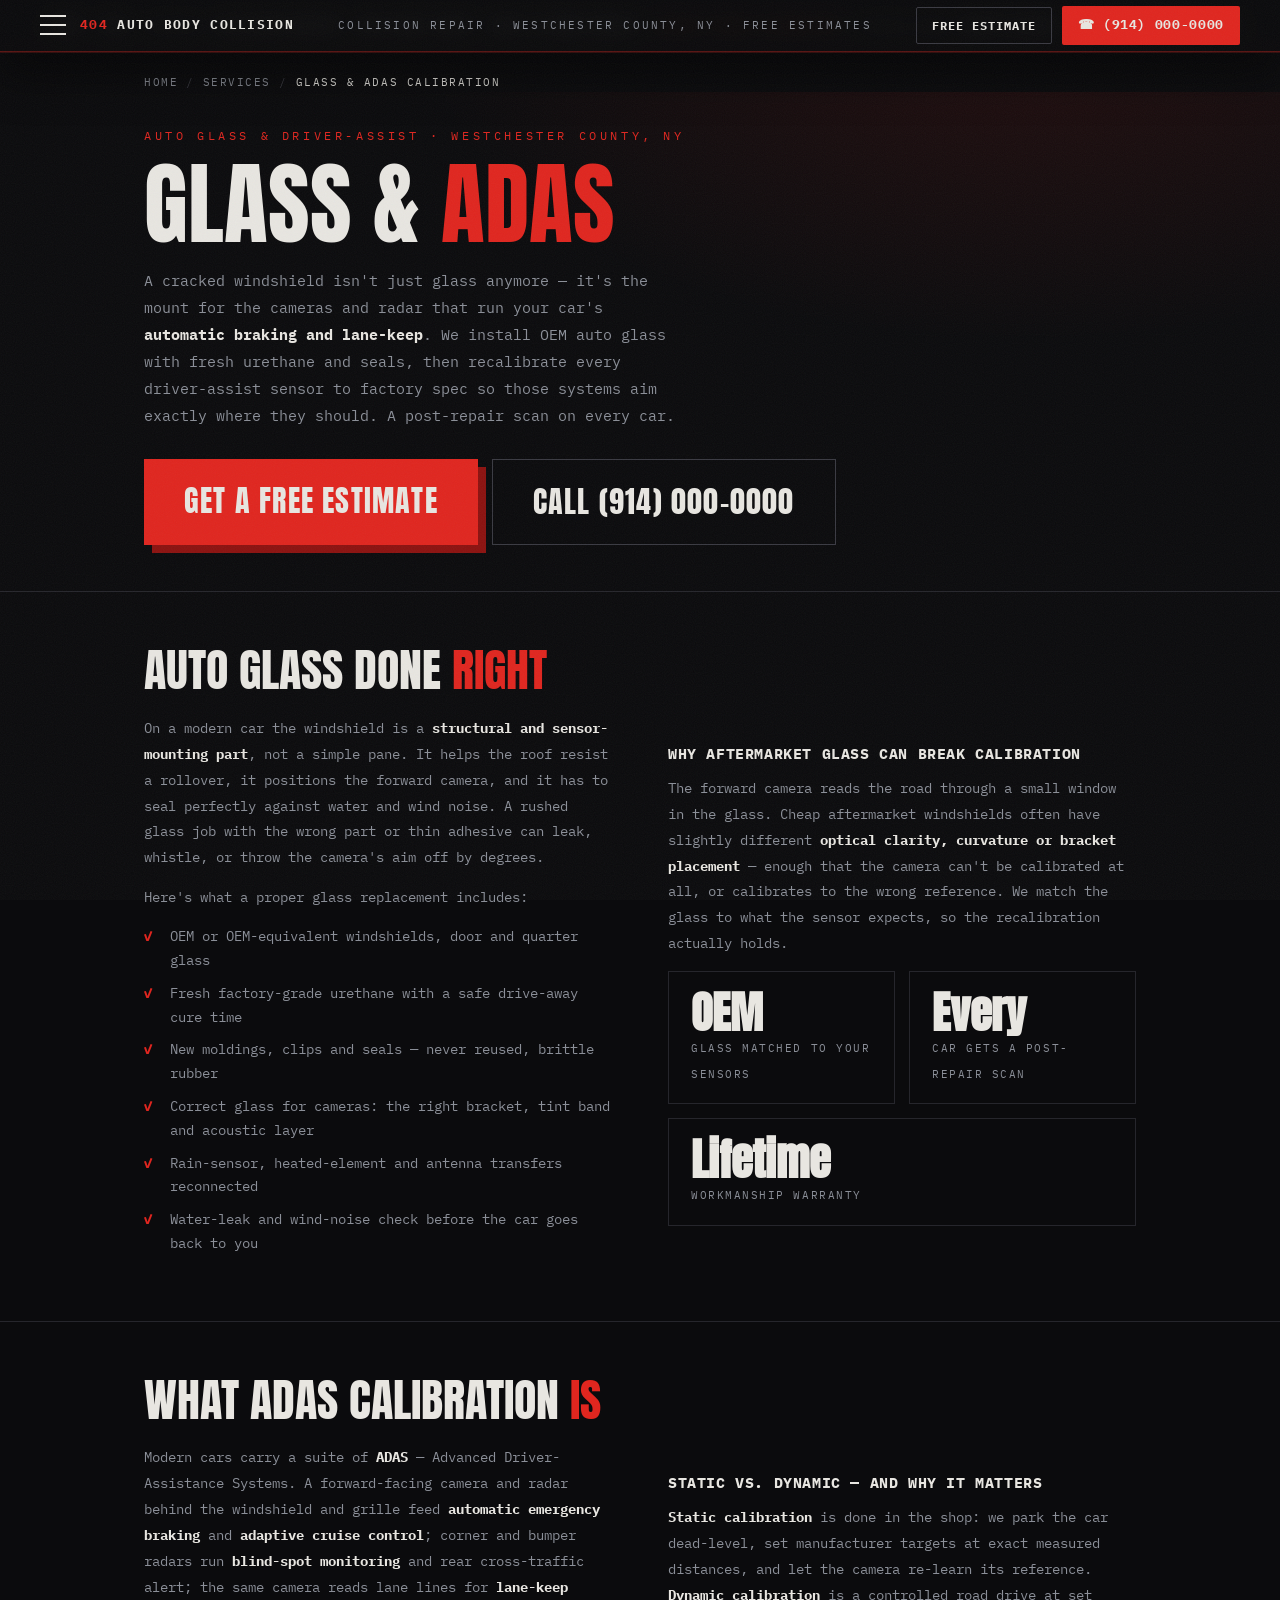
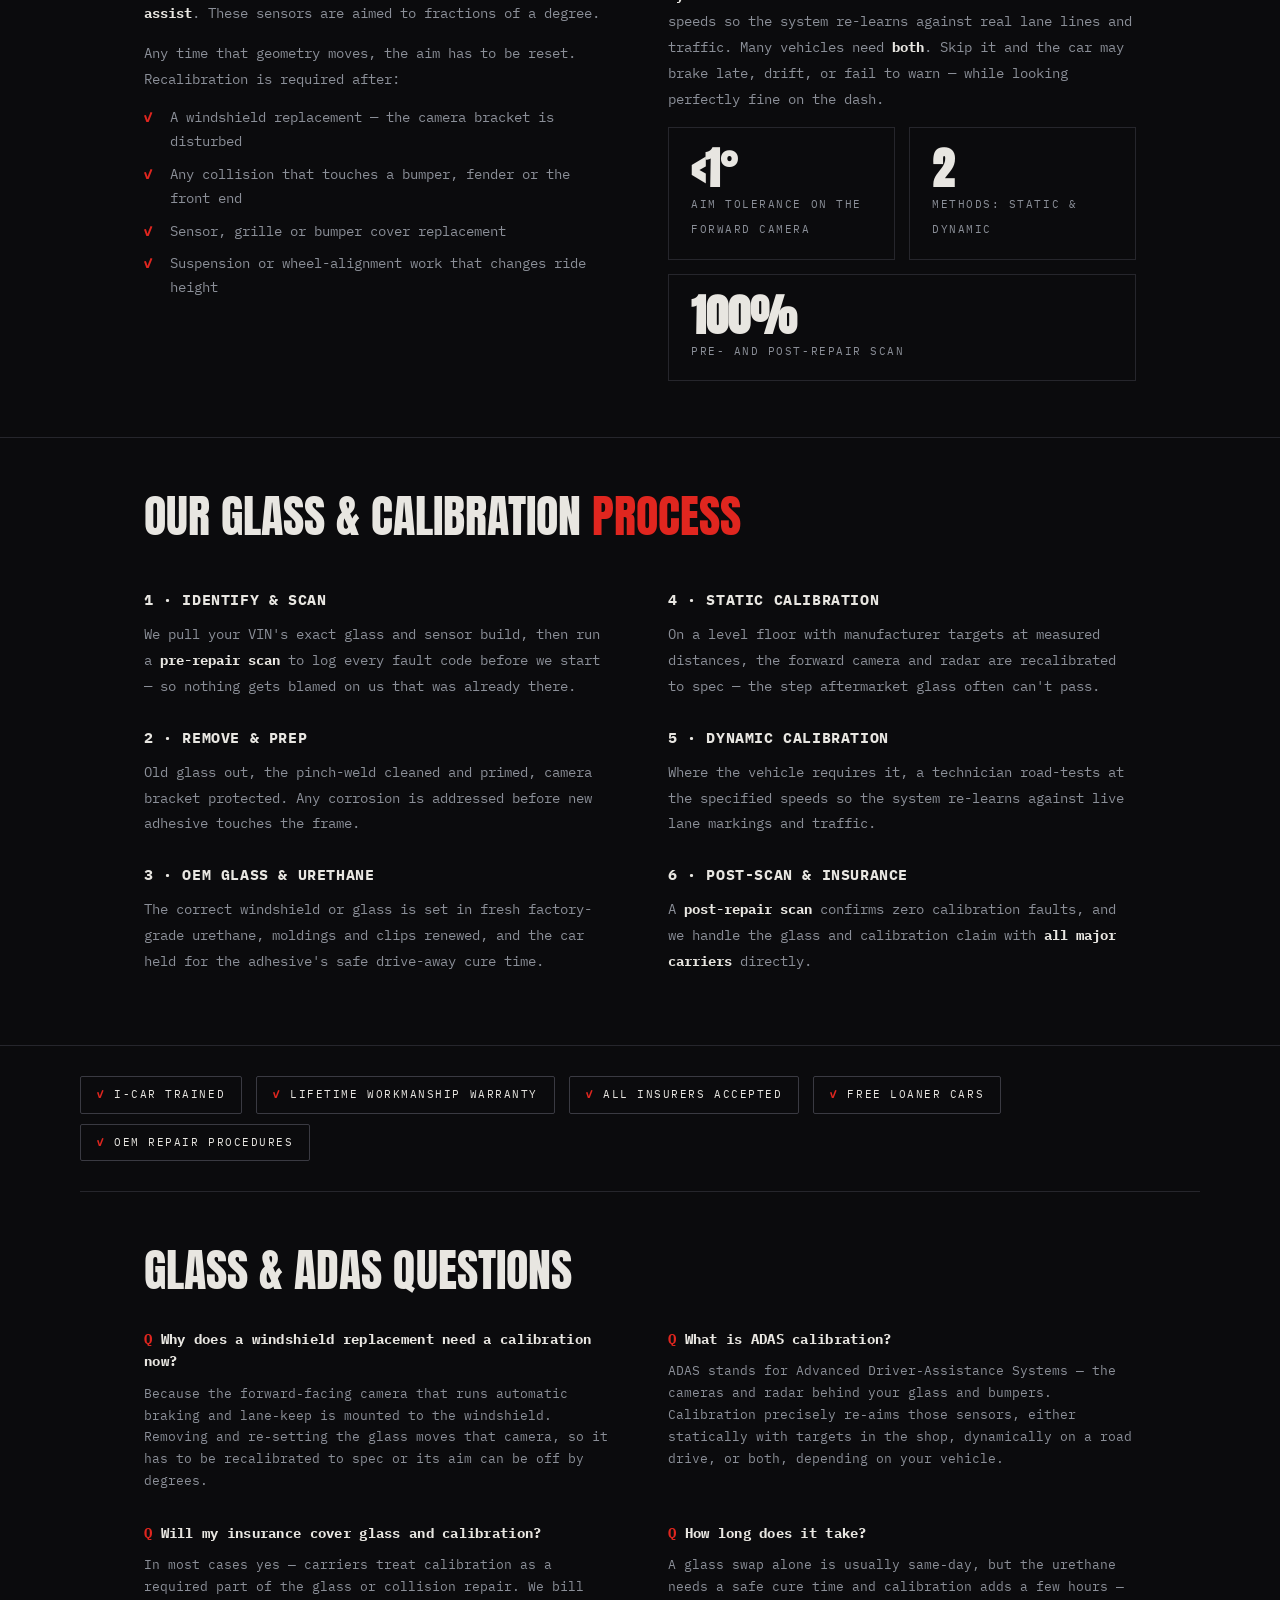
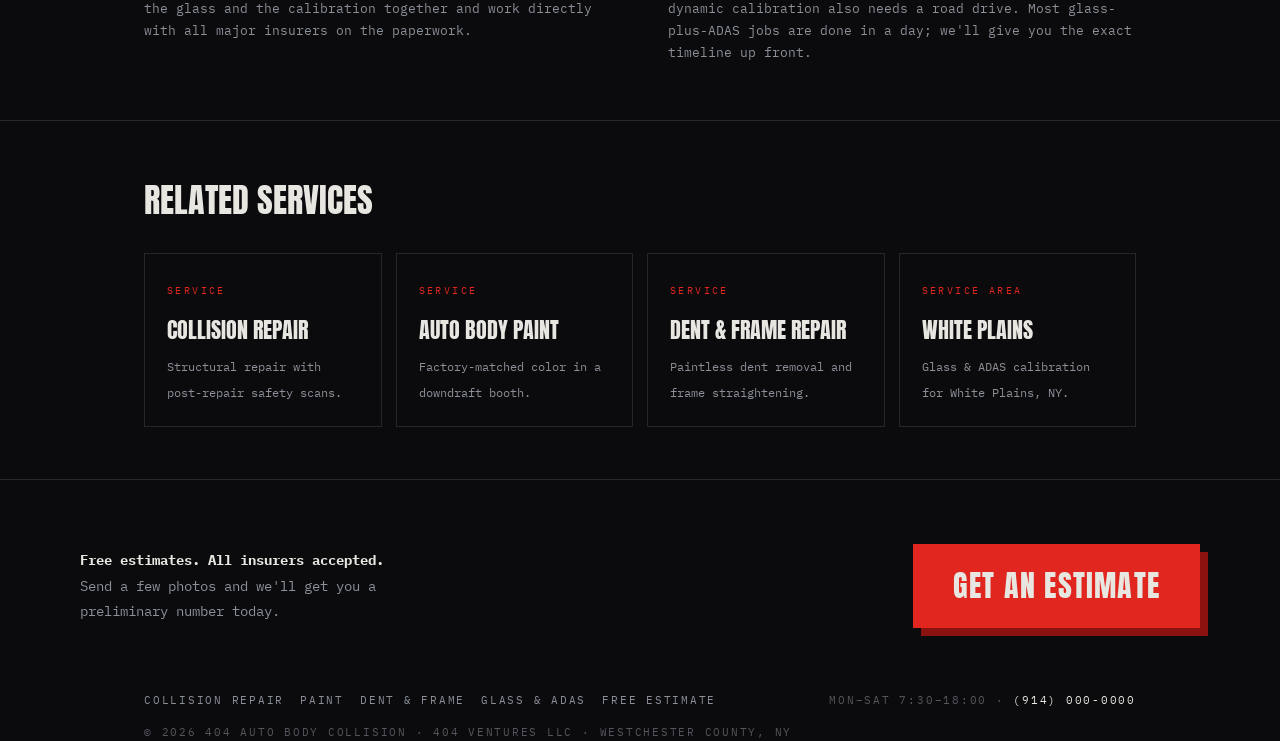
<file: services/glass-adas-calibration.html>
<!DOCTYPE html>
<html lang="en">
<head>
<meta charset="UTF-8">
<meta name="viewport" content="width=device-width, initial-scale=1.0">
<title>Auto Glass & ADAS Calibration in Westchester County, NY — 404 Auto Body Collision</title>
<meta name="description" content="OEM auto glass and windshield replacement plus ADAS calibration in Westchester County, NY. New urethane and seals, static and dynamic camera and radar recalibration, and a post-repair scan on every car. Free estimates, all insurers accepted, lifetime workmanship warranty.">
<link rel="canonical" href="https://404autobody.com/services/glass-adas-calibration.html">
<meta name="robots" content="noindex,follow">
<meta property="og:type" content="website">
<meta property="og:title" content="Auto Glass & ADAS Calibration in Westchester County, NY — 404 Auto Body Collision">
<meta property="og:description" content="OEM windshield and auto glass replacement with static and dynamic ADAS recalibration so automatic braking and lane-keep aim right. Free estimates, all insurers accepted.">
<meta property="og:url" content="https://404autobody.com/services/glass-adas-calibration.html">
<meta property="og:image" content="https://404autobody.com/img/stage_4.jpg">
<meta name="twitter:card" content="summary_large_image">
<link rel="icon" href="../favicon.ico" sizes="32x32">
<link rel="apple-touch-icon" href="../img/favicon-180.png">
<link rel="preconnect" href="https://fonts.googleapis.com">
<link rel="preconnect" href="https://fonts.gstatic.com" crossorigin>
<link href="https://fonts.googleapis.com/css2?family=Anton&family=IBM+Plex+Mono:wght@400;500;700&display=swap" rel="stylesheet">
<link rel="stylesheet" href="../css/site.css">
<script type="application/ld+json">
{"@context":"https://schema.org","@type":"Service","serviceType":"Auto Glass & ADAS Calibration",
"provider":{"@type":"AutoBodyShop","name":"404 Auto Body Collision","telephone":"REPLACE_BEFORE_LAUNCH","url":"https://404autobody.com/"},
"areaServed":[{"@type":"AdministrativeArea","name":"Westchester County, NY"}],
"url":"https://404autobody.com/services/glass-adas-calibration.html","description":"OEM windshield and auto glass replacement with new urethane and seals, plus static and dynamic ADAS camera and radar recalibration and a post-repair safety scan on every vehicle."}
</script>
<script type="application/ld+json">
{"@context":"https://schema.org","@type":"BreadcrumbList","itemListElement":[
{"@type":"ListItem","position":1,"name":"Home","item":"https://404autobody.com/"},
{"@type":"ListItem","position":2,"name":"Services","item":"https://404autobody.com/#services"},
{"@type":"ListItem","position":3,"name":"Glass & ADAS Calibration","item":"https://404autobody.com/services/glass-adas-calibration.html"}]}
</script>
</head>
<body>

<header class="topbar">
  <div class="tb-left">
    <button class="burger" id="navToggle" aria-label="Open menu" aria-expanded="false" aria-controls="navDrawer"><span></span><span></span><span></span></button>
    <a class="tb-brand" href="../index.html" aria-label="404 Auto Body Collision"><span class="tb-404">404</span><span class="tb-name">&nbsp;Auto Body Collision</span></a>
  </div>
  <div class="tb-mid">Collision Repair · Westchester County, NY · Free Estimates</div>
  <div class="tb-right"><a class="tb-est" href="../estimate.html">Free Estimate</a><a class="tb-call" href="tel:+19140000000"><span aria-hidden="true">&#9742;</span> (914)&nbsp;000-0000</a></div>
</header>
<div class="nav-backdrop" id="navBackdrop"></div>
<aside class="nav-drawer" id="navDrawer" aria-hidden="true" aria-label="Site menu">
  <a class="nd-head" href="../index.html"><span class="tb-404">404</span> Auto Body Collision</a>
  <nav>
    <a class="nd-link" href="../index.html">Home</a>
    <a class="nd-link" href="../index.html#faq">FAQ</a>
    <div class="nd-group">Services</div>
    <a class="nd-link" href="../services/collision-repair.html">Collision Repair</a>
    <a class="nd-link" href="../services/auto-body-paint.html">Auto Body Paint</a>
    <a class="nd-link" href="../services/dent-frame-repair.html">Dent &amp; Frame Repair</a>
    <a class="nd-link" href="../services/glass-adas-calibration.html" aria-current="page">Glass &amp; ADAS Calibration</a>
    <div class="nd-group">Service Areas</div>
    <a class="nd-link" href="../areas/white-plains.html">White Plains</a>
    <a class="nd-link" href="../areas/yonkers.html">Yonkers</a>
    <a class="nd-link" href="../areas/new-rochelle.html">New Rochelle</a>
    <a class="nd-link" href="../areas/mount-vernon.html">Mount Vernon</a>
  </nav>
  <a class="nd-cta" href="../estimate.html">Get a Free Estimate</a>
</aside>

<main>
  <div class="wrap">
    <nav class="crumbs" aria-label="Breadcrumb">
      <a href="../index.html">Home</a><span class="sep">/</span><a href="../index.html#services">Services</a><span class="sep">/</span><span aria-current="page">Glass &amp; ADAS Calibration</span>
    </nav>
  </div>

  <section class="page-hero">
    <div class="wrap">
      <p class="page-kicker">Auto Glass &amp; Driver-Assist · Westchester County, NY</p>
      <h1>Glass &amp; <span>ADAS</span></h1>
      <p class="page-lead">A cracked windshield isn't just glass anymore — it's the mount for the cameras and radar that run your car's <b>automatic braking and lane-keep</b>. We install OEM auto glass with fresh urethane and seals, then recalibrate every driver-assist sensor to factory spec so those systems aim exactly where they should. A post-repair scan on every car.</p>
      <div class="hero-actions">
        <a class="btn" href="../estimate.html">Get a Free Estimate</a>
        <a class="btn ghost" href="tel:+19140000000">Call (914) 000-0000</a>
      </div>
    </div>
  </section>

  <section class="section">
    <div class="wrap">
      <h2>Auto glass done <span>right</span></h2>
      <div class="prose-2">
        <div>
          <p>On a modern car the windshield is a <b>structural and sensor-mounting part</b>, not a simple pane. It helps the roof resist a rollover, it positions the forward camera, and it has to seal perfectly against water and wind noise. A rushed glass job with the wrong part or thin adhesive can leak, whistle, or throw the camera's aim off by degrees.</p>
          <p>Here's what a proper glass replacement includes:</p>
          <ul class="checklist">
            <li>OEM or OEM-equivalent windshields, door and quarter glass</li>
            <li>Fresh factory-grade urethane with a safe drive-away cure time</li>
            <li>New moldings, clips and seals — never reused, brittle rubber</li>
            <li>Correct glass for cameras: the right bracket, tint band and acoustic layer</li>
            <li>Rain-sensor, heated-element and antenna transfers reconnected</li>
            <li>Water-leak and wind-noise check before the car goes back to you</li>
          </ul>
        </div>
        <div>
          <h3>Why aftermarket glass can break calibration</h3>
          <p>The forward camera reads the road through a small window in the glass. Cheap aftermarket windshields often have slightly different <b>optical clarity, curvature or bracket placement</b> — enough that the camera can't be calibrated at all, or calibrates to the wrong reference. We match the glass to what the sensor expects, so the recalibration actually holds.</p>
          <div class="stats">
            <div class="stat"><b>OEM</b><span>glass matched to your sensors</span></div>
            <div class="stat"><b>Every</b><span>car gets a post-repair scan</span></div>
            <div class="stat"><b>Lifetime</b><span>workmanship warranty</span></div>
          </div>
        </div>
      </div>
    </div>
  </section>

  <section class="section">
    <div class="wrap">
      <h2>What ADAS calibration <span>is</span></h2>
      <div class="prose-2">
        <div>
          <p>Modern cars carry a suite of <b>ADAS</b> — Advanced Driver-Assistance Systems. A forward-facing camera and radar behind the windshield and grille feed <b>automatic emergency braking</b> and <b>adaptive cruise control</b>; corner and bumper radars run <b>blind-spot monitoring</b> and rear cross-traffic alert; the same camera reads lane lines for <b>lane-keep assist</b>. These sensors are aimed to fractions of a degree.</p>
          <p>Any time that geometry moves, the aim has to be reset. Recalibration is required after:</p>
          <ul class="checklist">
            <li>A windshield replacement — the camera bracket is disturbed</li>
            <li>Any collision that touches a bumper, fender or the front end</li>
            <li>Sensor, grille or bumper cover replacement</li>
            <li>Suspension or wheel-alignment work that changes ride height</li>
          </ul>
        </div>
        <div>
          <h3>Static vs. dynamic — and why it matters</h3>
          <p><b>Static calibration</b> is done in the shop: we park the car dead-level, set manufacturer targets at exact measured distances, and let the camera re-learn its reference. <b>Dynamic calibration</b> is a controlled road drive at set speeds so the system re-learns against real lane lines and traffic. Many vehicles need <b>both</b>. Skip it and the car may brake late, drift, or fail to warn — while looking perfectly fine on the dash.</p>
          <div class="stats">
            <div class="stat"><b>&lt;1°</b><span>aim tolerance on the forward camera</span></div>
            <div class="stat"><b>2</b><span>methods: static &amp; dynamic</span></div>
            <div class="stat"><b>100%</b><span>pre- and post-repair scan</span></div>
          </div>
        </div>
      </div>
    </div>
  </section>

  <section class="section">
    <div class="wrap">
      <h2>Our glass &amp; calibration <span>process</span></h2>
      <div class="prose-2">
        <div>
          <h3>1 · Identify &amp; scan</h3>
          <p>We pull your VIN's exact glass and sensor build, then run a <b>pre-repair scan</b> to log every fault code before we start — so nothing gets blamed on us that was already there.</p>
          <h3>2 · Remove &amp; prep</h3>
          <p>Old glass out, the pinch-weld cleaned and primed, camera bracket protected. Any corrosion is addressed before new adhesive touches the frame.</p>
          <h3>3 · OEM glass &amp; urethane</h3>
          <p>The correct windshield or glass is set in fresh factory-grade urethane, moldings and clips renewed, and the car held for the adhesive's safe drive-away cure time.</p>
        </div>
        <div>
          <h3>4 · Static calibration</h3>
          <p>On a level floor with manufacturer targets at measured distances, the forward camera and radar are recalibrated to spec — the step aftermarket glass often can't pass.</p>
          <h3>5 · Dynamic calibration</h3>
          <p>Where the vehicle requires it, a technician road-tests at the specified speeds so the system re-learns against live lane markings and traffic.</p>
          <h3>6 · Post-scan &amp; insurance</h3>
          <p>A <b>post-repair scan</b> confirms zero calibration faults, and we handle the glass and calibration claim with <b>all major carriers</b> directly.</p>
        </div>
      </div>
    </div>
  </section>

  <ul class="trust wrap">
    <li>I-CAR Trained</li><li>Lifetime Workmanship Warranty</li><li>All Insurers Accepted</li>
    <li>Free Loaner Cars</li><li>OEM Repair Procedures</li>
  </ul>

  <section class="faq" id="faq">
    <div class="wrap">
      <h2 class="faq-head">Glass &amp; ADAS questions</h2>
      <div class="faq-grid">
        <div class="faq-item"><h3>Why does a windshield replacement need a calibration now?</h3><p>Because the forward-facing camera that runs automatic braking and lane-keep is mounted to the windshield. Removing and re-setting the glass moves that camera, so it has to be recalibrated to spec or its aim can be off by degrees.</p></div>
        <div class="faq-item"><h3>What is ADAS calibration?</h3><p>ADAS stands for Advanced Driver-Assistance Systems — the cameras and radar behind your glass and bumpers. Calibration precisely re-aims those sensors, either statically with targets in the shop, dynamically on a road drive, or both, depending on your vehicle.</p></div>
        <div class="faq-item"><h3>Will my insurance cover glass and calibration?</h3><p>In most cases yes — carriers treat calibration as a required part of the glass or collision repair. We bill the glass and the calibration together and work directly with all major insurers on the paperwork.</p></div>
        <div class="faq-item"><h3>How long does it take?</h3><p>A glass swap alone is usually same-day, but the urethane needs a safe cure time and calibration adds a few hours — dynamic calibration also needs a road drive. Most glass-plus-ADAS jobs are done in a day; we'll give you the exact timeline up front.</p></div>
      </div>
    </div>
  </section>

  <section class="related">
    <div class="wrap">
      <h2>Related services</h2>
      <div class="rel-grid">
        <a class="rel-card" href="../services/collision-repair.html"><span class="rk">Service</span><b>Collision Repair</b><span>Structural repair with post-repair safety scans.</span></a>
        <a class="rel-card" href="../services/auto-body-paint.html"><span class="rk">Service</span><b>Auto Body Paint</b><span>Factory-matched color in a downdraft booth.</span></a>
        <a class="rel-card" href="../services/dent-frame-repair.html"><span class="rk">Service</span><b>Dent &amp; Frame Repair</b><span>Paintless dent removal and frame straightening.</span></a>
        <a class="rel-card" href="../areas/white-plains.html"><span class="rk">Service Area</span><b>White Plains</b><span>Glass &amp; ADAS calibration for White Plains, NY.</span></a>
      </div>
    </div>
  </section>

  <section class="cta-band wrap">
    <p class="line"><b>Free estimates. All insurers accepted.</b><br>Send a few photos and we'll get you a preliminary number today.</p>
    <a class="btn" href="../estimate.html">Get an Estimate</a>
  </section>

  <footer class="wrap">
    <div>
      <div class="foot-nav">
        <a href="../services/collision-repair.html">Collision Repair</a>
        <a href="../services/auto-body-paint.html">Paint</a>
        <a href="../services/dent-frame-repair.html">Dent &amp; Frame</a>
        <a href="../services/glass-adas-calibration.html">Glass &amp; ADAS</a>
        <a href="../estimate.html">Free Estimate</a>
      </div>
      <p style="margin-top:14px">© 2026 404 Auto Body Collision · 404 Ventures LLC · Westchester County, NY</p>
    </div>
    <span>Mon–Sat 7:30–18:00 · <a href="tel:+19140000000">(914) 000-0000</a></span>
  </footer>
</main>

<script src="../js/nav.js"></script>
</body>
</html>
</file>
<file: css/site.css>
/* ============================================================
   404 Auto Body Collision — shared site styles
   Used by every page EXCEPT the animated home (index.html keeps
   its own inline styles for the canvas). Keep visual tokens in
   sync with index.html.
   ============================================================ */
:root{
  --ink:#0b0b0d; --ink2:#121216; --steel:#8b8f98; --bone:#e8e6e1;
  --red:#e0261f; --red-deep:#8c1210;
  --mono:'IBM Plex Mono', ui-monospace, monospace;
  --display:'Anton', 'Arial Narrow', Impact, sans-serif;
}
*{margin:0;padding:0;box-sizing:border-box}
body{background:var(--ink);color:var(--bone);font-family:var(--mono);overflow-x:hidden;line-height:1.6}
::selection{background:var(--red);color:var(--bone)}
img{max-width:100%;display:block}
a{color:var(--red)}
body::after{content:"";position:fixed;inset:0;pointer-events:none;z-index:50;opacity:.05;
  background-image:url("data:image/svg+xml,%3Csvg xmlns='http://www.w3.org/2000/svg' width='120' height='120'%3E%3Cfilter id='n'%3E%3CfeTurbulence type='fractalNoise' baseFrequency='0.9' numOctaves='2'/%3E%3C/filter%3E%3Crect width='120' height='120' filter='url(%23n)' opacity='1'/%3E%3C/svg%3E")}
.tape{height:14px;width:100%;background:repeating-linear-gradient(-45deg,var(--red) 0 18px,var(--ink) 18px 36px);opacity:.85}
.sr-only{position:absolute;width:1px;height:1px;margin:-1px;padding:0;overflow:hidden;clip:rect(0 0 0 0);white-space:nowrap;border:0}

/* ---- burger + slide-out nav drawer ---- */
.tb-left{display:flex;align-items:center;gap:14px}
.burger{width:26px;height:20px;position:relative;background:none;border:0;padding:0;cursor:pointer;flex:0 0 auto}
.burger span{position:absolute;left:0;width:100%;height:2px;background:var(--bone);transition:transform .28s ease, opacity .2s ease}
.burger span:nth-child(1){top:0}.burger span:nth-child(2){top:9px}.burger span:nth-child(3){top:18px}
body.nav-open .burger span:nth-child(1){transform:translateY(9px) rotate(45deg)}
body.nav-open .burger span:nth-child(2){opacity:0}
body.nav-open .burger span:nth-child(3){transform:translateY(-9px) rotate(-45deg)}
.burger:focus-visible{outline:2px solid var(--bone);outline-offset:4px}
/* transparent click-catcher (no dim, so the hero stays visible) */
.nav-backdrop{position:fixed;inset:0;z-index:43;background:transparent;pointer-events:none}
body.nav-open .nav-backdrop{pointer-events:auto}
/* compact dropdown that rolls DOWN from under the action bar */
.nav-drawer{position:fixed;top:52px;left:0;right:0;z-index:44;
  display:flex;align-items:center;
  padding:9px clamp(14px,4vw,40px);max-height:calc(100vh - 52px);overflow-y:auto;
  background:rgba(11,11,13,.95);backdrop-filter:blur(14px);-webkit-backdrop-filter:blur(14px);
  border-bottom:1px solid rgba(224,38,31,.45);box-shadow:0 22px 44px rgba(0,0,0,.55);
  transform:translateY(-100%);transition:transform .32s cubic-bezier(.4,0,.2,1)}
body.nav-open .nav-drawer{transform:translateY(0)}
.nd-head{display:none}
/* single line on desktop — scrolls horizontally if it can't all fit */
.nav-drawer nav{display:flex;flex-wrap:nowrap;align-items:center;gap:1px;
  flex:1;min-width:0;overflow-x:auto;scrollbar-width:none}
.nav-drawer nav::-webkit-scrollbar{display:none}
/* mobile: wrap into a normal stacked menu instead of a hidden side-scroll */
@media (max-width:640px){
  .nav-drawer nav{flex-wrap:wrap;overflow-x:visible;gap:2px}
  .nav-drawer .nd-group{flex-basis:100%;border-left:0;margin-left:0;padding:12px 4px 3px}
  .nav-drawer .nd-link{padding:9px 8px;font-size:12px}
}
.nd-link{flex:0 0 auto;font-family:var(--mono);font-size:11px;letter-spacing:.05em;text-transform:uppercase;color:var(--bone);
  text-decoration:none;padding:7px 10px;border-radius:2px;white-space:nowrap;transition:background .15s ease, color .15s ease}
.nd-link:hover{background:rgba(224,38,31,.16);color:#fff}
.nd-link[aria-current="page"]{color:var(--red)}
.nd-group{flex:0 0 auto;font-family:var(--mono);font-size:9px;letter-spacing:.18em;text-transform:uppercase;color:var(--steel);
  padding:0 3px 0 9px;margin-left:5px;border-left:1px solid #3a3a42;white-space:nowrap}
.nd-cta{display:none}   /* moved up into the action bar next to the phone */
.nd-link:focus-visible{outline:2px solid var(--bone);outline-offset:2px}

/* ---- action bar ---- */
.topbar{position:fixed;top:0;left:0;right:0;z-index:45;height:52px;display:flex;align-items:center;
  justify-content:space-between;gap:16px;padding:0 clamp(14px,4vw,40px);
  background:rgba(11,11,13,.82);backdrop-filter:blur(10px);-webkit-backdrop-filter:blur(10px);
  border-bottom:1px solid rgba(224,38,31,.35);font-family:var(--mono);text-transform:uppercase}
.tb-brand{font-weight:700;font-size:13px;letter-spacing:.1em;color:var(--bone);text-decoration:none;white-space:nowrap}
.tb-404{color:var(--red)}
.tb-mid{font-size:11px;letter-spacing:.2em;color:var(--steel);white-space:nowrap;overflow:hidden;text-overflow:ellipsis}
.tb-right{display:flex;align-items:center;gap:10px}
.tb-est{font-family:var(--mono);font-weight:700;font-size:12px;letter-spacing:.08em;text-transform:uppercase;
  color:var(--bone);text-decoration:none;border:1px solid #3a3a42;padding:8px 15px;border-radius:2px;white-space:nowrap}
.tb-est:hover{border-color:var(--red);color:#fff}
.tb-call{font-weight:700;font-size:13px;letter-spacing:.05em;color:var(--bone);text-decoration:none;
  background:var(--red);padding:9px 16px;border-radius:2px;white-space:nowrap}
.tb-call:hover{filter:brightness(1.08)}
.tb-est:focus-visible,.tb-call:focus-visible,.tb-brand:focus-visible{outline:2px solid var(--bone);outline-offset:3px}
@media (max-width:820px){ .tb-mid{display:none} }
@media (max-width:640px){ .tb-name{display:none} }   /* keep just "404" so the phone always fits */
@media (max-width:560px){ .tb-est{display:none} .tb-call{padding:8px 12px;font-size:12px} }

/* ---- page shell ---- */
main{padding-top:52px}
.wrap{max-width:1120px;margin:0 auto;padding:0 clamp(20px,5vw,64px)}

/* breadcrumb */
.crumbs{font-size:11px;letter-spacing:.14em;text-transform:uppercase;color:var(--steel);padding:22px 0 0}
.crumbs a{color:var(--steel);text-decoration:none}
.crumbs a:hover{color:var(--bone)}
.crumbs span[aria-current]{color:var(--bone)}
.crumbs .sep{color:#3a3a42;margin:0 8px}

/* page hero */
.page-hero{padding:34px 0 46px;border-bottom:1px solid #26262c;
  background:radial-gradient(1000px 500px at 80% -10%, rgba(224,38,31,.10), transparent 60%)}
.page-kicker{font-size:12px;letter-spacing:.3em;text-transform:uppercase;color:var(--red);margin-bottom:18px}
.page-hero h1{font-family:var(--display);font-weight:400;text-transform:uppercase;
  font-size:clamp(38px,7vw,92px);line-height:.92}
.page-hero h1 span{color:var(--red)}
.page-lead{max-width:60ch;margin-top:22px;color:var(--steel);font-size:15px;line-height:1.8}
.page-lead b{color:var(--bone)}
.hero-actions{display:flex;flex-wrap:wrap;gap:14px;margin-top:30px}

/* prose sections */
.section{padding:56px 0;border-bottom:1px solid #26262c}
.section h2{font-family:var(--display);font-weight:400;text-transform:uppercase;
  font-size:clamp(26px,4vw,46px);line-height:.95;margin-bottom:24px}
.section h2 span{color:var(--red)}
.section h3{font-family:var(--mono);font-weight:700;font-size:15px;letter-spacing:.04em;text-transform:uppercase;
  color:var(--bone);margin:26px 0 10px}
.section p{color:var(--steel);font-size:14px;line-height:1.85;max-width:70ch;margin-bottom:14px}
.section p b{color:var(--bone)}
.prose-2{display:grid;grid-template-columns:1fr 1fr;gap:34px 56px}
.checklist{list-style:none;margin:8px 0 6px}
.checklist li{color:var(--steel);font-size:14px;line-height:1.7;padding-left:26px;position:relative;margin-bottom:9px}
.checklist li::before{content:"✓";position:absolute;left:0;color:var(--red);font-weight:700}

/* stat row */
.stats{display:flex;flex-wrap:wrap;gap:14px;margin-top:8px}
.stat{border:1px solid #26262c;padding:18px 22px;flex:1 1 160px}
.stat b{display:block;font-family:var(--display);font-size:clamp(28px,4vw,44px);color:var(--bone);line-height:1}
.stat span{font-size:11px;letter-spacing:.14em;text-transform:uppercase;color:var(--steel)}

/* trust strip (reused) */
.trust{list-style:none;display:flex;flex-wrap:wrap;gap:10px 14px;align-items:center;padding:30px 0;border-bottom:1px solid #26262c}
.trust li{font-family:var(--mono);font-size:11px;letter-spacing:.14em;text-transform:uppercase;color:var(--bone);
  padding:9px 16px;border:1px solid #3a3a42;border-radius:2px}
.trust li::before{content:"✓ ";color:var(--red);font-weight:700}

/* FAQ (reused) */
.faq{padding:56px 0;border-bottom:1px solid #26262c}
.faq-head{font-family:var(--display);font-weight:400;text-transform:uppercase;font-size:clamp(26px,4vw,46px);line-height:.95;margin-bottom:36px}
.faq-grid{display:grid;grid-template-columns:1fr 1fr;gap:30px 56px}
.faq-item h3{font-family:var(--mono);font-weight:700;font-size:14px;letter-spacing:.02em;color:var(--bone);margin-bottom:10px}
.faq-item h3::before{content:"Q ";color:var(--red)}
.faq-item p{font-size:12.5px;line-height:1.75;color:var(--steel)}

/* related links grid */
.related{padding:52px 0;border-bottom:1px solid #26262c}
.related h2{font-family:var(--display);font-weight:400;text-transform:uppercase;font-size:clamp(22px,3vw,34px);margin-bottom:26px}
.rel-grid{display:grid;grid-template-columns:repeat(auto-fill,minmax(230px,1fr));gap:14px}
.rel-card{display:block;border:1px solid #26262c;padding:22px;text-decoration:none;transition:border-color .15s, background .15s}
.rel-card:hover{border-color:var(--red);background:rgba(224,38,31,.06)}
.rel-card .rk{font-size:10px;letter-spacing:.24em;text-transform:uppercase;color:var(--red)}
.rel-card b{display:block;font-family:var(--display);font-weight:400;font-size:22px;text-transform:uppercase;color:var(--bone);margin:10px 0 6px}
.rel-card span{font-size:12px;color:var(--steel);line-height:1.6}

/* CTA band + button */
.cta-band{padding:64px 0;display:flex;flex-wrap:wrap;align-items:center;justify-content:space-between;gap:28px}
.cta-band .line{font-size:14px;color:var(--steel);max-width:46ch;line-height:1.8}
.cta-band .line b{color:var(--bone)}
.btn{font-family:var(--display);text-transform:uppercase;text-decoration:none;font-size:clamp(20px,2.6vw,30px);
  letter-spacing:.04em;color:var(--bone);background:var(--red);padding:18px 40px;display:inline-block;
  box-shadow:8px 8px 0 var(--red-deep);transition:transform .15s ease, box-shadow .15s ease}
.btn:hover{transform:translate(4px,4px);box-shadow:2px 2px 0 var(--red-deep)}
.btn.ghost{background:transparent;color:var(--bone);border:1px solid #3a3a42;box-shadow:none}
.btn.ghost:hover{border-color:var(--red);transform:none}
.btn:focus-visible,footer a:focus-visible,.hero-actions a:focus-visible{outline:2px solid var(--bone);outline-offset:3px}

/* footer */
footer{padding:40px 0 60px;font-size:11px;letter-spacing:.16em;text-transform:uppercase;color:#55555e;
  display:flex;justify-content:space-between;flex-wrap:wrap;gap:12px}
footer a{color:var(--bone);text-decoration:none}
.foot-nav{display:flex;flex-wrap:wrap;gap:16px}
.foot-nav a{color:var(--steel)}
.foot-nav a:hover{color:var(--bone)}

@media (max-width:820px){
  .prose-2{grid-template-columns:1fr;gap:0}
  .faq-grid{grid-template-columns:1fr;gap:24px}
}

/* ---- estimate form ---- */
.form-wrap{padding:44px 0 64px;border-bottom:1px solid #26262c}
.est-form{display:grid;grid-template-columns:1fr 1fr;gap:18px 22px;max-width:760px}
.est-form .full{grid-column:1 / -1}
.field label{display:block;font-size:11px;letter-spacing:.16em;text-transform:uppercase;color:var(--steel);margin-bottom:7px}
.field input,.field select,.field textarea{width:100%;background:var(--ink2);border:1px solid #3a3a42;
  color:var(--bone);font-family:var(--mono);font-size:14px;padding:12px 14px;border-radius:2px}
.field input:focus,.field select:focus,.field textarea:focus{outline:none;border-color:var(--red)}
.field textarea{min-height:120px;resize:vertical}
.field input[type=file]{padding:10px;color:var(--steel)}
.form-note{font-size:11px;color:#55555e;letter-spacing:.06em;margin-top:4px}
.form-submit{border:0;cursor:pointer}
@media (max-width:640px){ .est-form{grid-template-columns:1fr} }
</file>
